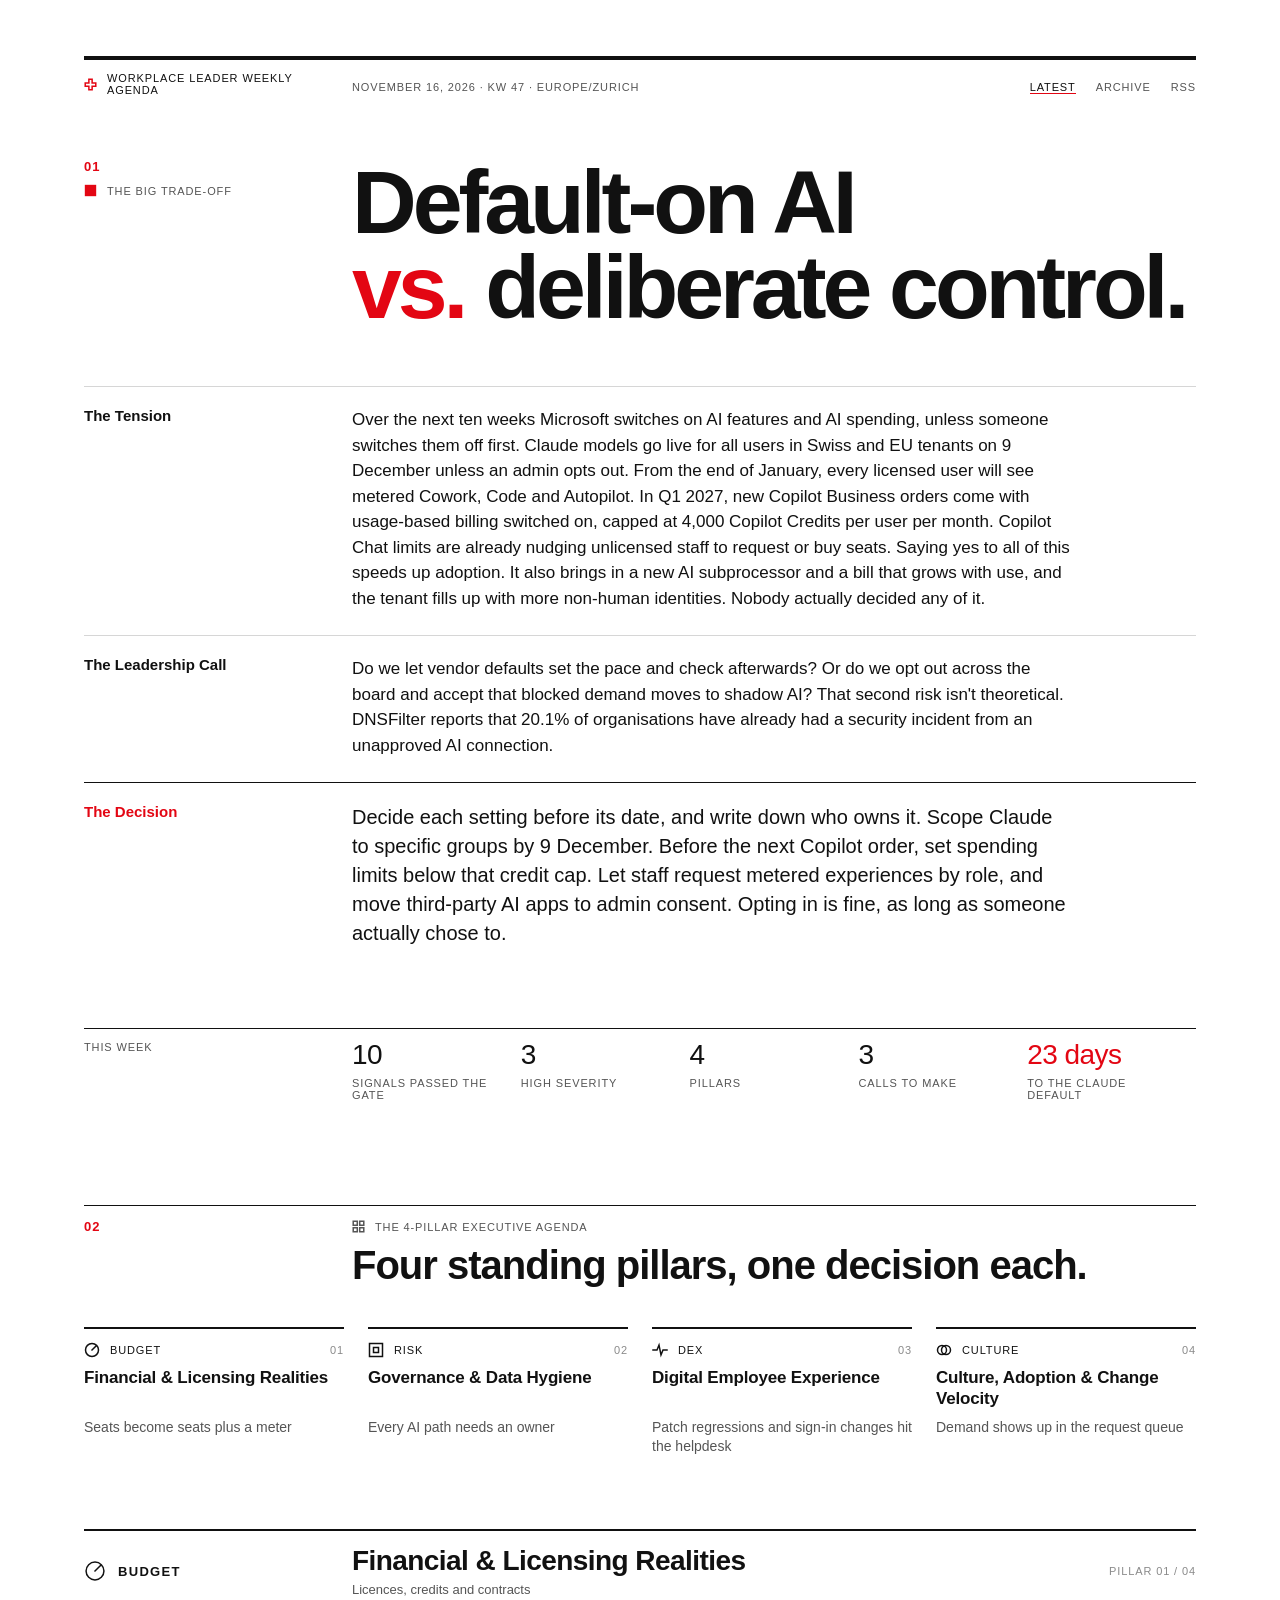
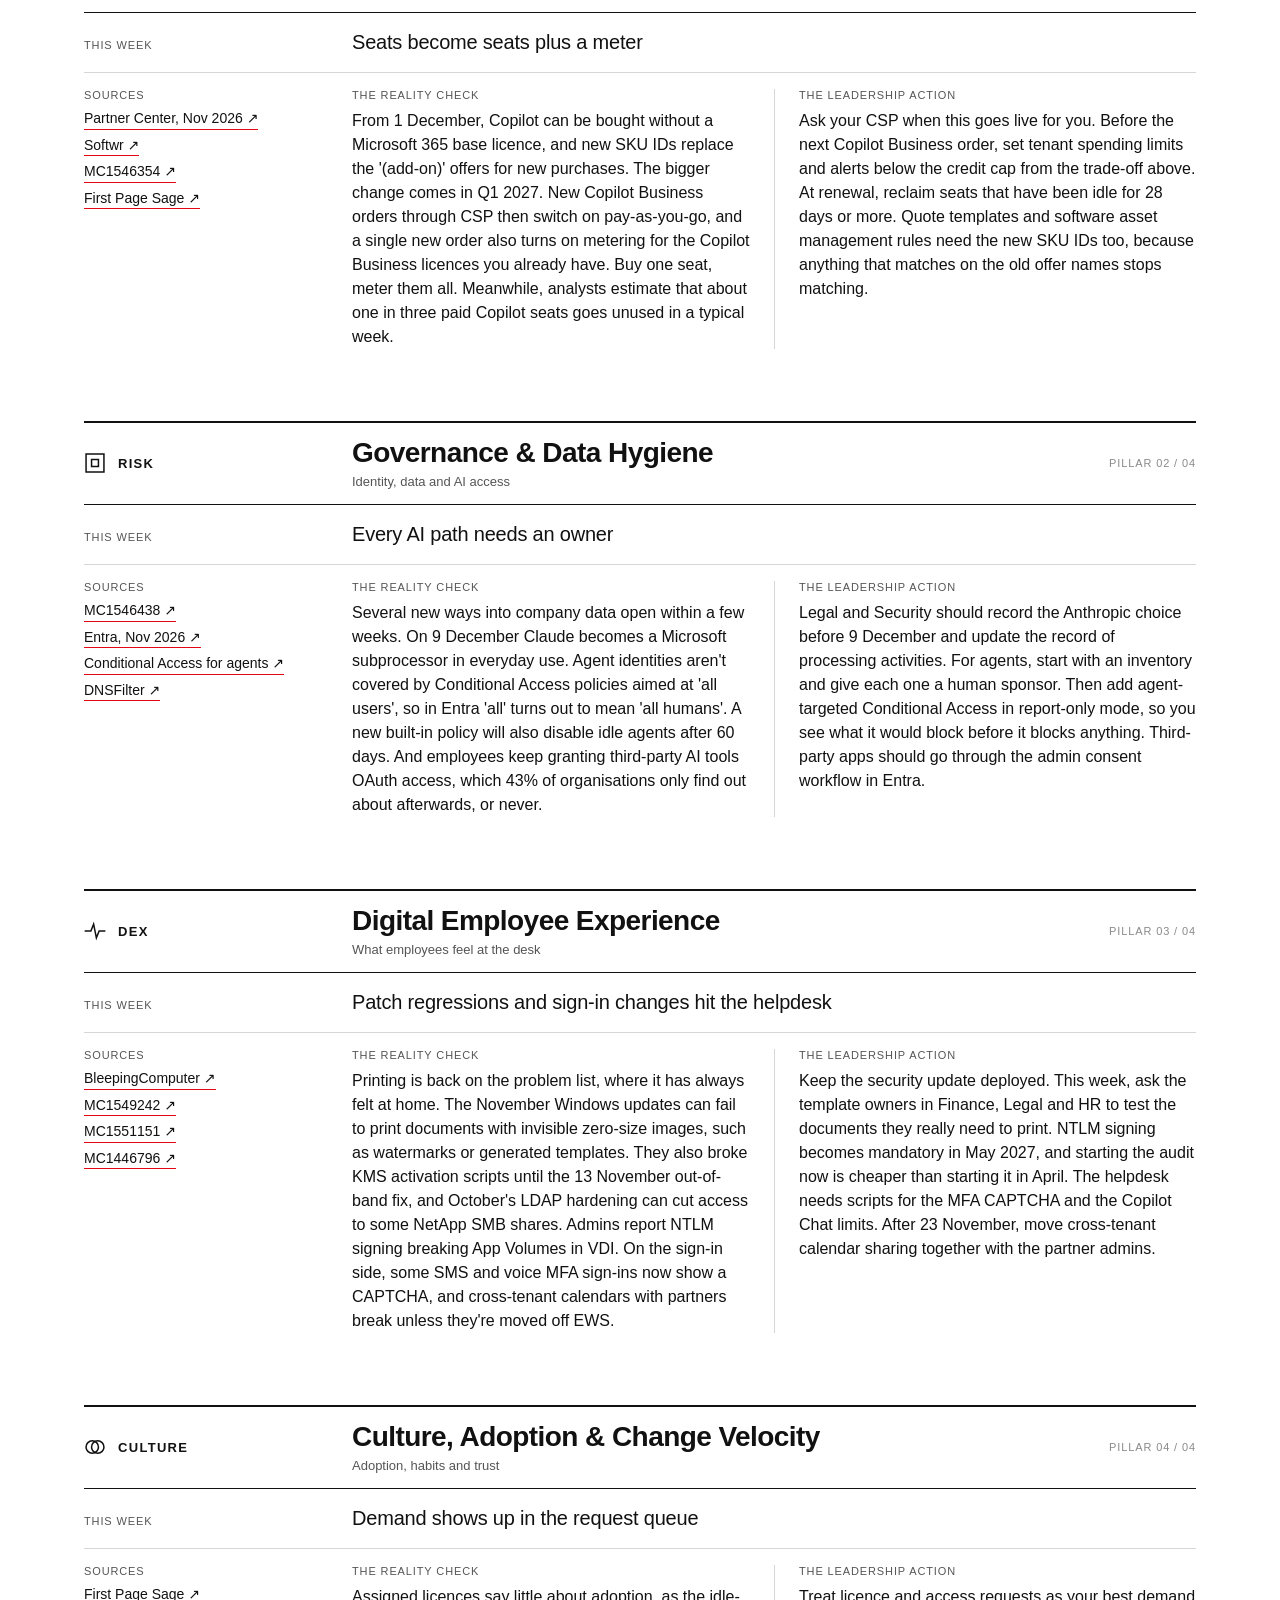
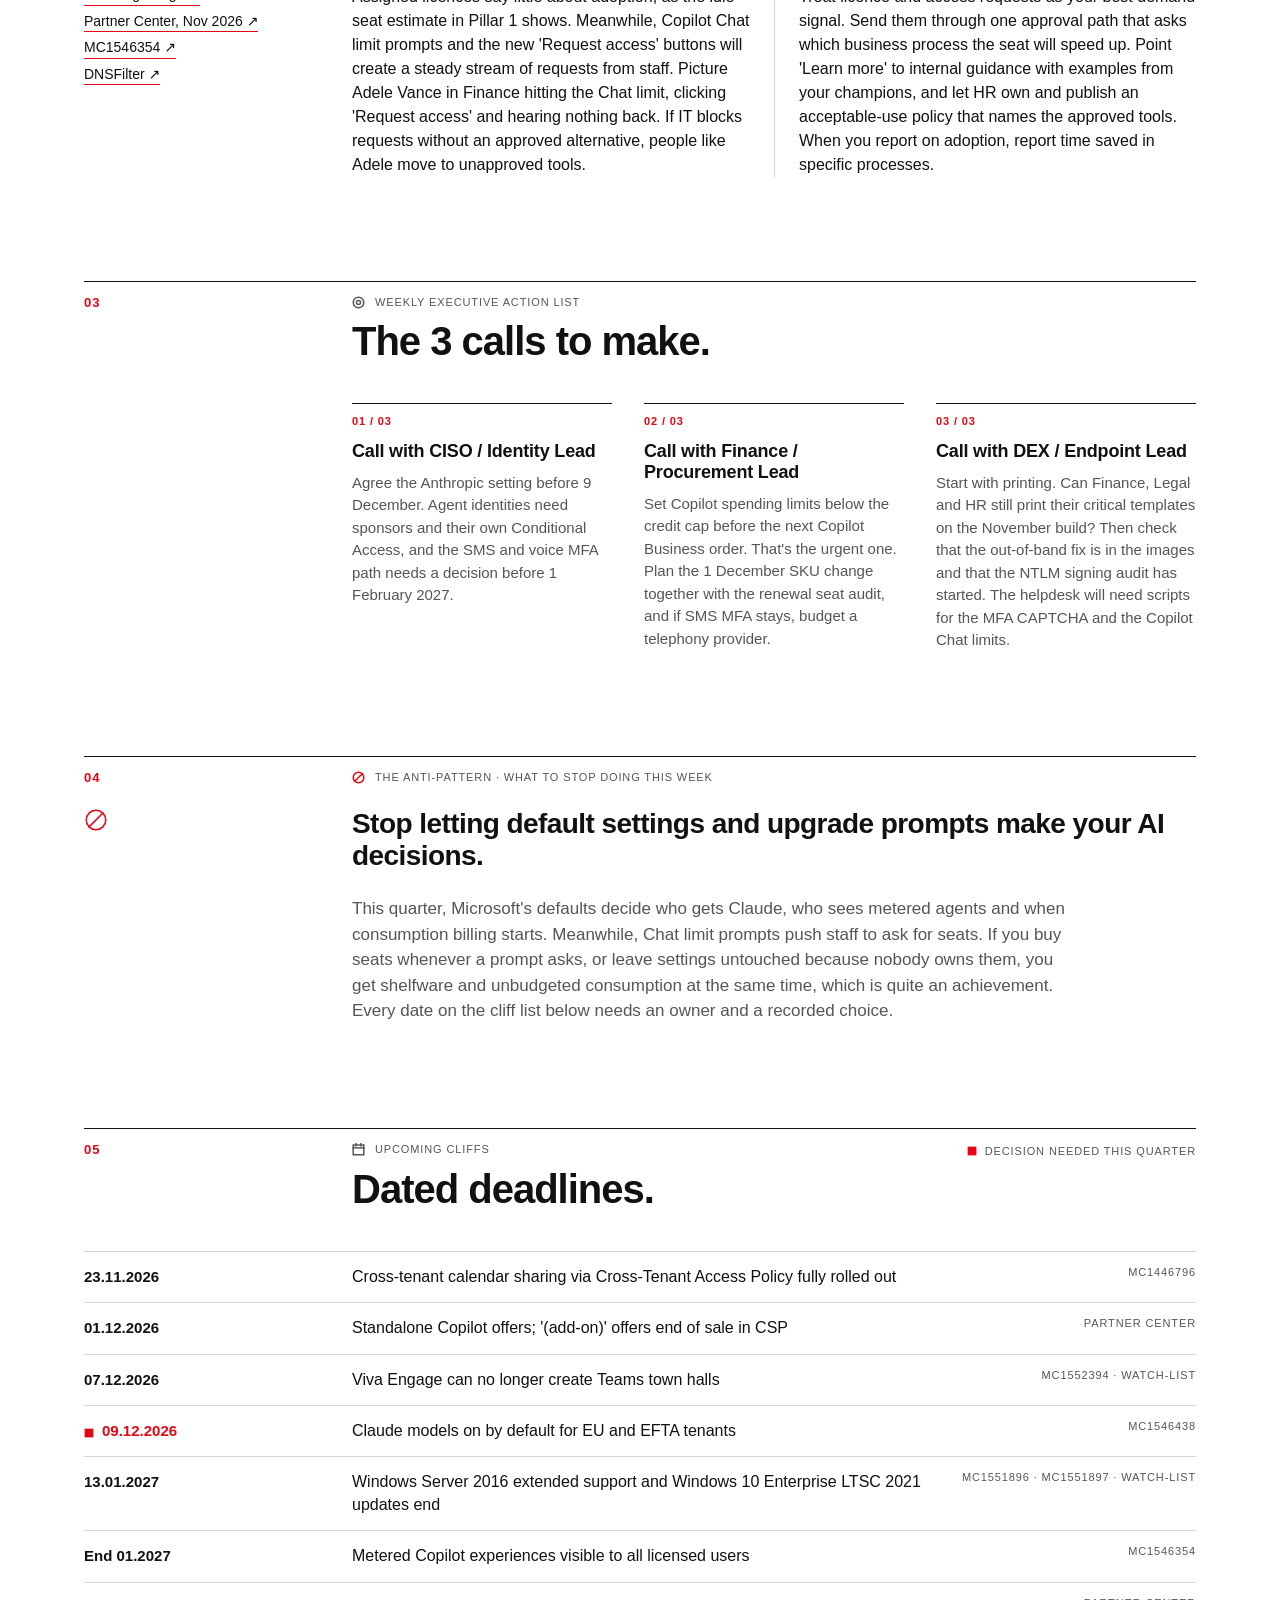
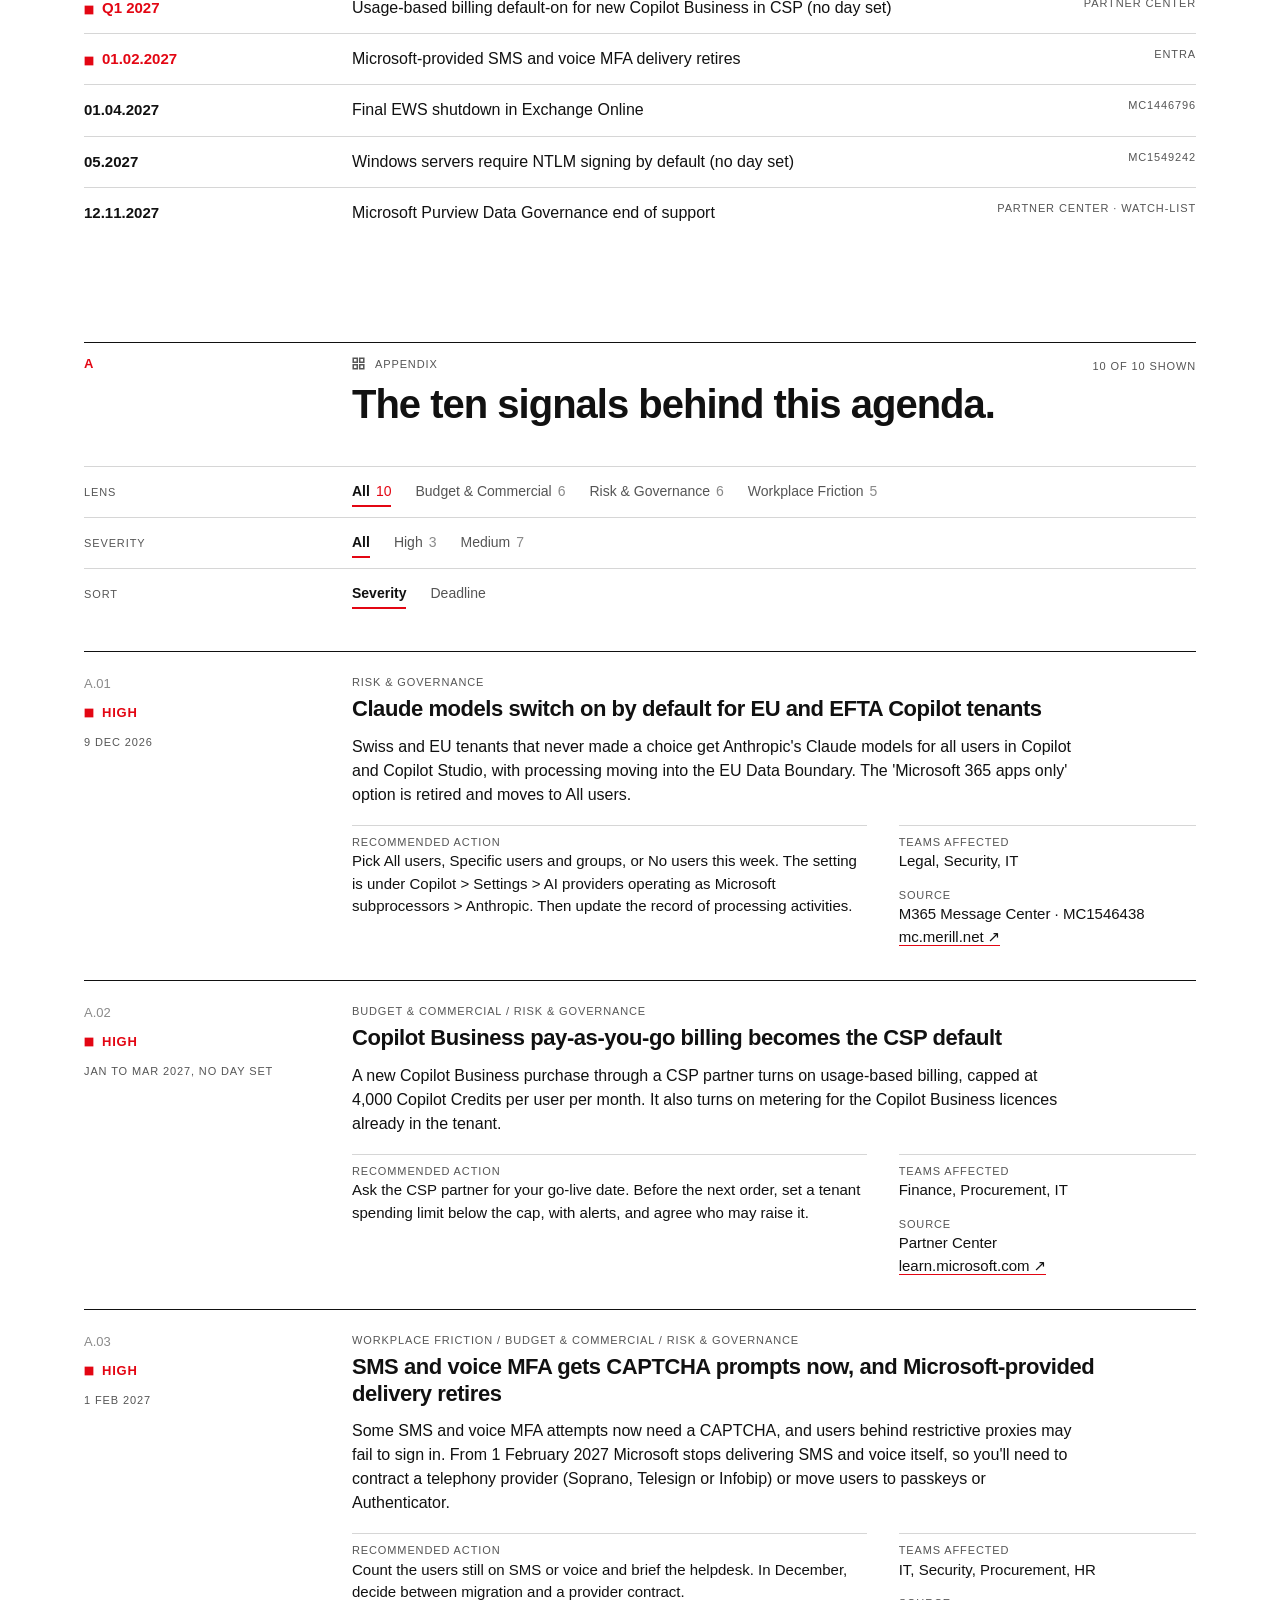
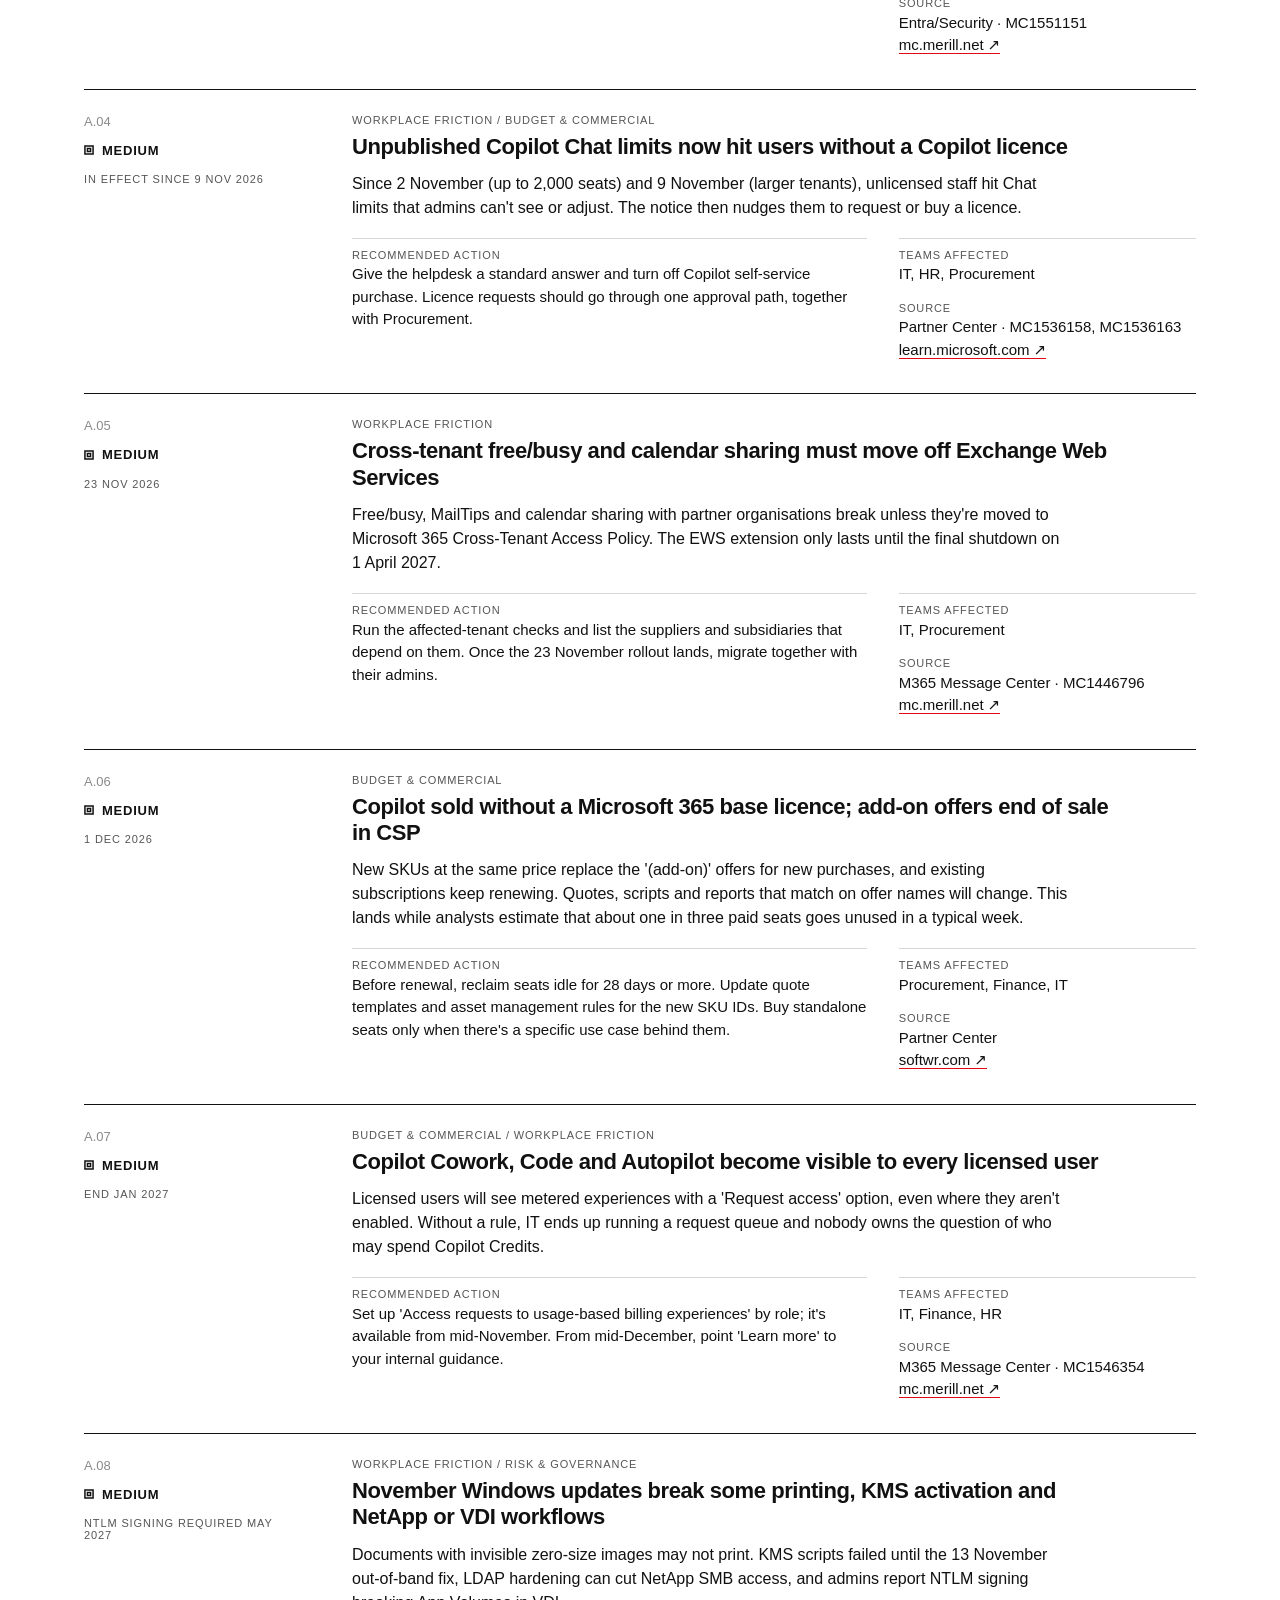
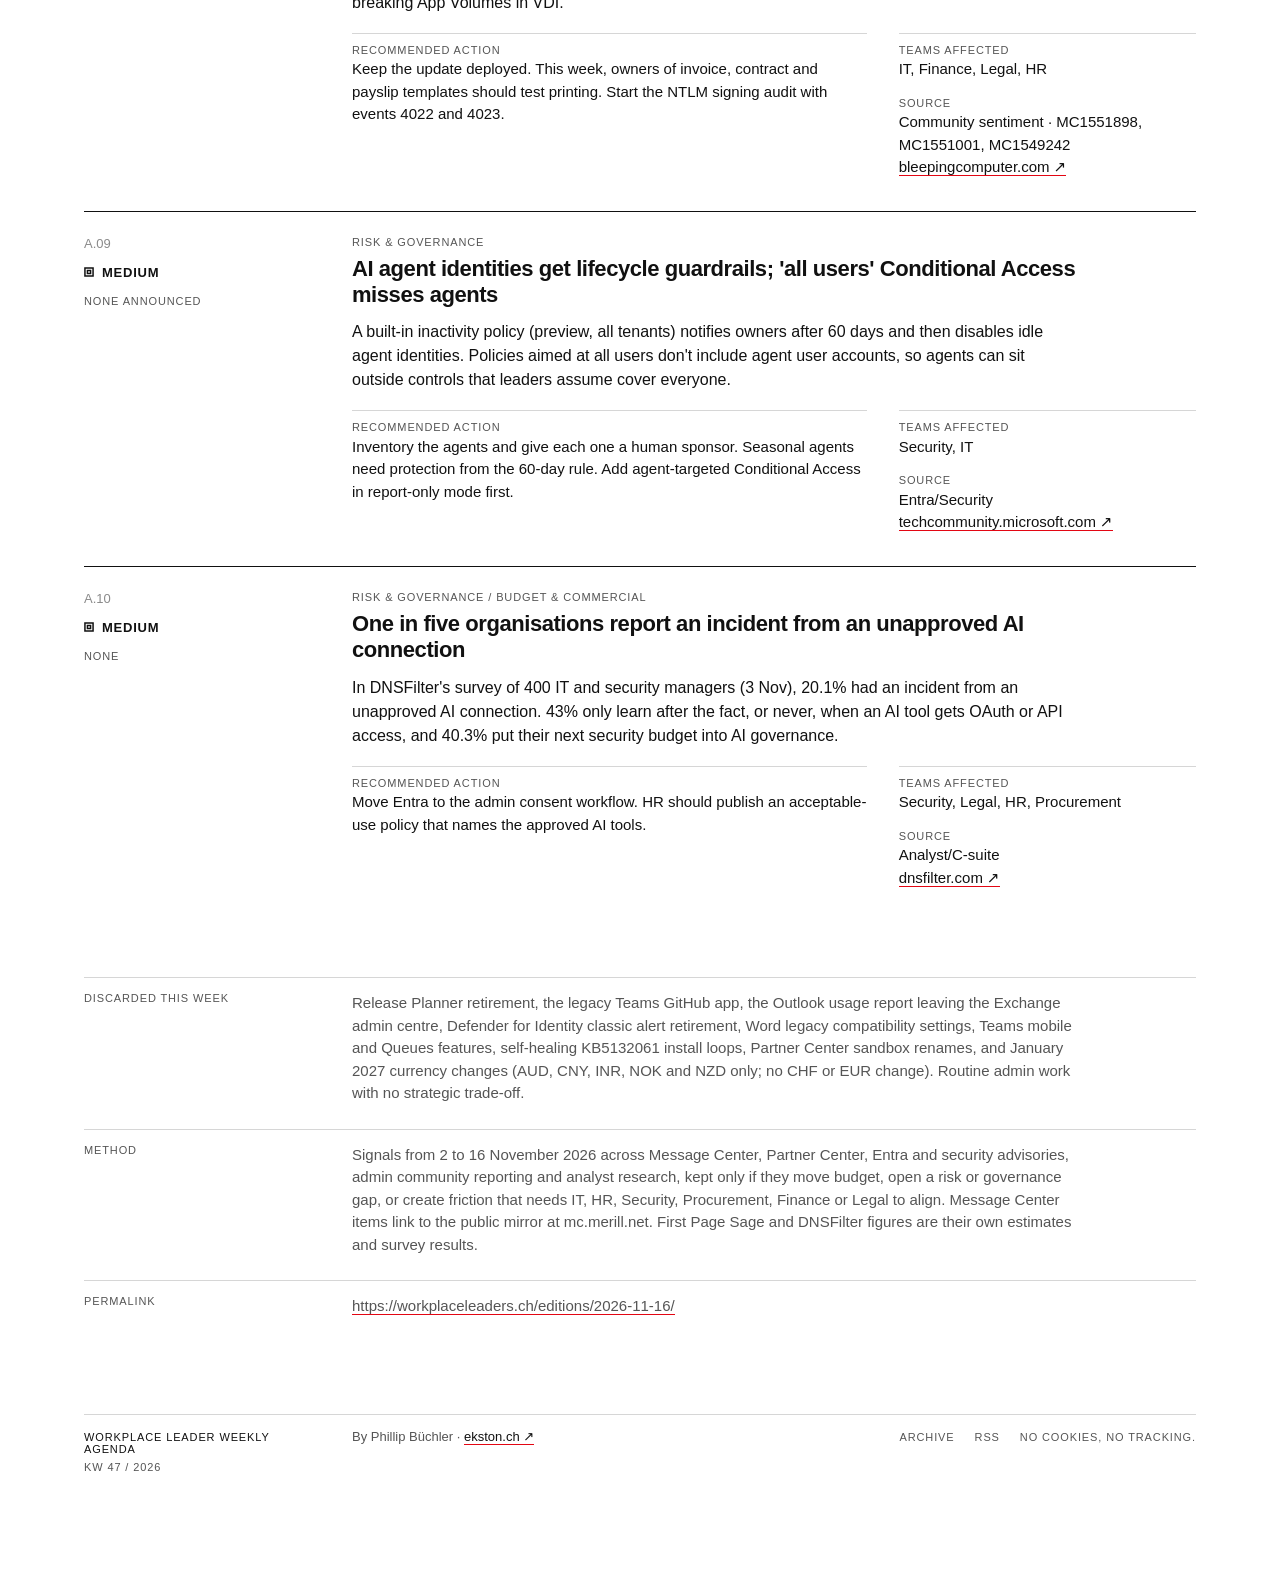
<file: index.html>
<!doctype html>
<html lang="en-CH">
<head>
<meta charset="utf-8">
<meta name="viewport" content="width=device-width, initial-scale=1">
<title>Workplace Leader Weekly Agenda: Default-On AI vs. Deliberate Control</title>
<meta name="description" content="Over the next ten weeks Microsoft switches on AI features and AI spending unless someone says no. Claude arrives in Swiss and EU tenants on 9 December. Metered Copilot experiences show up from January, and pay-as-you-go billing for Copilot Business follows in Q1 2027. Each setting needs a decision and an owner before its date.">
<link rel="canonical" href="https://workplaceleaders.ch/editions/2026-11-16/">
<meta property="og:site_name" content="Workplace Leader Weekly Agenda">
<meta property="og:type" content="article">
<meta property="og:title" content="Workplace Leader Weekly Agenda: Default-On AI vs. Deliberate Control">
<meta property="og:description" content="Over the next ten weeks Microsoft switches on AI features and AI spending unless someone says no. Claude arrives in Swiss and EU tenants on 9 December. Metered Copilot experiences show up from January, and pay-as-you-go billing for Copilot Business follows in Q1 2027. Each setting needs a decision and an owner before its date.">
<meta property="og:url" content="https://workplaceleaders.ch/editions/2026-11-16/">
<meta name="twitter:card" content="summary">
<meta name="color-scheme" content="light dark">
<link rel="icon" href="favicon.svg" type="image/svg+xml">
<link rel="alternate" type="application/rss+xml" title="Workplace Leader Weekly Agenda" href="https://workplaceleaders.ch/feed.xml">
<link rel="stylesheet" href="assets/style.css">
</head>
<body>
<div class="page">
<header class="row mast">
  <div class="l label"><a class="brand" href="./"><svg class="mk red" width="13" height="13" viewBox="0 0 16 16" aria-hidden="true"><polygon points="6,1.5 10,1.5 10,6 14.5,6 14.5,10 10,10 10,14.5 6,14.5 6,10 1.5,10 1.5,6 6,6"/></svg>Workplace Leader Weekly Agenda</a></div>
  <div class="r label"><span>November 16, 2026 · KW 47 · Europe/Zurich</span><nav aria-label="Site"><a href="./" aria-current="page">Latest</a><a href="archive/">Archive</a><a href="feed.xml">RSS</a></nav></div>
</header>
<section class="row hero" aria-labelledby="tradeoff">
  <div class="l"><div class="secnum">01</div><div style="margin-top:10px"><span class="label kick"><svg class="mk red" width="13" height="13" viewBox="0 0 16 16" aria-hidden="true"><rect class="solid" x="1" y="1" width="14" height="14"/></svg>The Big Trade-Off</span></div></div>
  <div class="r"><h1 id="tradeoff">Default-on AI<br><span class="red">vs.</span> deliberate control.</h1></div>
</section>
<div style="margin-top:56px">
<div class="trade row hair-l"><div class="l k">The Tension</div><p class="r body">Over the next ten weeks Microsoft switches on AI features and AI spending, unless someone switches them off first. Claude models go live for all users in Swiss and EU tenants on 9 December unless an admin opts out. From the end of January, every licensed user will see metered Cowork, Code and Autopilot. In Q1 2027, new Copilot Business orders come with usage-based billing switched on, capped at 4,000 Copilot Credits per user per month. Copilot Chat limits are already nudging unlicensed staff to request or buy seats. Saying yes to all of this speeds up adoption. It also brings in a new AI subprocessor and a bill that grows with use, and the tenant fills up with more non-human identities. Nobody actually decided any of it.</p></div>
<div class="trade row hair-l"><div class="l k">The Leadership Call</div><p class="r body">Do we let vendor defaults set the pace and check afterwards? Or do we opt out across the board and accept that blocked demand moves to shadow AI? That second risk isn&#x27;t theoretical. DNSFilter reports that 20.1% of organisations have already had a security incident from an unapproved AI connection.</p></div>
<div class="trade row hair decision"><div class="l k">The Decision</div><p class="r body">Decide each setting before its date, and write down who owns it. Scope Claude to specific groups by 9 December. Before the next Copilot order, set spending limits below that credit cap. Let staff request metered experiences by role, and move third-party AI apps to admin consent. Opting in is fine, as long as someone actually chose to.</p></div>
</div>
<div class="row figs hair"><div class="l label" style="padding-top:12px">This week</div><div class="r"><div class="fig"><div class="v">10</div><div class="label" style="margin-top:8px">Signals passed the gate</div></div><div class="fig"><div class="v">3</div><div class="label" style="margin-top:8px">High severity</div></div><div class="fig"><div class="v">4</div><div class="label" style="margin-top:8px">Pillars</div></div><div class="fig"><div class="v">3</div><div class="label" style="margin-top:8px">Calls to make</div></div><div class="fig"><div class="v red">23 days</div><div class="label" style="margin-top:8px">To the Claude default</div></div></div></div>
<div class="hair row sechead">
  <div class="l"><div class="secnum">02</div></div>
  <div class="r"><div class="top"><span class="label kick"><svg class="mk" width="13" height="13" viewBox="0 0 16 16" aria-hidden="true"><rect x="1.5" y="1.5" width="5" height="5"/><rect x="9.5" y="1.5" width="5" height="5"/><rect x="1.5" y="9.5" width="5" height="5"/><rect x="9.5" y="9.5" width="5" height="5"/></svg>The 4-Pillar Executive Agenda</span></div><h2>Four standing pillars, one decision each.</h2></div>
</div>
<nav class="pstrip" aria-label="The four pillars">
  <a class="pcell" href="#pillar-budget">
    <span class="ptop"><span class="label kick ink"><svg class="mk" width="16" height="16" viewBox="0 0 16 16" aria-hidden="true"><circle cx="8" cy="8" r="6.5"/><line x1="8" y1="8" x2="12" y2="4"/></svg>Budget</span><span class="label pno">01</span></span>
    <span class="pcname">Financial &amp; Licensing Realities</span>
    <span class="pcsub">Seats become seats plus a meter</span>
  </a><a class="pcell" href="#pillar-risk">
    <span class="ptop"><span class="label kick ink"><svg class="mk" width="16" height="16" viewBox="0 0 16 16" aria-hidden="true"><rect x="1.5" y="1.5" width="13" height="13"/><rect x="5.5" y="5.5" width="5" height="5"/></svg>Risk</span><span class="label pno">02</span></span>
    <span class="pcname">Governance &amp; Data Hygiene</span>
    <span class="pcsub">Every AI path needs an owner</span>
  </a><a class="pcell" href="#pillar-dex">
    <span class="ptop"><span class="label kick ink"><svg class="mk" width="16" height="16" viewBox="0 0 16 16" aria-hidden="true"><polyline points="1,8 5,8 7,3 9,13 11,8 15,8"/></svg>DEX</span><span class="label pno">03</span></span>
    <span class="pcname">Digital Employee Experience</span>
    <span class="pcsub">Patch regressions and sign-in changes hit the helpdesk</span>
  </a><a class="pcell" href="#pillar-culture">
    <span class="ptop"><span class="label kick ink"><svg class="mk" width="16" height="16" viewBox="0 0 16 16" aria-hidden="true"><circle cx="6" cy="8" r="4.5"/><circle cx="10" cy="8" r="4.5"/></svg>Culture</span><span class="label pno">04</span></span>
    <span class="pcname">Culture, Adoption &amp; Change Velocity</span>
    <span class="pcsub">Demand shows up in the request queue</span>
  </a>
</nav>
<section class="pillar" id="pillar-budget" aria-labelledby="pn-budget">
  <header class="pmast">
    <div class="ptag"><svg class="mk" width="22" height="22" viewBox="0 0 16 16" aria-hidden="true"><circle cx="8" cy="8" r="6.5"/><line x1="8" y1="8" x2="12" y2="4"/></svg><span class="label ink">Budget</span></div>
    <div class="ptitle"><h3 class="pname" id="pn-budget">Financial &amp; Licensing Realities</h3><div class="pstrap">Licences, credits and contracts</div></div>
    <div class="label pno">Pillar 01 / 04</div>
  </header>
  <div class="pgrid pweek">
    <div class="label">This week</div>
    <p class="psub">Seats become seats plus a meter</p>
  </div>
  <div class="pgrid pcols">
    <div class="psrc"><div class="label">Sources</div><div class="links"><a class="src" href="https://learn.microsoft.com/en-us/partner-center/announcements/2026-november" rel="noopener">Partner Center, Nov 2026 ↗</a><a class="src" href="https://www.softwr.com/news/microsoft-copilot-licensing-changes-2026" rel="noopener">Softwr ↗</a><a class="src" href="https://mc.merill.net/message/MC1546354" rel="noopener">MC1546354 ↗</a><a class="src" href="https://firstpagesage.com/seo-blog/microsoft-copilot-usage-statistics/" rel="noopener">First Page Sage ↗</a></div></div>
    <div class="pc"><div class="label">The Reality Check</div><p class="body">From 1 December, Copilot can be bought without a Microsoft 365 base licence, and new SKU IDs replace the &#x27;(add-on)&#x27; offers for new purchases. The bigger change comes in Q1 2027. New Copilot Business orders through CSP then switch on pay-as-you-go, and a single new order also turns on metering for the Copilot Business licences you already have. Buy one seat, meter them all. Meanwhile, analysts estimate that about one in three paid Copilot seats goes unused in a typical week.</p></div>
    <div class="pc act"><div class="label red">The Leadership Action</div><p class="body">Ask your CSP when this goes live for you. Before the next Copilot Business order, set tenant spending limits and alerts below the credit cap from the trade-off above. At renewal, reclaim seats that have been idle for 28 days or more. Quote templates and software asset management rules need the new SKU IDs too, because anything that matches on the old offer names stops matching.</p></div>
  </div>
</section>
<section class="pillar" id="pillar-risk" aria-labelledby="pn-risk">
  <header class="pmast">
    <div class="ptag"><svg class="mk" width="22" height="22" viewBox="0 0 16 16" aria-hidden="true"><rect x="1.5" y="1.5" width="13" height="13"/><rect x="5.5" y="5.5" width="5" height="5"/></svg><span class="label ink">Risk</span></div>
    <div class="ptitle"><h3 class="pname" id="pn-risk">Governance &amp; Data Hygiene</h3><div class="pstrap">Identity, data and AI access</div></div>
    <div class="label pno">Pillar 02 / 04</div>
  </header>
  <div class="pgrid pweek">
    <div class="label">This week</div>
    <p class="psub">Every AI path needs an owner</p>
  </div>
  <div class="pgrid pcols">
    <div class="psrc"><div class="label">Sources</div><div class="links"><a class="src" href="https://mc.merill.net/message/MC1546438" rel="noopener">MC1546438 ↗</a><a class="src" href="https://techcommunity.microsoft.com/blog/microsoft-entra-blog/what%E2%80%99s-new-in-microsoft-entra-november-2026/4556457" rel="noopener">Entra, Nov 2026 ↗</a><a class="src" href="https://learn.microsoft.com/en-us/entra/identity/conditional-access/agent-id" rel="noopener">Conditional Access for agents ↗</a><a class="src" href="https://www.dnsfilter.com/newsroom/dnsfilter-research-finds-one-in-five-organizations-have-been-hit-by-shadow-ai-incidents-as-ai-governance-tops-security-spending-plans" rel="noopener">DNSFilter ↗</a></div></div>
    <div class="pc"><div class="label">The Reality Check</div><p class="body">Several new ways into company data open within a few weeks. On 9 December Claude becomes a Microsoft subprocessor in everyday use. Agent identities aren&#x27;t covered by Conditional Access policies aimed at &#x27;all users&#x27;, so in Entra &#x27;all&#x27; turns out to mean &#x27;all humans&#x27;. A new built-in policy will also disable idle agents after 60 days. And employees keep granting third-party AI tools OAuth access, which 43% of organisations only find out about afterwards, or never.</p></div>
    <div class="pc act"><div class="label red">The Leadership Action</div><p class="body">Legal and Security should record the Anthropic choice before 9 December and update the record of processing activities. For agents, start with an inventory and give each one a human sponsor. Then add agent-targeted Conditional Access in report-only mode, so you see what it would block before it blocks anything. Third-party apps should go through the admin consent workflow in Entra.</p></div>
  </div>
</section>
<section class="pillar" id="pillar-dex" aria-labelledby="pn-dex">
  <header class="pmast">
    <div class="ptag"><svg class="mk" width="22" height="22" viewBox="0 0 16 16" aria-hidden="true"><polyline points="1,8 5,8 7,3 9,13 11,8 15,8"/></svg><span class="label ink">DEX</span></div>
    <div class="ptitle"><h3 class="pname" id="pn-dex">Digital Employee Experience</h3><div class="pstrap">What employees feel at the desk</div></div>
    <div class="label pno">Pillar 03 / 04</div>
  </header>
  <div class="pgrid pweek">
    <div class="label">This week</div>
    <p class="psub">Patch regressions and sign-in changes hit the helpdesk</p>
  </div>
  <div class="pgrid pcols">
    <div class="psrc"><div class="label">Sources</div><div class="links"><a class="src" href="https://www.bleepingcomputer.com/news/microsoft/microsoft-says-november-security-updates-cause-printing-issues/" rel="noopener">BleepingComputer ↗</a><a class="src" href="https://mc.merill.net/message/MC1549242" rel="noopener">MC1549242 ↗</a><a class="src" href="https://mc.merill.net/message/MC1551151" rel="noopener">MC1551151 ↗</a><a class="src" href="https://mc.merill.net/message/MC1446796" rel="noopener">MC1446796 ↗</a></div></div>
    <div class="pc"><div class="label">The Reality Check</div><p class="body">Printing is back on the problem list, where it has always felt at home. The November Windows updates can fail to print documents with invisible zero-size images, such as watermarks or generated templates. They also broke KMS activation scripts until the 13 November out-of-band fix, and October&#x27;s LDAP hardening can cut access to some NetApp SMB shares. Admins report NTLM signing breaking App Volumes in VDI. On the sign-in side, some SMS and voice MFA sign-ins now show a CAPTCHA, and cross-tenant calendars with partners break unless they&#x27;re moved off EWS.</p></div>
    <div class="pc act"><div class="label red">The Leadership Action</div><p class="body">Keep the security update deployed. This week, ask the template owners in Finance, Legal and HR to test the documents they really need to print. NTLM signing becomes mandatory in May 2027, and starting the audit now is cheaper than starting it in April. The helpdesk needs scripts for the MFA CAPTCHA and the Copilot Chat limits. After 23 November, move cross-tenant calendar sharing together with the partner admins.</p></div>
  </div>
</section>
<section class="pillar" id="pillar-culture" aria-labelledby="pn-culture">
  <header class="pmast">
    <div class="ptag"><svg class="mk" width="22" height="22" viewBox="0 0 16 16" aria-hidden="true"><circle cx="6" cy="8" r="4.5"/><circle cx="10" cy="8" r="4.5"/></svg><span class="label ink">Culture</span></div>
    <div class="ptitle"><h3 class="pname" id="pn-culture">Culture, Adoption &amp; Change Velocity</h3><div class="pstrap">Adoption, habits and trust</div></div>
    <div class="label pno">Pillar 04 / 04</div>
  </header>
  <div class="pgrid pweek">
    <div class="label">This week</div>
    <p class="psub">Demand shows up in the request queue</p>
  </div>
  <div class="pgrid pcols">
    <div class="psrc"><div class="label">Sources</div><div class="links"><a class="src" href="https://firstpagesage.com/seo-blog/microsoft-copilot-usage-statistics/" rel="noopener">First Page Sage ↗</a><a class="src" href="https://learn.microsoft.com/en-us/partner-center/announcements/2026-november" rel="noopener">Partner Center, Nov 2026 ↗</a><a class="src" href="https://mc.merill.net/message/MC1546354" rel="noopener">MC1546354 ↗</a><a class="src" href="https://www.dnsfilter.com/newsroom/dnsfilter-research-finds-one-in-five-organizations-have-been-hit-by-shadow-ai-incidents-as-ai-governance-tops-security-spending-plans" rel="noopener">DNSFilter ↗</a></div></div>
    <div class="pc"><div class="label">The Reality Check</div><p class="body">Assigned licences say little about adoption, as the idle-seat estimate in Pillar 1 shows. Meanwhile, Copilot Chat limit prompts and the new &#x27;Request access&#x27; buttons will create a steady stream of requests from staff. Picture Adele Vance in Finance hitting the Chat limit, clicking &#x27;Request access&#x27; and hearing nothing back. If IT blocks requests without an approved alternative, people like Adele move to unapproved tools.</p></div>
    <div class="pc act"><div class="label red">The Leadership Action</div><p class="body">Treat licence and access requests as your best demand signal. Send them through one approval path that asks which business process the seat will speed up. Point &#x27;Learn more&#x27; to internal guidance with examples from your champions, and let HR own and publish an acceptable-use policy that names the approved tools. When you report on adoption, report time saved in specific processes.</p></div>
  </div>
</section>
<div class="hair row sechead">
  <div class="l"><div class="secnum">03</div></div>
  <div class="r"><div class="top"><span class="label kick"><svg class="mk" width="13" height="13" viewBox="0 0 16 16" aria-hidden="true"><circle cx="8" cy="8" r="6.5"/><circle cx="8" cy="8" r="2.5"/></svg>Weekly Executive Action List</span></div><h2>The 3 calls to make.</h2></div>
</div>
<div class="row calls"><div class="l"></div><div class="r"><div class="call hair"><div class="n">01 / 03</div><div class="who">Call with CISO / Identity Lead</div><p class="body">Agree the Anthropic setting before 9 December. Agent identities need sponsors and their own Conditional Access, and the SMS and voice MFA path needs a decision before 1 February 2027.</p></div><div class="call hair"><div class="n">02 / 03</div><div class="who">Call with Finance / Procurement Lead</div><p class="body">Set Copilot spending limits below the credit cap before the next Copilot Business order. That&#x27;s the urgent one. Plan the 1 December SKU change together with the renewal seat audit, and if SMS MFA stays, budget a telephony provider.</p></div><div class="call hair"><div class="n">03 / 03</div><div class="who">Call with DEX / Endpoint Lead</div><p class="body">Start with printing. Can Finance, Legal and HR still print their critical templates on the November build? Then check that the out-of-band fix is in the images and that the NTLM signing audit has started. The helpdesk will need scripts for the MFA CAPTCHA and the Copilot Chat limits.</p></div></div></div>
<div class="hair row sechead">
  <div class="l"><div class="secnum">04</div></div>
  <div class="r"><div class="top"><span class="label kick"><svg class="mk red" width="13" height="13" viewBox="0 0 16 16" aria-hidden="true"><circle cx="8" cy="8" r="6.5"/><line x1="3.4" y1="12.6" x2="12.6" y2="3.4"/></svg>The Anti-Pattern · What to stop doing this week</span></div></div>
</div>
<div class="row anti">
  <div class="l"><svg class="mk red" width="24" height="24" viewBox="0 0 16 16" aria-hidden="true"><circle cx="8" cy="8" r="6.5"/><line x1="3.4" y1="12.6" x2="12.6" y2="3.4"/></svg></div>
  <div class="r"><div class="head">Stop letting default settings and upgrade prompts make your AI decisions.</div><p class="body">This quarter, Microsoft&#x27;s defaults decide who gets Claude, who sees metered agents and when consumption billing starts. Meanwhile, Chat limit prompts push staff to ask for seats. If you buy seats whenever a prompt asks, or leave settings untouched because nobody owns them, you get shelfware and unbudgeted consumption at the same time, which is quite an achievement. Every date on the cliff list below needs an owner and a recorded choice.</p></div>
</div>
<div class="hair row sechead">
  <div class="l"><div class="secnum">05</div></div>
  <div class="r"><div class="top"><span class="label kick"><svg class="mk" width="13" height="13" viewBox="0 0 16 16" aria-hidden="true"><rect x="1.5" y="2.5" width="13" height="12"/><line x1="1.5" y1="6" x2="14.5" y2="6"/><line x1="5" y1="1" x2="5" y2="3.5"/><line x1="11" y1="1" x2="11" y2="3.5"/></svg>Upcoming Cliffs</span><span class="label kick" style="gap:8px"><svg class="mk red" width="10" height="10" viewBox="0 0 16 16" aria-hidden="true"><rect class="solid" x="1" y="1" width="14" height="14"/></svg>Decision needed this quarter</span></div><h2>Dated deadlines.</h2></div>
</div>
<div class="row cliff hair-l"><div class="l">23.11.2026</div><div class="r"><span class="what">Cross-tenant calendar sharing via Cross-Tenant Access Policy fully rolled out</span><span class="label">MC1446796</span></div></div>
<div class="row cliff hair-l"><div class="l">01.12.2026</div><div class="r"><span class="what">Standalone Copilot offers; &#x27;(add-on)&#x27; offers end of sale in CSP</span><span class="label">Partner Center</span></div></div>
<div class="row cliff hair-l"><div class="l">07.12.2026</div><div class="r"><span class="what">Viva Engage can no longer create Teams town halls</span><span class="label">MC1552394 · watch-list</span></div></div>
<div class="row cliff hair-l"><div class="l red"><span style="margin-right:8px"><svg class="mk red" width="10" height="10" viewBox="0 0 16 16" aria-hidden="true"><rect class="solid" x="1" y="1" width="14" height="14"/></svg></span>09.12.2026</div><div class="r"><span class="what">Claude models on by default for EU and EFTA tenants</span><span class="label">MC1546438</span></div></div>
<div class="row cliff hair-l"><div class="l">13.01.2027</div><div class="r"><span class="what">Windows Server 2016 extended support and Windows 10 Enterprise LTSC 2021 updates end</span><span class="label">MC1551896 · MC1551897 · watch-list</span></div></div>
<div class="row cliff hair-l"><div class="l">End 01.2027</div><div class="r"><span class="what">Metered Copilot experiences visible to all licensed users</span><span class="label">MC1546354</span></div></div>
<div class="row cliff hair-l"><div class="l red"><span style="margin-right:8px"><svg class="mk red" width="10" height="10" viewBox="0 0 16 16" aria-hidden="true"><rect class="solid" x="1" y="1" width="14" height="14"/></svg></span>Q1 2027</div><div class="r"><span class="what">Usage-based billing default-on for new Copilot Business in CSP (no day set)</span><span class="label">Partner Center</span></div></div>
<div class="row cliff hair-l"><div class="l red"><span style="margin-right:8px"><svg class="mk red" width="10" height="10" viewBox="0 0 16 16" aria-hidden="true"><rect class="solid" x="1" y="1" width="14" height="14"/></svg></span>01.02.2027</div><div class="r"><span class="what">Microsoft-provided SMS and voice MFA delivery retires</span><span class="label">Entra</span></div></div>
<div class="row cliff hair-l"><div class="l">01.04.2027</div><div class="r"><span class="what">Final EWS shutdown in Exchange Online</span><span class="label">MC1446796</span></div></div>
<div class="row cliff hair-l"><div class="l">05.2027</div><div class="r"><span class="what">Windows servers require NTLM signing by default (no day set)</span><span class="label">MC1549242</span></div></div>
<div class="row cliff hair-l"><div class="l">12.11.2027</div><div class="r"><span class="what">Microsoft Purview Data Governance end of support</span><span class="label">Partner Center · watch-list</span></div></div>
<div class="hair row sechead">
  <div class="l"><div class="secnum">A</div></div>
  <div class="r"><div class="top"><span class="label kick"><svg class="mk" width="13" height="13" viewBox="0 0 16 16" aria-hidden="true"><rect x="1.5" y="1.5" width="5" height="5"/><rect x="9.5" y="1.5" width="5" height="5"/><rect x="1.5" y="9.5" width="5" height="5"/><rect x="9.5" y="9.5" width="5" height="5"/></svg>Appendix</span><span class="label" data-shown>10 of 10 shown</span></div><h2>The ten signals behind this agenda.</h2></div>
</div>
<div class="filters">
<div class="row filter hair-l"><div class="l label">Lens</div><div class="r"><button type="button" data-key="lens" data-value="All" aria-pressed="true">All<span class="c">10</span></button><button type="button" data-key="lens" data-value="Budget" aria-pressed="false">Budget &amp; Commercial<span class="c">6</span></button><button type="button" data-key="lens" data-value="Risk" aria-pressed="false">Risk &amp; Governance<span class="c">6</span></button><button type="button" data-key="lens" data-value="Friction" aria-pressed="false">Workplace Friction<span class="c">5</span></button></div></div>
<div class="row filter hair-l"><div class="l label">Severity</div><div class="r"><button type="button" data-key="sev" data-value="All" aria-pressed="true">All</button><button type="button" data-key="sev" data-value="High" aria-pressed="false">High<span class="c">3</span></button><button type="button" data-key="sev" data-value="Medium" aria-pressed="false">Medium<span class="c">7</span></button></div></div>
<div class="row filter hair-l"><div class="l label">Sort</div><div class="r"><button type="button" data-key="sort" data-value="severity" aria-pressed="true">Severity</button><button type="button" data-key="sort" data-value="deadline" aria-pressed="false">Deadline</button></div></div>
</div>
<div class="items" data-items>
<article class="row item hair" data-lenses="Risk" data-sev="High" data-date="2026-12-09">
  <div class="l"><div class="idx">A.01</div><div class="sev red"><svg class="mk red" width="10" height="10" viewBox="0 0 16 16" aria-hidden="true"><rect class="solid" x="1" y="1" width="14" height="14"/></svg>High</div><div class="label" style="margin-top:14px">9 Dec 2026</div></div>
  <div class="r">
    <div class="label red">Risk &amp; Governance</div>
    <h4>Claude models switch on by default for EU and EFTA Copilot tenants</h4>
    <p class="body">Swiss and EU tenants that never made a choice get Anthropic&#x27;s Claude models for all users in Copilot and Copilot Studio, with processing moving into the EU Data Boundary. The &#x27;Microsoft 365 apps only&#x27; option is retired and moves to All users.</p>
    <div class="meta">
      <div class="wide hair-l"><div class="label">Recommended action</div><div>Pick All users, Specific users and groups, or No users this week. The setting is under Copilot &gt; Settings &gt; AI providers operating as Microsoft subprocessors &gt; Anthropic. Then update the record of processing activities.</div></div>
      <div class="narrow hair-l"><div class="label">Teams affected</div><div>Legal, Security, IT</div><div class="label" style="margin-top:14px">Source</div><div>M365 Message Center · MC1546438<br><a class="src" href="https://mc.merill.net/message/MC1546438" rel="noopener">mc.merill.net ↗</a></div></div>
    </div>
  </div>
</article>
<article class="row item hair" data-lenses="Budget Risk" data-sev="High" data-date="2027-01-15">
  <div class="l"><div class="idx">A.02</div><div class="sev red"><svg class="mk red" width="10" height="10" viewBox="0 0 16 16" aria-hidden="true"><rect class="solid" x="1" y="1" width="14" height="14"/></svg>High</div><div class="label" style="margin-top:14px">Jan to Mar 2027, no day set</div></div>
  <div class="r">
    <div class="label red">Budget &amp; Commercial  /  Risk &amp; Governance</div>
    <h4>Copilot Business pay-as-you-go billing becomes the CSP default</h4>
    <p class="body">A new Copilot Business purchase through a CSP partner turns on usage-based billing, capped at 4,000 Copilot Credits per user per month. It also turns on metering for the Copilot Business licences already in the tenant.</p>
    <div class="meta">
      <div class="wide hair-l"><div class="label">Recommended action</div><div>Ask the CSP partner for your go-live date. Before the next order, set a tenant spending limit below the cap, with alerts, and agree who may raise it.</div></div>
      <div class="narrow hair-l"><div class="label">Teams affected</div><div>Finance, Procurement, IT</div><div class="label" style="margin-top:14px">Source</div><div>Partner Center<br><a class="src" href="https://learn.microsoft.com/en-us/partner-center/announcements/2026-november" rel="noopener">learn.microsoft.com ↗</a></div></div>
    </div>
  </div>
</article>
<article class="row item hair" data-lenses="Friction Budget Risk" data-sev="High" data-date="2027-02-01">
  <div class="l"><div class="idx">A.03</div><div class="sev red"><svg class="mk red" width="10" height="10" viewBox="0 0 16 16" aria-hidden="true"><rect class="solid" x="1" y="1" width="14" height="14"/></svg>High</div><div class="label" style="margin-top:14px">1 Feb 2027</div></div>
  <div class="r">
    <div class="label red">Workplace Friction  /  Budget &amp; Commercial  /  Risk &amp; Governance</div>
    <h4>SMS and voice MFA gets CAPTCHA prompts now, and Microsoft-provided delivery retires</h4>
    <p class="body">Some SMS and voice MFA attempts now need a CAPTCHA, and users behind restrictive proxies may fail to sign in. From 1 February 2027 Microsoft stops delivering SMS and voice itself, so you&#x27;ll need to contract a telephony provider (Soprano, Telesign or Infobip) or move users to passkeys or Authenticator.</p>
    <div class="meta">
      <div class="wide hair-l"><div class="label">Recommended action</div><div>Count the users still on SMS or voice and brief the helpdesk. In December, decide between migration and a provider contract.</div></div>
      <div class="narrow hair-l"><div class="label">Teams affected</div><div>IT, Security, Procurement, HR</div><div class="label" style="margin-top:14px">Source</div><div>Entra/Security · MC1551151<br><a class="src" href="https://mc.merill.net/message/MC1551151" rel="noopener">mc.merill.net ↗</a></div></div>
    </div>
  </div>
</article>
<article class="row item hair" data-lenses="Budget" data-sev="Medium" data-date="2026-12-01">
  <div class="l"><div class="idx">A.04</div><div class="sev"><svg class="mk" width="10" height="10" viewBox="0 0 16 16" aria-hidden="true"><rect x="1.5" y="1.5" width="13" height="13"/><rect x="5.5" y="5.5" width="5" height="5"/></svg>Medium</div><div class="label" style="margin-top:14px">1 Dec 2026</div></div>
  <div class="r">
    <div class="label red">Budget &amp; Commercial</div>
    <h4>Copilot sold without a Microsoft 365 base licence; add-on offers end of sale in CSP</h4>
    <p class="body">New SKUs at the same price replace the &#x27;(add-on)&#x27; offers for new purchases, and existing subscriptions keep renewing. Quotes, scripts and reports that match on offer names will change. This lands while analysts estimate that about one in three paid seats goes unused in a typical week.</p>
    <div class="meta">
      <div class="wide hair-l"><div class="label">Recommended action</div><div>Before renewal, reclaim seats idle for 28 days or more. Update quote templates and asset management rules for the new SKU IDs. Buy standalone seats only when there&#x27;s a specific use case behind them.</div></div>
      <div class="narrow hair-l"><div class="label">Teams affected</div><div>Procurement, Finance, IT</div><div class="label" style="margin-top:14px">Source</div><div>Partner Center<br><a class="src" href="https://www.softwr.com/news/microsoft-copilot-licensing-changes-2026" rel="noopener">softwr.com ↗</a></div></div>
    </div>
  </div>
</article>
<article class="row item hair" data-lenses="Budget Friction" data-sev="Medium" data-date="2027-01-31">
  <div class="l"><div class="idx">A.05</div><div class="sev"><svg class="mk" width="10" height="10" viewBox="0 0 16 16" aria-hidden="true"><rect x="1.5" y="1.5" width="13" height="13"/><rect x="5.5" y="5.5" width="5" height="5"/></svg>Medium</div><div class="label" style="margin-top:14px">End Jan 2027</div></div>
  <div class="r">
    <div class="label red">Budget &amp; Commercial  /  Workplace Friction</div>
    <h4>Copilot Cowork, Code and Autopilot become visible to every licensed user</h4>
    <p class="body">Licensed users will see metered experiences with a &#x27;Request access&#x27; option, even where they aren&#x27;t enabled. Without a rule, IT ends up running a request queue and nobody owns the question of who may spend Copilot Credits.</p>
    <div class="meta">
      <div class="wide hair-l"><div class="label">Recommended action</div><div>Set up &#x27;Access requests to usage-based billing experiences&#x27; by role; it&#x27;s available from mid-November. From mid-December, point &#x27;Learn more&#x27; to your internal guidance.</div></div>
      <div class="narrow hair-l"><div class="label">Teams affected</div><div>IT, Finance, HR</div><div class="label" style="margin-top:14px">Source</div><div>M365 Message Center · MC1546354<br><a class="src" href="https://mc.merill.net/message/MC1546354" rel="noopener">mc.merill.net ↗</a></div></div>
    </div>
  </div>
</article>
<article class="row item hair" data-lenses="Friction Budget" data-sev="Medium" data-date="2026-11-09">
  <div class="l"><div class="idx">A.06</div><div class="sev"><svg class="mk" width="10" height="10" viewBox="0 0 16 16" aria-hidden="true"><rect x="1.5" y="1.5" width="13" height="13"/><rect x="5.5" y="5.5" width="5" height="5"/></svg>Medium</div><div class="label" style="margin-top:14px">In effect since 9 Nov 2026</div></div>
  <div class="r">
    <div class="label red">Workplace Friction  /  Budget &amp; Commercial</div>
    <h4>Unpublished Copilot Chat limits now hit users without a Copilot licence</h4>
    <p class="body">Since 2 November (up to 2,000 seats) and 9 November (larger tenants), unlicensed staff hit Chat limits that admins can&#x27;t see or adjust. The notice then nudges them to request or buy a licence.</p>
    <div class="meta">
      <div class="wide hair-l"><div class="label">Recommended action</div><div>Give the helpdesk a standard answer and turn off Copilot self-service purchase. Licence requests should go through one approval path, together with Procurement.</div></div>
      <div class="narrow hair-l"><div class="label">Teams affected</div><div>IT, HR, Procurement</div><div class="label" style="margin-top:14px">Source</div><div>Partner Center · MC1536158, MC1536163<br><a class="src" href="https://learn.microsoft.com/en-us/partner-center/announcements/2026-november" rel="noopener">learn.microsoft.com ↗</a></div></div>
    </div>
  </div>
</article>
<article class="row item hair" data-lenses="Risk" data-sev="Medium" data-date="2099-01-01">
  <div class="l"><div class="idx">A.07</div><div class="sev"><svg class="mk" width="10" height="10" viewBox="0 0 16 16" aria-hidden="true"><rect x="1.5" y="1.5" width="13" height="13"/><rect x="5.5" y="5.5" width="5" height="5"/></svg>Medium</div><div class="label" style="margin-top:14px">None announced</div></div>
  <div class="r">
    <div class="label red">Risk &amp; Governance</div>
    <h4>AI agent identities get lifecycle guardrails; &#x27;all users&#x27; Conditional Access misses agents</h4>
    <p class="body">A built-in inactivity policy (preview, all tenants) notifies owners after 60 days and then disables idle agent identities. Policies aimed at all users don&#x27;t include agent user accounts, so agents can sit outside controls that leaders assume cover everyone.</p>
    <div class="meta">
      <div class="wide hair-l"><div class="label">Recommended action</div><div>Inventory the agents and give each one a human sponsor. Seasonal agents need protection from the 60-day rule. Add agent-targeted Conditional Access in report-only mode first.</div></div>
      <div class="narrow hair-l"><div class="label">Teams affected</div><div>Security, IT</div><div class="label" style="margin-top:14px">Source</div><div>Entra/Security<br><a class="src" href="https://techcommunity.microsoft.com/blog/microsoft-entra-blog/what%E2%80%99s-new-in-microsoft-entra-november-2026/4556457" rel="noopener">techcommunity.microsoft.com ↗</a></div></div>
    </div>
  </div>
</article>
<article class="row item hair" data-lenses="Risk Budget" data-sev="Medium" data-date="2099-01-02">
  <div class="l"><div class="idx">A.08</div><div class="sev"><svg class="mk" width="10" height="10" viewBox="0 0 16 16" aria-hidden="true"><rect x="1.5" y="1.5" width="13" height="13"/><rect x="5.5" y="5.5" width="5" height="5"/></svg>Medium</div><div class="label" style="margin-top:14px">None</div></div>
  <div class="r">
    <div class="label red">Risk &amp; Governance  /  Budget &amp; Commercial</div>
    <h4>One in five organisations report an incident from an unapproved AI connection</h4>
    <p class="body">In DNSFilter&#x27;s survey of 400 IT and security managers (3 Nov), 20.1% had an incident from an unapproved AI connection. 43% only learn after the fact, or never, when an AI tool gets OAuth or API access, and 40.3% put their next security budget into AI governance.</p>
    <div class="meta">
      <div class="wide hair-l"><div class="label">Recommended action</div><div>Move Entra to the admin consent workflow. HR should publish an acceptable-use policy that names the approved AI tools.</div></div>
      <div class="narrow hair-l"><div class="label">Teams affected</div><div>Security, Legal, HR, Procurement</div><div class="label" style="margin-top:14px">Source</div><div>Analyst/C-suite<br><a class="src" href="https://www.dnsfilter.com/newsroom/dnsfilter-research-finds-one-in-five-organizations-have-been-hit-by-shadow-ai-incidents-as-ai-governance-tops-security-spending-plans" rel="noopener">dnsfilter.com ↗</a></div></div>
    </div>
  </div>
</article>
<article class="row item hair" data-lenses="Friction Risk" data-sev="Medium" data-date="2027-05-01">
  <div class="l"><div class="idx">A.09</div><div class="sev"><svg class="mk" width="10" height="10" viewBox="0 0 16 16" aria-hidden="true"><rect x="1.5" y="1.5" width="13" height="13"/><rect x="5.5" y="5.5" width="5" height="5"/></svg>Medium</div><div class="label" style="margin-top:14px">NTLM signing required May 2027</div></div>
  <div class="r">
    <div class="label red">Workplace Friction  /  Risk &amp; Governance</div>
    <h4>November Windows updates break some printing, KMS activation and NetApp or VDI workflows</h4>
    <p class="body">Documents with invisible zero-size images may not print. KMS scripts failed until the 13 November out-of-band fix, LDAP hardening can cut NetApp SMB access, and admins report NTLM signing breaking App Volumes in VDI.</p>
    <div class="meta">
      <div class="wide hair-l"><div class="label">Recommended action</div><div>Keep the update deployed. This week, owners of invoice, contract and payslip templates should test printing. Start the NTLM signing audit with events 4022 and 4023.</div></div>
      <div class="narrow hair-l"><div class="label">Teams affected</div><div>IT, Finance, Legal, HR</div><div class="label" style="margin-top:14px">Source</div><div>Community sentiment · MC1551898, MC1551001, MC1549242<br><a class="src" href="https://www.bleepingcomputer.com/news/microsoft/microsoft-says-november-security-updates-cause-printing-issues/" rel="noopener">bleepingcomputer.com ↗</a></div></div>
    </div>
  </div>
</article>
<article class="row item hair" data-lenses="Friction" data-sev="Medium" data-date="2026-11-23">
  <div class="l"><div class="idx">A.10</div><div class="sev"><svg class="mk" width="10" height="10" viewBox="0 0 16 16" aria-hidden="true"><rect x="1.5" y="1.5" width="13" height="13"/><rect x="5.5" y="5.5" width="5" height="5"/></svg>Medium</div><div class="label" style="margin-top:14px">23 Nov 2026</div></div>
  <div class="r">
    <div class="label red">Workplace Friction</div>
    <h4>Cross-tenant free/busy and calendar sharing must move off Exchange Web Services</h4>
    <p class="body">Free/busy, MailTips and calendar sharing with partner organisations break unless they&#x27;re moved to Microsoft 365 Cross-Tenant Access Policy. The EWS extension only lasts until the final shutdown on 1 April 2027.</p>
    <div class="meta">
      <div class="wide hair-l"><div class="label">Recommended action</div><div>Run the affected-tenant checks and list the suppliers and subsidiaries that depend on them. Once the 23 November rollout lands, migrate together with their admins.</div></div>
      <div class="narrow hair-l"><div class="label">Teams affected</div><div>IT, Procurement</div><div class="label" style="margin-top:14px">Source</div><div>M365 Message Center · MC1446796<br><a class="src" href="https://mc.merill.net/message/MC1446796" rel="noopener">mc.merill.net ↗</a></div></div>
    </div>
  </div>
</article>
</div>
<div class="row hair-l" style="margin-top:56px;padding-top:14px"><div class="l label">Discarded this week</div><p class="r body small">Release Planner retirement, the legacy Teams GitHub app, the Outlook usage report leaving the Exchange admin centre, Defender for Identity classic alert retirement, Word legacy compatibility settings, Teams mobile and Queues features, self-healing KB5132061 install loops, Partner Center sandbox renames, and January 2027 currency changes (AUD, CNY, INR, NOK and NZD only; no CHF or EUR change). Routine admin work with no strategic trade-off.</p></div>
<div class="row hair-l" style="margin-top:24px;padding-top:14px"><div class="l label">Method</div><p class="r body small">Signals from 2 to 16 November 2026 across Message Center, Partner Center, Entra and security advisories, admin community reporting and analyst research, kept only if they move budget, open a risk or governance gap, or create friction that needs IT, HR, Security, Procurement, Finance or Legal to align. Message Center items link to the public mirror at mc.merill.net. First Page Sage and DNSFilter figures are their own estimates and survey results.</p></div>
<div class="row hair-l" style="margin-top:24px;padding-top:14px"><div class="l label">Permalink</div><p class="r body small"><a class="src" href="https://workplaceleaders.ch/editions/2026-11-16/">https://workplaceleaders.ch/editions/2026-11-16/</a></p></div>
<script src="assets/filters.js" defer></script>
<footer class="foot">
  <div class="fl"><span class="label ink">Workplace Leader Weekly Agenda</span><span class="label">KW 47 / 2026</span></div>
  <div class="fr">
    <span class="by">By Phillip Büchler · <a class="src" href="https://ekston.ch" rel="noopener">ekston.ch ↗</a></span>
    <nav class="label fnav" aria-label="Footer"><a href="archive/">Archive</a><a href="feed.xml">RSS</a><span>No cookies, no tracking.</span></nav>
  </div>
</footer>
</div>
</body>
</html>
</file>
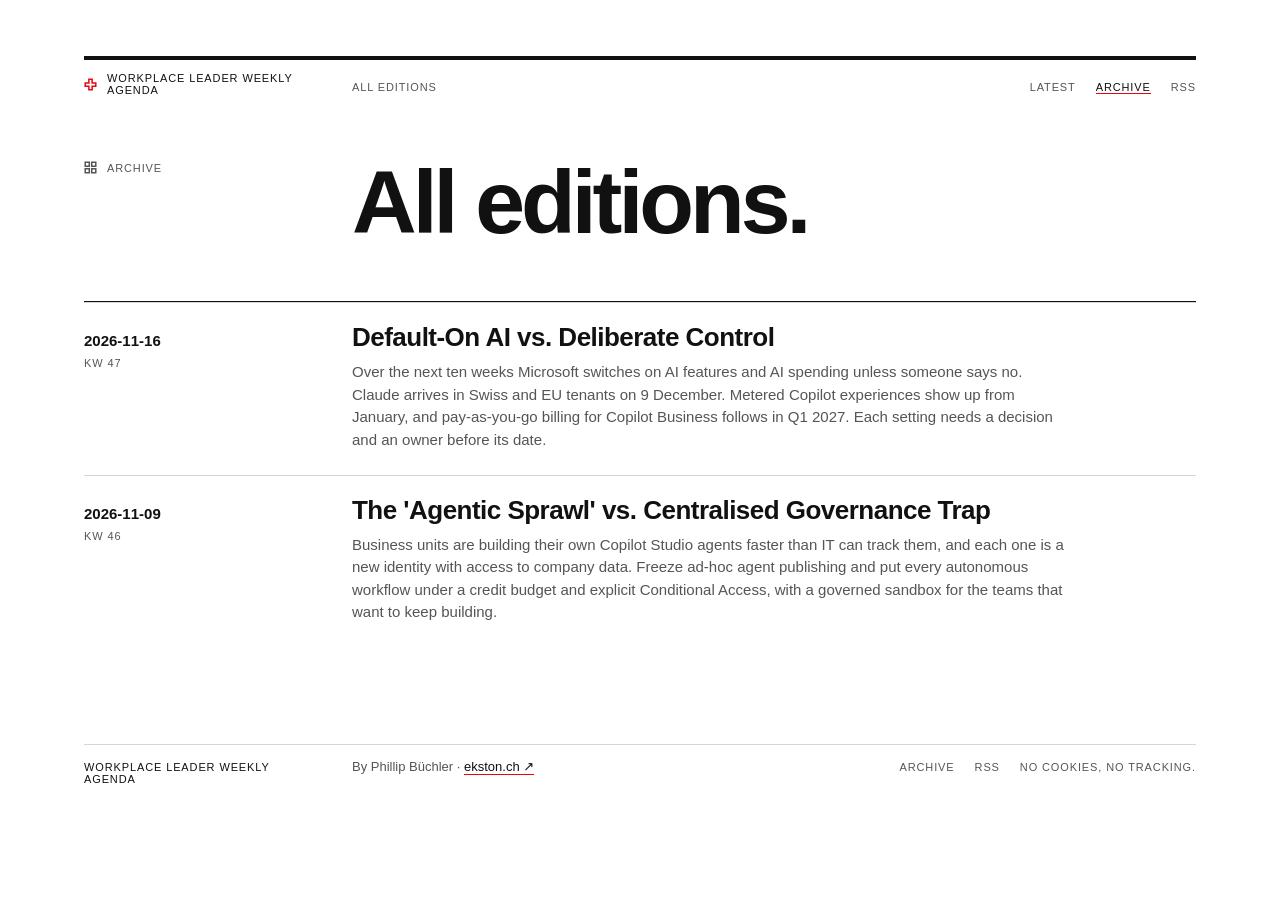
<file: archive/index.html>
<!doctype html>
<html lang="en-CH">
<head>
<meta charset="utf-8">
<meta name="viewport" content="width=device-width, initial-scale=1">
<title>Archive · Workplace Leader Weekly Agenda</title>
<meta name="description" content="All editions of the Workplace Leader Weekly Agenda.">
<link rel="canonical" href="https://workplaceleaders.ch/archive/">
<meta property="og:site_name" content="Workplace Leader Weekly Agenda">
<meta property="og:type" content="website">
<meta property="og:title" content="Archive · Workplace Leader Weekly Agenda">
<meta property="og:description" content="All editions of the Workplace Leader Weekly Agenda.">
<meta property="og:url" content="https://workplaceleaders.ch/archive/">
<meta name="twitter:card" content="summary">
<meta name="color-scheme" content="light dark">
<link rel="icon" href="../favicon.svg" type="image/svg+xml">
<link rel="alternate" type="application/rss+xml" title="Workplace Leader Weekly Agenda" href="https://workplaceleaders.ch/feed.xml">
<link rel="stylesheet" href="../assets/style.css">
</head>
<body>
<div class="page">
<header class="row mast">
  <div class="l label"><a class="brand" href="../"><svg class="mk red" width="13" height="13" viewBox="0 0 16 16" aria-hidden="true"><polygon points="6,1.5 10,1.5 10,6 14.5,6 14.5,10 10,10 10,14.5 6,14.5 6,10 1.5,10 1.5,6 6,6"/></svg>Workplace Leader Weekly Agenda</a></div>
  <div class="r label"><span>All editions</span><nav aria-label="Site"><a href="../">Latest</a><a href="../archive/" aria-current="page">Archive</a><a href="../feed.xml">RSS</a></nav></div>
</header>
<section class="row hero"><div class="l"><span class="label kick"><svg class="mk" width="13" height="13" viewBox="0 0 16 16" aria-hidden="true"><rect x="1.5" y="1.5" width="5" height="5"/><rect x="9.5" y="1.5" width="5" height="5"/><rect x="1.5" y="9.5" width="5" height="5"/><rect x="9.5" y="9.5" width="5" height="5"/></svg>Archive</span></div><div class="r"><h1>All editions.</h1></div></section>
<div style="margin-top:56px" class="hair"></div>
<div class="row arch hair-l"><div class="l"><div class="adate">2026-11-16</div><div class="label" style="margin-top:8px">KW 47</div></div><div class="r"><a class="t" href="../editions/2026-11-16/">Default-On AI vs. Deliberate Control</a><p class="body small" style="margin-top:8px">Over the next ten weeks Microsoft switches on AI features and AI spending unless someone says no. Claude arrives in Swiss and EU tenants on 9 December. Metered Copilot experiences show up from January, and pay-as-you-go billing for Copilot Business follows in Q1 2027. Each setting needs a decision and an owner before its date.</p></div></div>
<div class="row arch hair-l"><div class="l"><div class="adate">2026-11-09</div><div class="label" style="margin-top:8px">KW 46</div></div><div class="r"><a class="t" href="../editions/2026-11-09/">The &#x27;Agentic Sprawl&#x27; vs. Centralised Governance Trap</a><p class="body small" style="margin-top:8px">Business units are building their own Copilot Studio agents faster than IT can track them, and each one is a new identity with access to company data. Freeze ad-hoc agent publishing and put every autonomous workflow under a credit budget and explicit Conditional Access, with a governed sandbox for the teams that want to keep building.</p></div></div>
<footer class="foot">
  <div class="fl"><span class="label ink">Workplace Leader Weekly Agenda</span></div>
  <div class="fr">
    <span class="by">By Phillip Büchler · <a class="src" href="https://ekston.ch" rel="noopener">ekston.ch ↗</a></span>
    <nav class="label fnav" aria-label="Footer"><a href="../archive/">Archive</a><a href="../feed.xml">RSS</a><span>No cookies, no tracking.</span></nav>
  </div>
</footer>
</div>
</body>
</html>
</file>
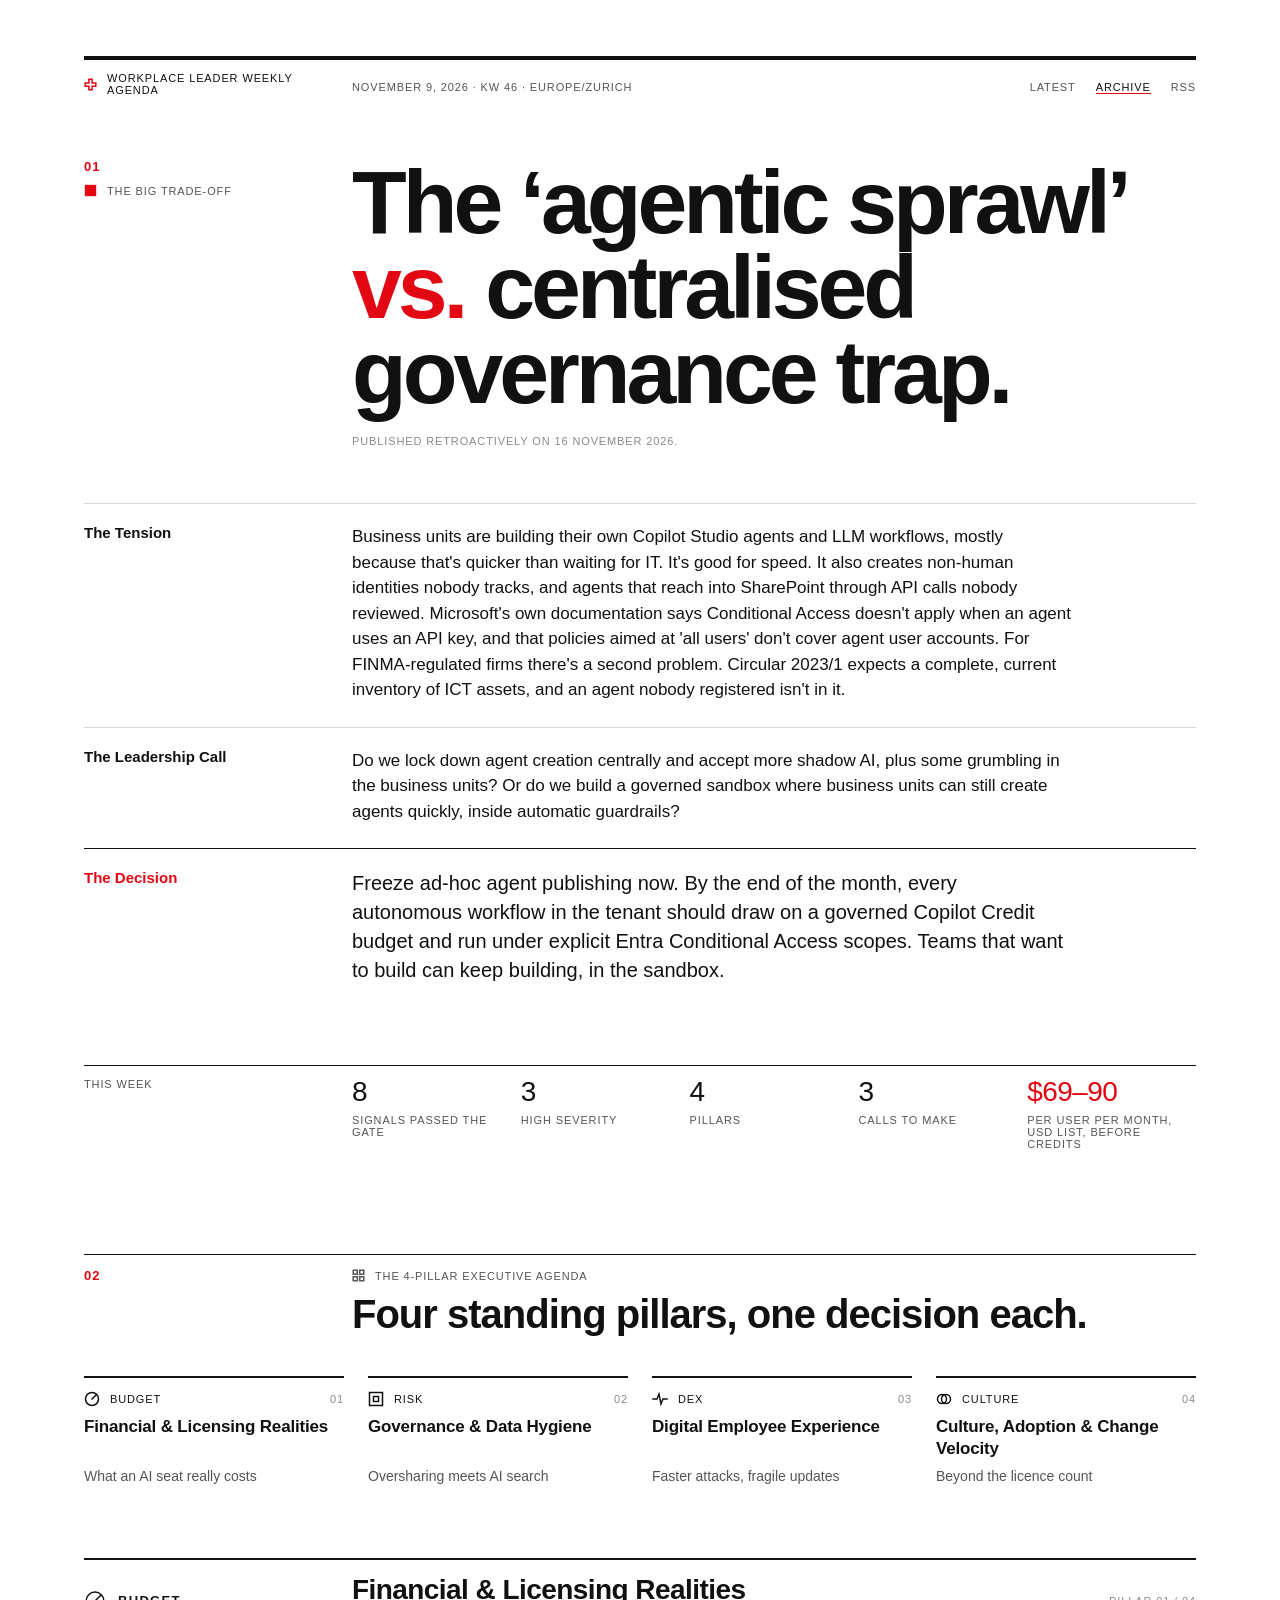
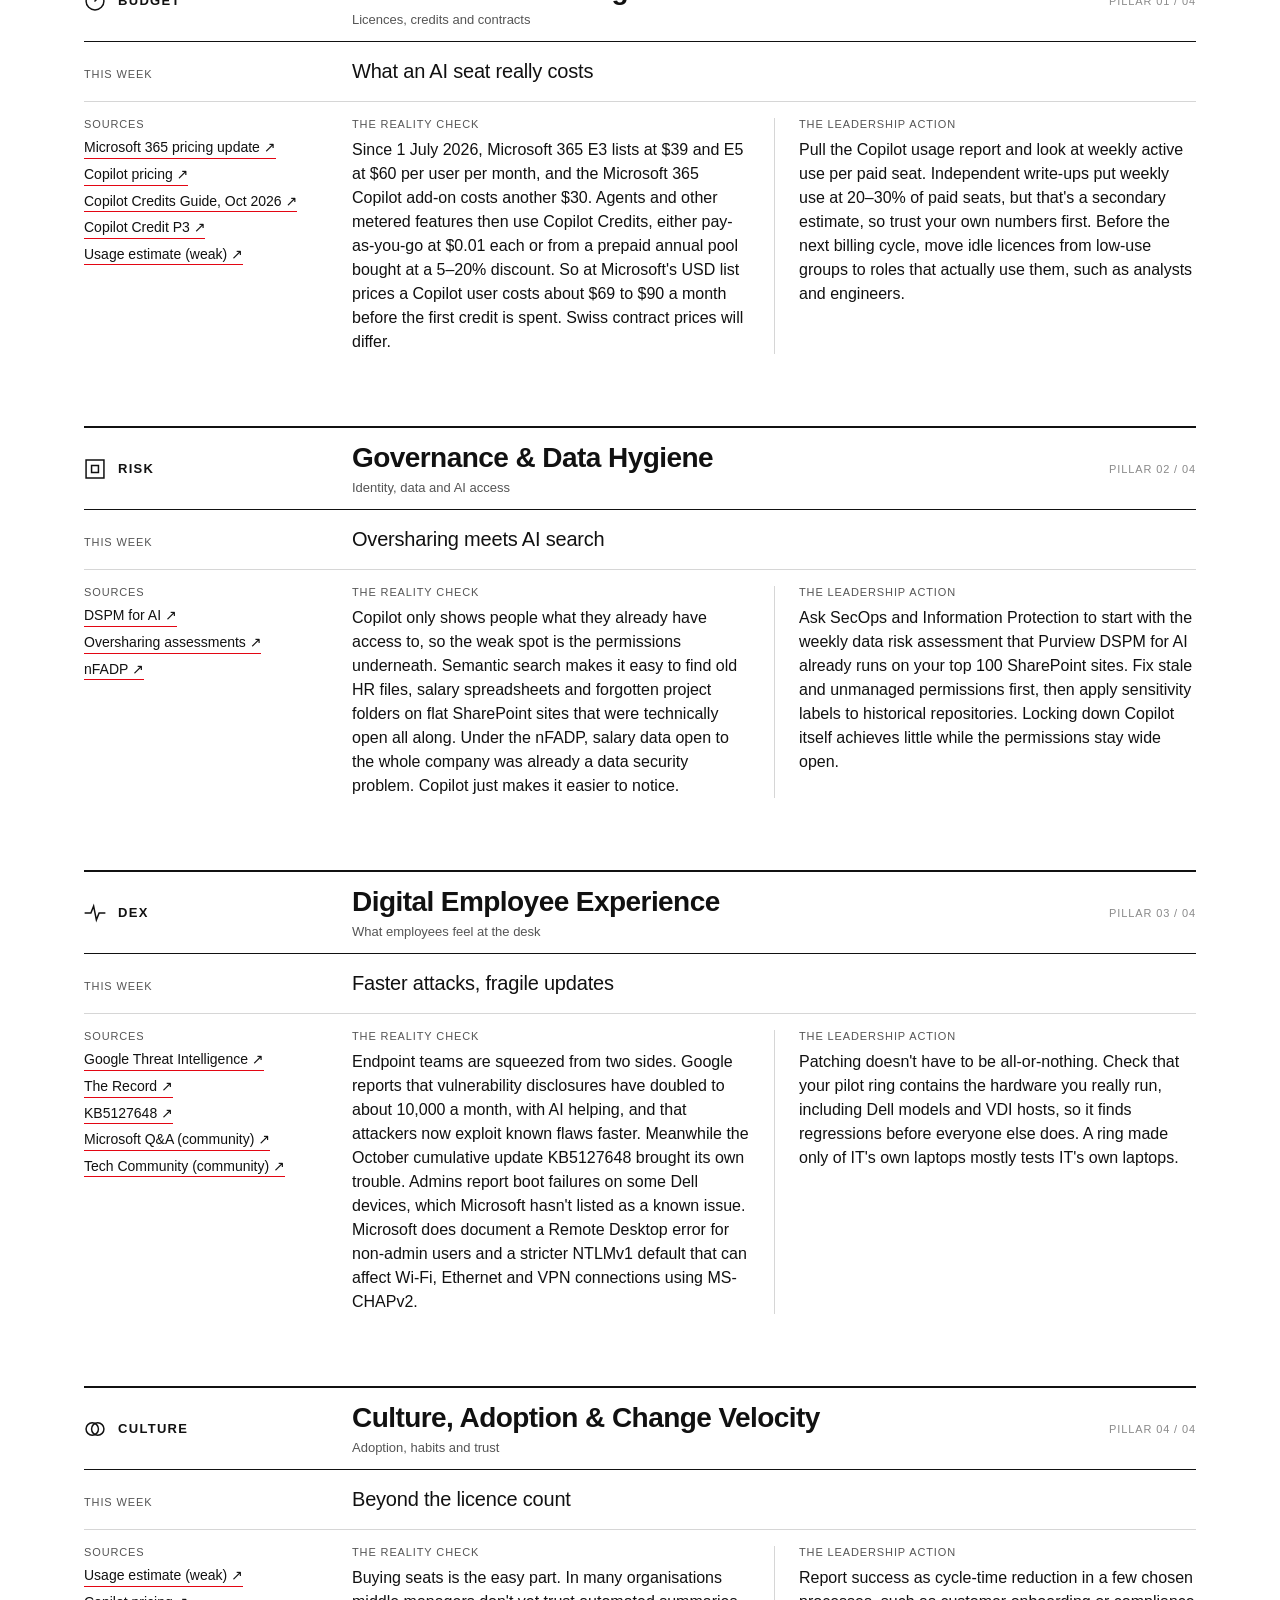
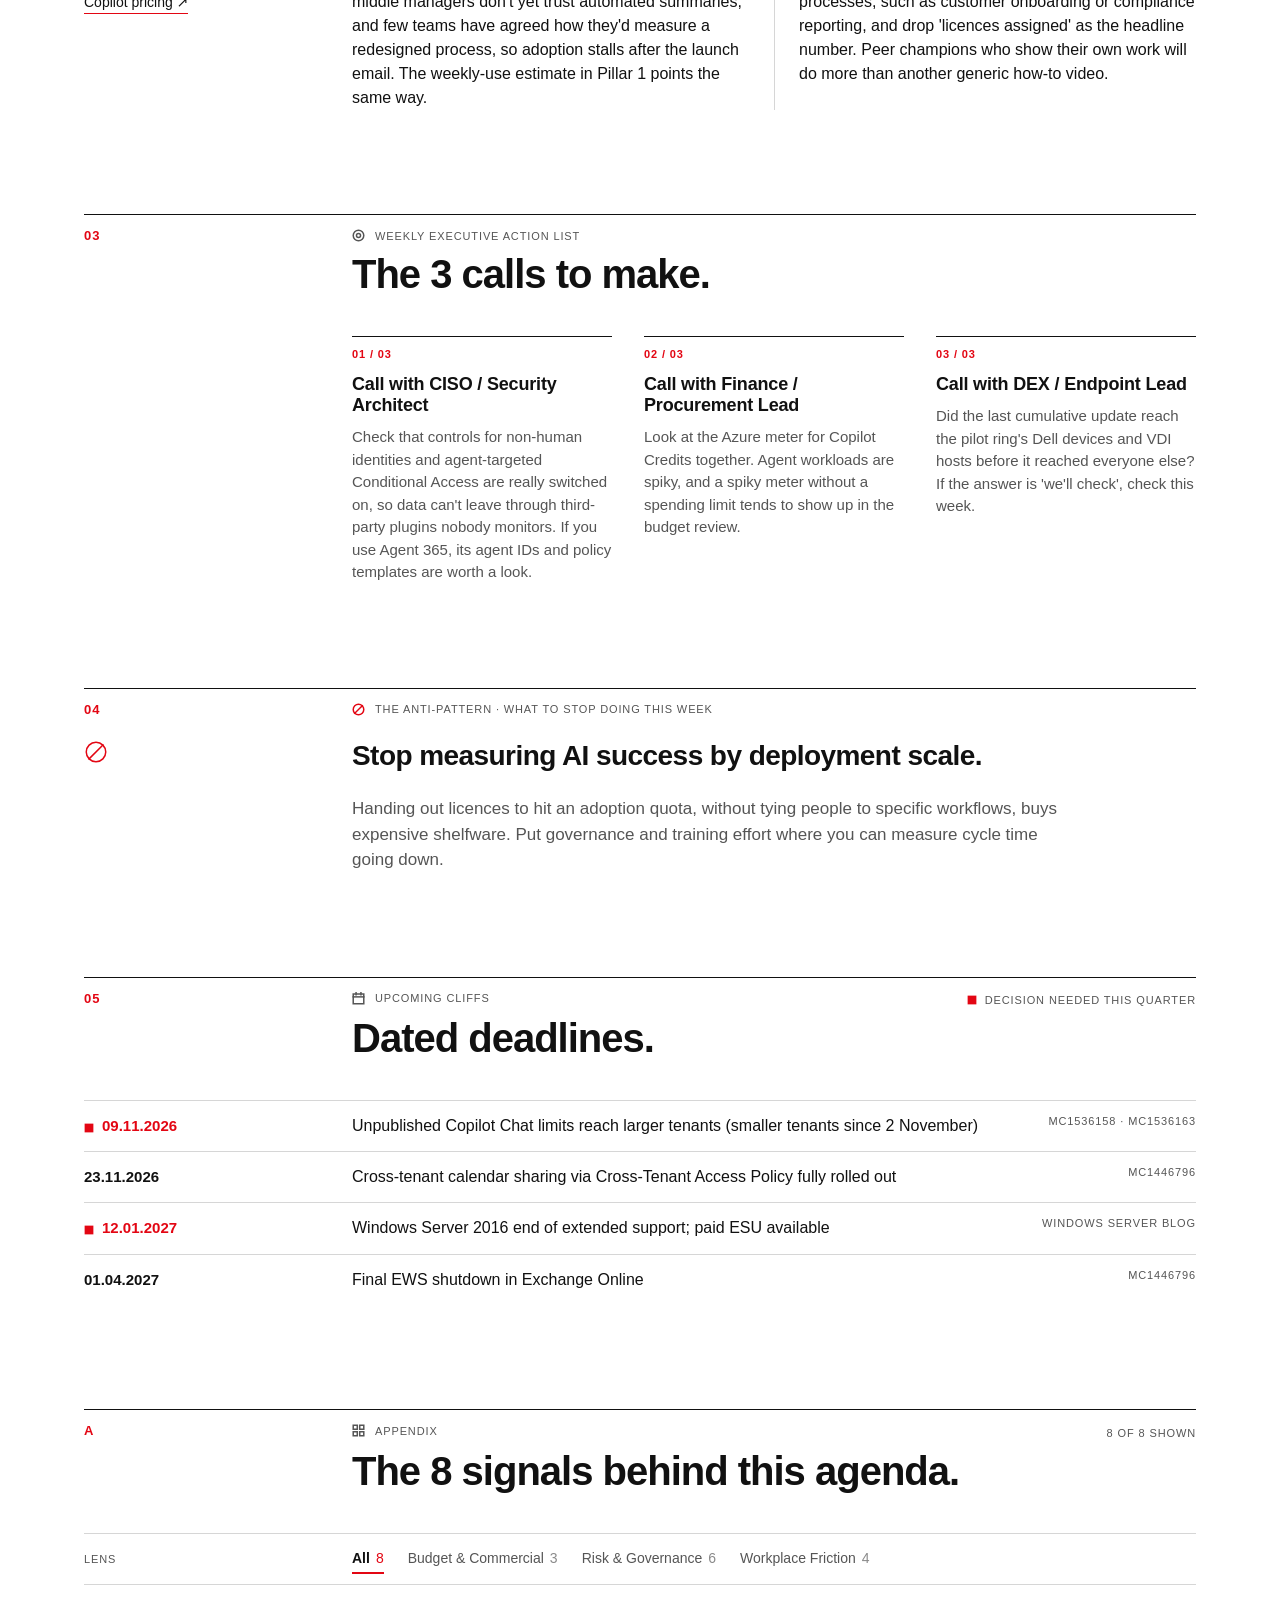
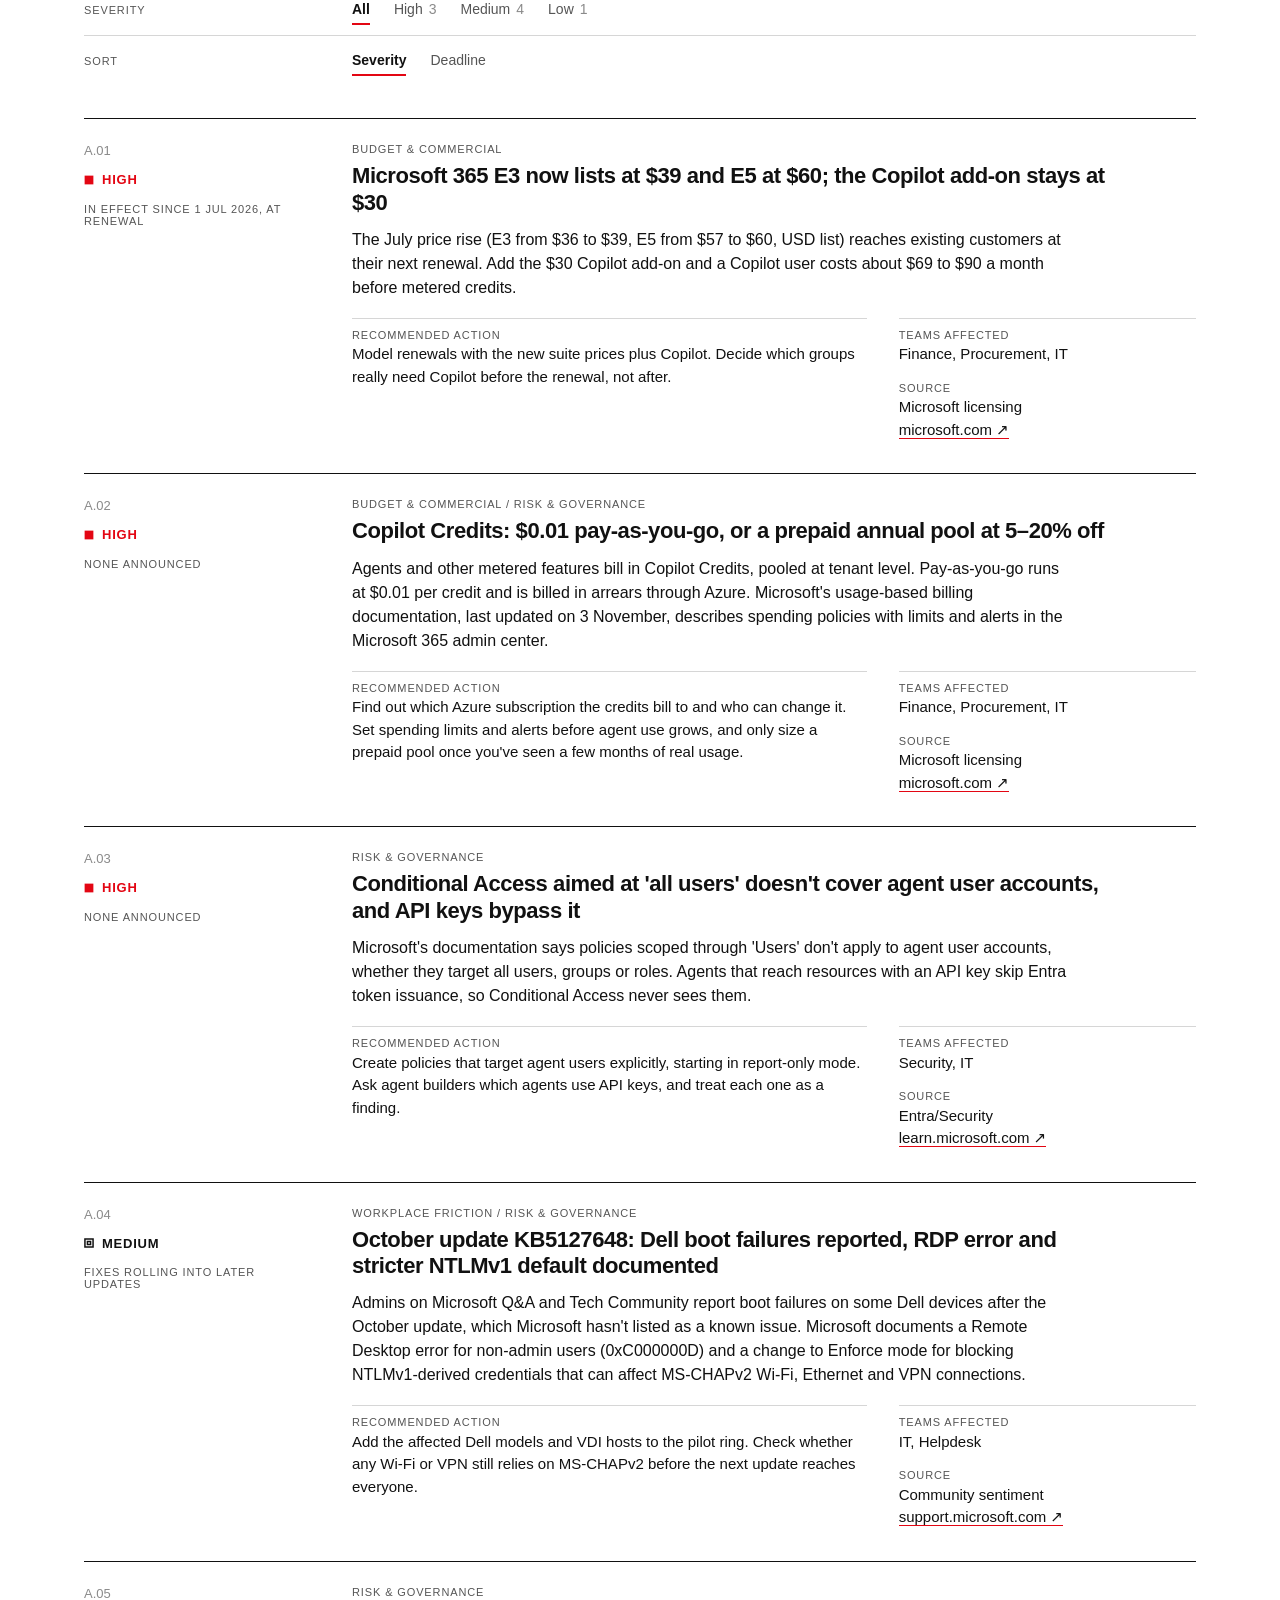
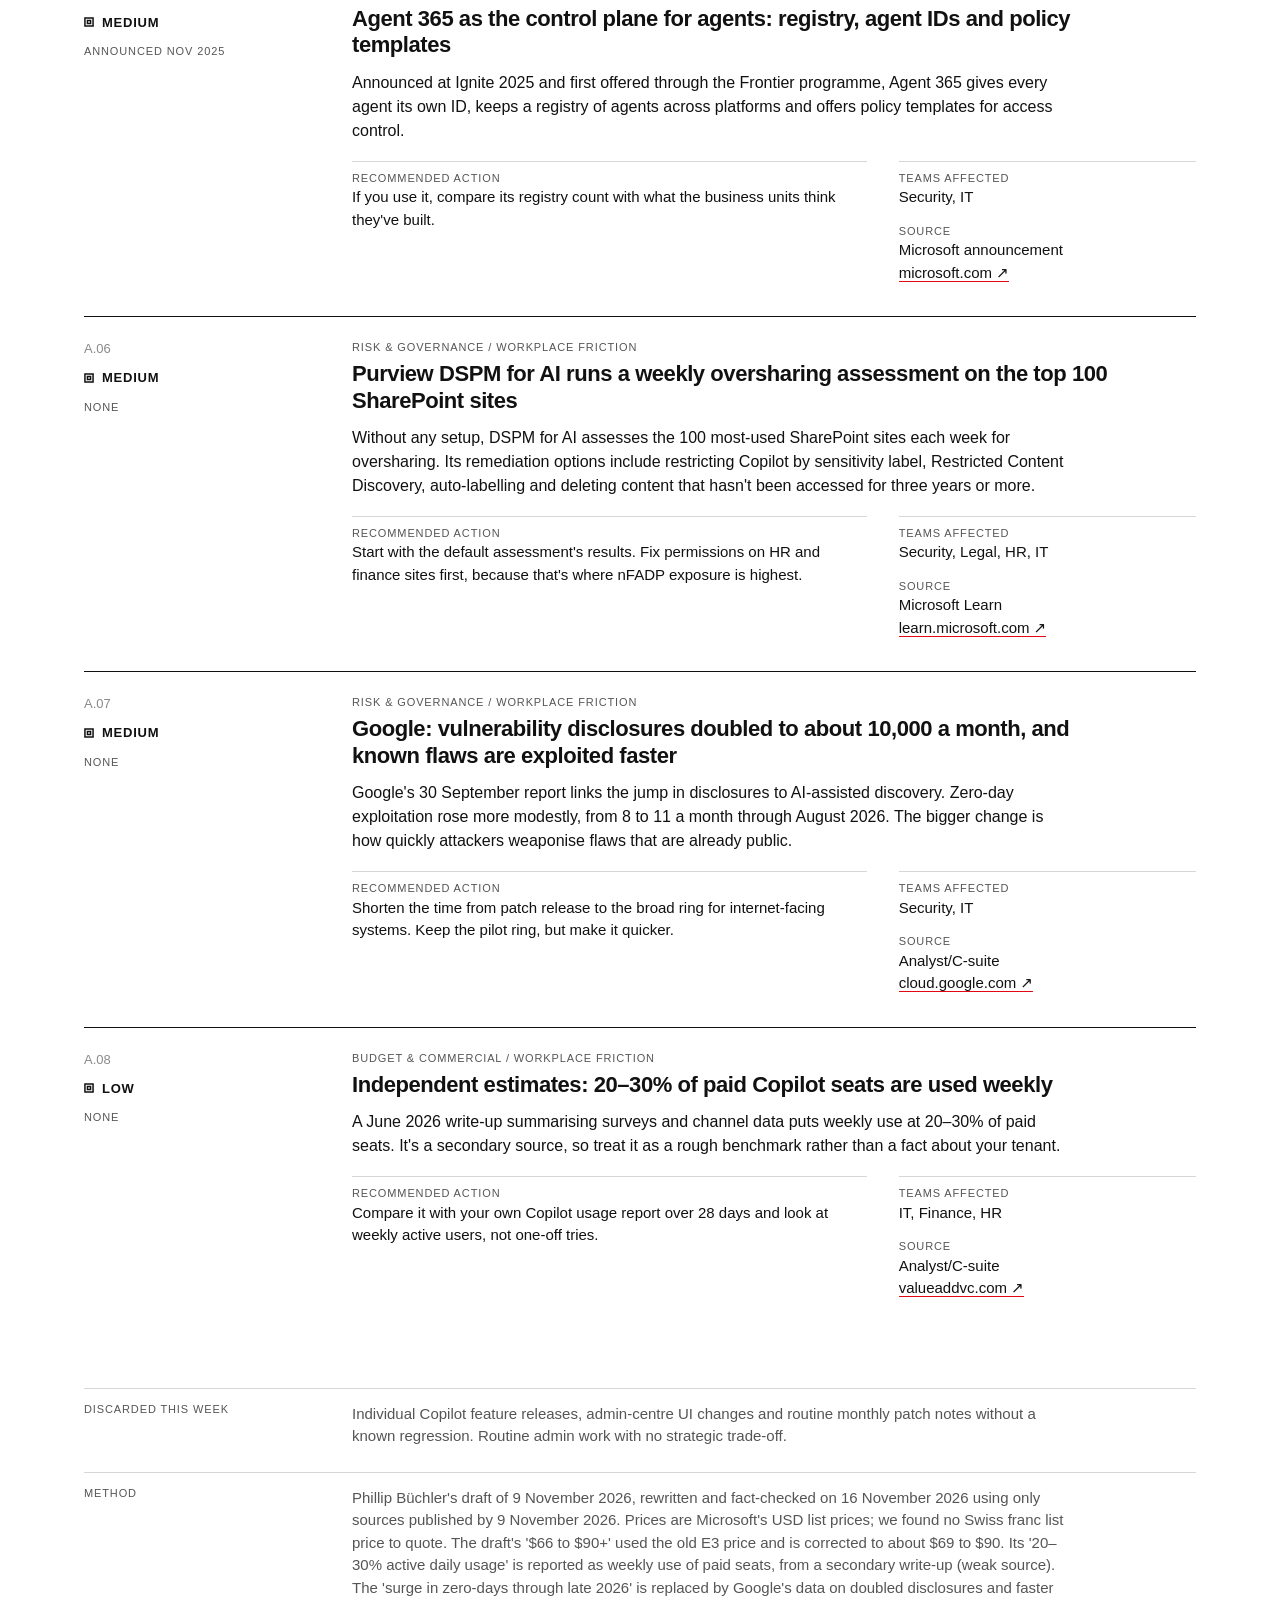
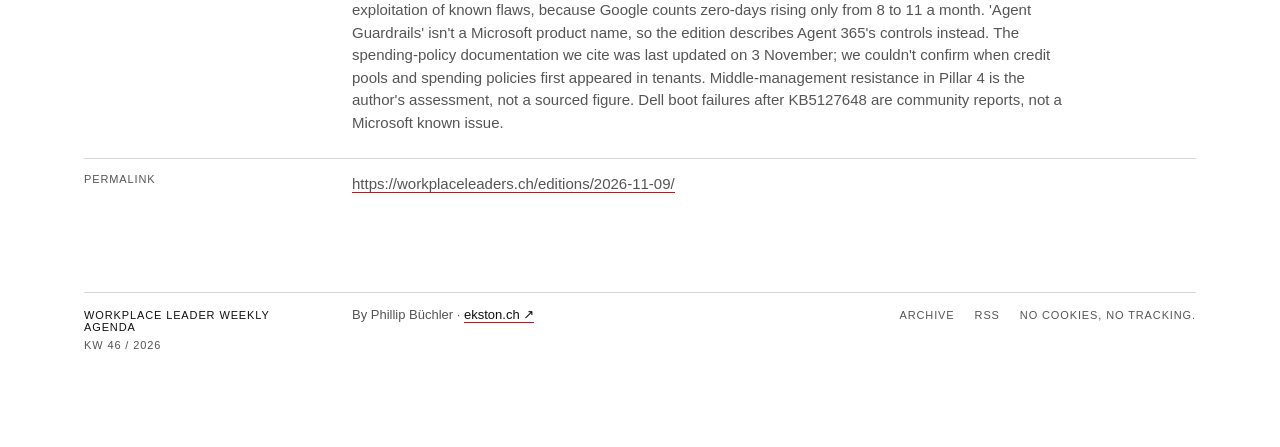
<file: editions/2026-11-09/index.html>
<!doctype html>
<html lang="en-CH">
<head>
<meta charset="utf-8">
<meta name="viewport" content="width=device-width, initial-scale=1">
<title>The &#x27;Agentic Sprawl&#x27; vs. Centralised Governance Trap · Workplace Leader Weekly Agenda, November 9, 2026</title>
<meta name="description" content="Business units are building their own Copilot Studio agents faster than IT can track them, and each one is a new identity with access to company data. Freeze ad-hoc agent publishing and put every autonomous workflow under a credit budget and explicit Conditional Access, with a governed sandbox for the teams that want to keep building.">
<link rel="canonical" href="https://workplaceleaders.ch/editions/2026-11-09/">
<meta property="og:site_name" content="Workplace Leader Weekly Agenda">
<meta property="og:type" content="article">
<meta property="og:title" content="The &#x27;Agentic Sprawl&#x27; vs. Centralised Governance Trap · Workplace Leader Weekly Agenda, November 9, 2026">
<meta property="og:description" content="Business units are building their own Copilot Studio agents faster than IT can track them, and each one is a new identity with access to company data. Freeze ad-hoc agent publishing and put every autonomous workflow under a credit budget and explicit Conditional Access, with a governed sandbox for the teams that want to keep building.">
<meta property="og:url" content="https://workplaceleaders.ch/editions/2026-11-09/">
<meta name="twitter:card" content="summary">
<meta name="color-scheme" content="light dark">
<link rel="icon" href="../../favicon.svg" type="image/svg+xml">
<link rel="alternate" type="application/rss+xml" title="Workplace Leader Weekly Agenda" href="https://workplaceleaders.ch/feed.xml">
<link rel="stylesheet" href="../../assets/style.css">
</head>
<body>
<div class="page">
<header class="row mast">
  <div class="l label"><a class="brand" href="../../"><svg class="mk red" width="13" height="13" viewBox="0 0 16 16" aria-hidden="true"><polygon points="6,1.5 10,1.5 10,6 14.5,6 14.5,10 10,10 10,14.5 6,14.5 6,10 1.5,10 1.5,6 6,6"/></svg>Workplace Leader Weekly Agenda</a></div>
  <div class="r label"><span>November 9, 2026 · KW 46 · Europe/Zurich</span><nav aria-label="Site"><a href="../../">Latest</a><a href="../../archive/" aria-current="page">Archive</a><a href="../../feed.xml">RSS</a></nav></div>
</header>
<section class="row hero" aria-labelledby="tradeoff">
  <div class="l"><div class="secnum">01</div><div style="margin-top:10px"><span class="label kick"><svg class="mk red" width="13" height="13" viewBox="0 0 16 16" aria-hidden="true"><rect class="solid" x="1" y="1" width="14" height="14"/></svg>The Big Trade-Off</span></div></div>
  <div class="r"><h1 id="tradeoff">The ‘agentic sprawl’<br><span class="red">vs.</span> centralised governance trap.</h1><p class="label ednote">Published retroactively on 16 November 2026.</p></div>
</section>
<div style="margin-top:56px">
<div class="trade row hair-l"><div class="l k">The Tension</div><p class="r body">Business units are building their own Copilot Studio agents and LLM workflows, mostly because that&#x27;s quicker than waiting for IT. It&#x27;s good for speed. It also creates non-human identities nobody tracks, and agents that reach into SharePoint through API calls nobody reviewed. Microsoft&#x27;s own documentation says Conditional Access doesn&#x27;t apply when an agent uses an API key, and that policies aimed at &#x27;all users&#x27; don&#x27;t cover agent user accounts. For FINMA-regulated firms there&#x27;s a second problem. Circular 2023/1 expects a complete, current inventory of ICT assets, and an agent nobody registered isn&#x27;t in it.</p></div>
<div class="trade row hair-l"><div class="l k">The Leadership Call</div><p class="r body">Do we lock down agent creation centrally and accept more shadow AI, plus some grumbling in the business units? Or do we build a governed sandbox where business units can still create agents quickly, inside automatic guardrails?</p></div>
<div class="trade row hair decision"><div class="l k">The Decision</div><p class="r body">Freeze ad-hoc agent publishing now. By the end of the month, every autonomous workflow in the tenant should draw on a governed Copilot Credit budget and run under explicit Entra Conditional Access scopes. Teams that want to build can keep building, in the sandbox.</p></div>
</div>
<div class="row figs hair"><div class="l label" style="padding-top:12px">This week</div><div class="r"><div class="fig"><div class="v">8</div><div class="label" style="margin-top:8px">Signals passed the gate</div></div><div class="fig"><div class="v">3</div><div class="label" style="margin-top:8px">High severity</div></div><div class="fig"><div class="v">4</div><div class="label" style="margin-top:8px">Pillars</div></div><div class="fig"><div class="v">3</div><div class="label" style="margin-top:8px">Calls to make</div></div><div class="fig"><div class="v red">$69–90</div><div class="label" style="margin-top:8px">Per user per month, USD list, before credits</div></div></div></div>
<div class="hair row sechead">
  <div class="l"><div class="secnum">02</div></div>
  <div class="r"><div class="top"><span class="label kick"><svg class="mk" width="13" height="13" viewBox="0 0 16 16" aria-hidden="true"><rect x="1.5" y="1.5" width="5" height="5"/><rect x="9.5" y="1.5" width="5" height="5"/><rect x="1.5" y="9.5" width="5" height="5"/><rect x="9.5" y="9.5" width="5" height="5"/></svg>The 4-Pillar Executive Agenda</span></div><h2>Four standing pillars, one decision each.</h2></div>
</div>
<nav class="pstrip" aria-label="The four pillars">
  <a class="pcell" href="#pillar-budget">
    <span class="ptop"><span class="label kick ink"><svg class="mk" width="16" height="16" viewBox="0 0 16 16" aria-hidden="true"><circle cx="8" cy="8" r="6.5"/><line x1="8" y1="8" x2="12" y2="4"/></svg>Budget</span><span class="label pno">01</span></span>
    <span class="pcname">Financial &amp; Licensing Realities</span>
    <span class="pcsub">What an AI seat really costs</span>
  </a><a class="pcell" href="#pillar-risk">
    <span class="ptop"><span class="label kick ink"><svg class="mk" width="16" height="16" viewBox="0 0 16 16" aria-hidden="true"><rect x="1.5" y="1.5" width="13" height="13"/><rect x="5.5" y="5.5" width="5" height="5"/></svg>Risk</span><span class="label pno">02</span></span>
    <span class="pcname">Governance &amp; Data Hygiene</span>
    <span class="pcsub">Oversharing meets AI search</span>
  </a><a class="pcell" href="#pillar-dex">
    <span class="ptop"><span class="label kick ink"><svg class="mk" width="16" height="16" viewBox="0 0 16 16" aria-hidden="true"><polyline points="1,8 5,8 7,3 9,13 11,8 15,8"/></svg>DEX</span><span class="label pno">03</span></span>
    <span class="pcname">Digital Employee Experience</span>
    <span class="pcsub">Faster attacks, fragile updates</span>
  </a><a class="pcell" href="#pillar-culture">
    <span class="ptop"><span class="label kick ink"><svg class="mk" width="16" height="16" viewBox="0 0 16 16" aria-hidden="true"><circle cx="6" cy="8" r="4.5"/><circle cx="10" cy="8" r="4.5"/></svg>Culture</span><span class="label pno">04</span></span>
    <span class="pcname">Culture, Adoption &amp; Change Velocity</span>
    <span class="pcsub">Beyond the licence count</span>
  </a>
</nav>
<section class="pillar" id="pillar-budget" aria-labelledby="pn-budget">
  <header class="pmast">
    <div class="ptag"><svg class="mk" width="22" height="22" viewBox="0 0 16 16" aria-hidden="true"><circle cx="8" cy="8" r="6.5"/><line x1="8" y1="8" x2="12" y2="4"/></svg><span class="label ink">Budget</span></div>
    <div class="ptitle"><h3 class="pname" id="pn-budget">Financial &amp; Licensing Realities</h3><div class="pstrap">Licences, credits and contracts</div></div>
    <div class="label pno">Pillar 01 / 04</div>
  </header>
  <div class="pgrid pweek">
    <div class="label">This week</div>
    <p class="psub">What an AI seat really costs</p>
  </div>
  <div class="pgrid pcols">
    <div class="psrc"><div class="label">Sources</div><div class="links"><a class="src" href="https://www.microsoft.com/en-us/licensing/news/2026-m365-packaging-pricing-updates" rel="noopener">Microsoft 365 pricing update ↗</a><a class="src" href="https://www.microsoft.com/en-us/copilot/pricing/enterprise" rel="noopener">Copilot pricing ↗</a><a class="src" href="https://cdn-dynmedia-1.microsoft.com/is/content/microsoftcorp/microsoft/bade/documents/products-and-services/en-us/ai/Copilot-Credits-Guide.pdf" rel="noopener">Copilot Credits Guide, Oct 2026 ↗</a><a class="src" href="https://learn.microsoft.com/en-us/azure/cost-management-billing/reservations/copilot-credit-p3" rel="noopener">Copilot Credit P3 ↗</a><a class="src" href="https://valueaddvc.com/blog/microsoft-copilot-enterprise-adoption-what-the-data-shows-about-real-usage-vs-hype" rel="noopener">Usage estimate (weak) ↗</a></div></div>
    <div class="pc"><div class="label">The Reality Check</div><p class="body">Since 1 July 2026, Microsoft 365 E3 lists at $39 and E5 at $60 per user per month, and the Microsoft 365 Copilot add-on costs another $30. Agents and other metered features then use Copilot Credits, either pay-as-you-go at $0.01 each or from a prepaid annual pool bought at a 5–20% discount. So at Microsoft&#x27;s USD list prices a Copilot user costs about $69 to $90 a month before the first credit is spent. Swiss contract prices will differ.</p></div>
    <div class="pc act"><div class="label red">The Leadership Action</div><p class="body">Pull the Copilot usage report and look at weekly active use per paid seat. Independent write-ups put weekly use at 20–30% of paid seats, but that&#x27;s a secondary estimate, so trust your own numbers first. Before the next billing cycle, move idle licences from low-use groups to roles that actually use them, such as analysts and engineers.</p></div>
  </div>
</section>
<section class="pillar" id="pillar-risk" aria-labelledby="pn-risk">
  <header class="pmast">
    <div class="ptag"><svg class="mk" width="22" height="22" viewBox="0 0 16 16" aria-hidden="true"><rect x="1.5" y="1.5" width="13" height="13"/><rect x="5.5" y="5.5" width="5" height="5"/></svg><span class="label ink">Risk</span></div>
    <div class="ptitle"><h3 class="pname" id="pn-risk">Governance &amp; Data Hygiene</h3><div class="pstrap">Identity, data and AI access</div></div>
    <div class="label pno">Pillar 02 / 04</div>
  </header>
  <div class="pgrid pweek">
    <div class="label">This week</div>
    <p class="psub">Oversharing meets AI search</p>
  </div>
  <div class="pgrid pcols">
    <div class="psrc"><div class="label">Sources</div><div class="links"><a class="src" href="https://learn.microsoft.com/en-us/purview/dspm-for-ai" rel="noopener">DSPM for AI ↗</a><a class="src" href="https://learn.microsoft.com/en-us/purview/data-security-posture-management-oversharing" rel="noopener">Oversharing assessments ↗</a><a class="src" href="https://www.fedlex.admin.ch/eli/cc/2022/491/en" rel="noopener">nFADP ↗</a></div></div>
    <div class="pc"><div class="label">The Reality Check</div><p class="body">Copilot only shows people what they already have access to, so the weak spot is the permissions underneath. Semantic search makes it easy to find old HR files, salary spreadsheets and forgotten project folders on flat SharePoint sites that were technically open all along. Under the nFADP, salary data open to the whole company was already a data security problem. Copilot just makes it easier to notice.</p></div>
    <div class="pc act"><div class="label red">The Leadership Action</div><p class="body">Ask SecOps and Information Protection to start with the weekly data risk assessment that Purview DSPM for AI already runs on your top 100 SharePoint sites. Fix stale and unmanaged permissions first, then apply sensitivity labels to historical repositories. Locking down Copilot itself achieves little while the permissions stay wide open.</p></div>
  </div>
</section>
<section class="pillar" id="pillar-dex" aria-labelledby="pn-dex">
  <header class="pmast">
    <div class="ptag"><svg class="mk" width="22" height="22" viewBox="0 0 16 16" aria-hidden="true"><polyline points="1,8 5,8 7,3 9,13 11,8 15,8"/></svg><span class="label ink">DEX</span></div>
    <div class="ptitle"><h3 class="pname" id="pn-dex">Digital Employee Experience</h3><div class="pstrap">What employees feel at the desk</div></div>
    <div class="label pno">Pillar 03 / 04</div>
  </header>
  <div class="pgrid pweek">
    <div class="label">This week</div>
    <p class="psub">Faster attacks, fragile updates</p>
  </div>
  <div class="pgrid pcols">
    <div class="psrc"><div class="label">Sources</div><div class="links"><a class="src" href="https://cloud.google.com/blog/topics/threat-intelligence/vulnerability-discovery-and-exploitation-trends-in-the-ai-era" rel="noopener">Google Threat Intelligence ↗</a><a class="src" href="https://therecord.media/google-vulnerabilities-cyberattacks-ai" rel="noopener">The Record ↗</a><a class="src" href="https://support.microsoft.com/en-us/servicing/os/windows-11/2026/10/kb5127648-windows-11-24h2-25h2-26h2-security-update" rel="noopener">KB5127648 ↗</a><a class="src" href="https://learn.microsoft.com/en-us/answers/questions/6053360/boot-failure-0xc000000d-on-some-dell-devices-after" rel="noopener">Microsoft Q&amp;A (community) ↗</a><a class="src" href="https://techcommunity.microsoft.com/discussions/windows11/october-2026-windows-update-causing-major-issues/4566257" rel="noopener">Tech Community (community) ↗</a></div></div>
    <div class="pc"><div class="label">The Reality Check</div><p class="body">Endpoint teams are squeezed from two sides. Google reports that vulnerability disclosures have doubled to about 10,000 a month, with AI helping, and that attackers now exploit known flaws faster. Meanwhile the October cumulative update KB5127648 brought its own trouble. Admins report boot failures on some Dell devices, which Microsoft hasn&#x27;t listed as a known issue. Microsoft does document a Remote Desktop error for non-admin users and a stricter NTLMv1 default that can affect Wi-Fi, Ethernet and VPN connections using MS-CHAPv2.</p></div>
    <div class="pc act"><div class="label red">The Leadership Action</div><p class="body">Patching doesn&#x27;t have to be all-or-nothing. Check that your pilot ring contains the hardware you really run, including Dell models and VDI hosts, so it finds regressions before everyone else does. A ring made only of IT&#x27;s own laptops mostly tests IT&#x27;s own laptops.</p></div>
  </div>
</section>
<section class="pillar" id="pillar-culture" aria-labelledby="pn-culture">
  <header class="pmast">
    <div class="ptag"><svg class="mk" width="22" height="22" viewBox="0 0 16 16" aria-hidden="true"><circle cx="6" cy="8" r="4.5"/><circle cx="10" cy="8" r="4.5"/></svg><span class="label ink">Culture</span></div>
    <div class="ptitle"><h3 class="pname" id="pn-culture">Culture, Adoption &amp; Change Velocity</h3><div class="pstrap">Adoption, habits and trust</div></div>
    <div class="label pno">Pillar 04 / 04</div>
  </header>
  <div class="pgrid pweek">
    <div class="label">This week</div>
    <p class="psub">Beyond the licence count</p>
  </div>
  <div class="pgrid pcols">
    <div class="psrc"><div class="label">Sources</div><div class="links"><a class="src" href="https://valueaddvc.com/blog/microsoft-copilot-enterprise-adoption-what-the-data-shows-about-real-usage-vs-hype" rel="noopener">Usage estimate (weak) ↗</a><a class="src" href="https://www.microsoft.com/en-us/copilot/pricing/enterprise" rel="noopener">Copilot pricing ↗</a></div></div>
    <div class="pc"><div class="label">The Reality Check</div><p class="body">Buying seats is the easy part. In many organisations middle managers don&#x27;t yet trust automated summaries, and few teams have agreed how they&#x27;d measure a redesigned process, so adoption stalls after the launch email. The weekly-use estimate in Pillar 1 points the same way.</p></div>
    <div class="pc act"><div class="label red">The Leadership Action</div><p class="body">Report success as cycle-time reduction in a few chosen processes, such as customer onboarding or compliance reporting, and drop &#x27;licences assigned&#x27; as the headline number. Peer champions who show their own work will do more than another generic how-to video.</p></div>
  </div>
</section>
<div class="hair row sechead">
  <div class="l"><div class="secnum">03</div></div>
  <div class="r"><div class="top"><span class="label kick"><svg class="mk" width="13" height="13" viewBox="0 0 16 16" aria-hidden="true"><circle cx="8" cy="8" r="6.5"/><circle cx="8" cy="8" r="2.5"/></svg>Weekly Executive Action List</span></div><h2>The 3 calls to make.</h2></div>
</div>
<div class="row calls"><div class="l"></div><div class="r"><div class="call hair"><div class="n">01 / 03</div><div class="who">Call with CISO / Security Architect</div><p class="body">Check that controls for non-human identities and agent-targeted Conditional Access are really switched on, so data can&#x27;t leave through third-party plugins nobody monitors. If you use Agent 365, its agent IDs and policy templates are worth a look.</p></div><div class="call hair"><div class="n">02 / 03</div><div class="who">Call with Finance / Procurement Lead</div><p class="body">Look at the Azure meter for Copilot Credits together. Agent workloads are spiky, and a spiky meter without a spending limit tends to show up in the budget review.</p></div><div class="call hair"><div class="n">03 / 03</div><div class="who">Call with DEX / Endpoint Lead</div><p class="body">Did the last cumulative update reach the pilot ring&#x27;s Dell devices and VDI hosts before it reached everyone else? If the answer is &#x27;we&#x27;ll check&#x27;, check this week.</p></div></div></div>
<div class="hair row sechead">
  <div class="l"><div class="secnum">04</div></div>
  <div class="r"><div class="top"><span class="label kick"><svg class="mk red" width="13" height="13" viewBox="0 0 16 16" aria-hidden="true"><circle cx="8" cy="8" r="6.5"/><line x1="3.4" y1="12.6" x2="12.6" y2="3.4"/></svg>The Anti-Pattern · What to stop doing this week</span></div></div>
</div>
<div class="row anti">
  <div class="l"><svg class="mk red" width="24" height="24" viewBox="0 0 16 16" aria-hidden="true"><circle cx="8" cy="8" r="6.5"/><line x1="3.4" y1="12.6" x2="12.6" y2="3.4"/></svg></div>
  <div class="r"><div class="head">Stop measuring AI success by deployment scale.</div><p class="body">Handing out licences to hit an adoption quota, without tying people to specific workflows, buys expensive shelfware. Put governance and training effort where you can measure cycle time going down.</p></div>
</div>
<div class="hair row sechead">
  <div class="l"><div class="secnum">05</div></div>
  <div class="r"><div class="top"><span class="label kick"><svg class="mk" width="13" height="13" viewBox="0 0 16 16" aria-hidden="true"><rect x="1.5" y="2.5" width="13" height="12"/><line x1="1.5" y1="6" x2="14.5" y2="6"/><line x1="5" y1="1" x2="5" y2="3.5"/><line x1="11" y1="1" x2="11" y2="3.5"/></svg>Upcoming Cliffs</span><span class="label kick" style="gap:8px"><svg class="mk red" width="10" height="10" viewBox="0 0 16 16" aria-hidden="true"><rect class="solid" x="1" y="1" width="14" height="14"/></svg>Decision needed this quarter</span></div><h2>Dated deadlines.</h2></div>
</div>
<div class="row cliff hair-l"><div class="l red"><span style="margin-right:8px"><svg class="mk red" width="10" height="10" viewBox="0 0 16 16" aria-hidden="true"><rect class="solid" x="1" y="1" width="14" height="14"/></svg></span>09.11.2026</div><div class="r"><span class="what">Unpublished Copilot Chat limits reach larger tenants (smaller tenants since 2 November)</span><span class="label">MC1536158 · MC1536163</span></div></div>
<div class="row cliff hair-l"><div class="l">23.11.2026</div><div class="r"><span class="what">Cross-tenant calendar sharing via Cross-Tenant Access Policy fully rolled out</span><span class="label">MC1446796</span></div></div>
<div class="row cliff hair-l"><div class="l red"><span style="margin-right:8px"><svg class="mk red" width="10" height="10" viewBox="0 0 16 16" aria-hidden="true"><rect class="solid" x="1" y="1" width="14" height="14"/></svg></span>12.01.2027</div><div class="r"><span class="what">Windows Server 2016 end of extended support; paid ESU available</span><span class="label">Windows Server blog</span></div></div>
<div class="row cliff hair-l"><div class="l">01.04.2027</div><div class="r"><span class="what">Final EWS shutdown in Exchange Online</span><span class="label">MC1446796</span></div></div>
<div class="hair row sechead">
  <div class="l"><div class="secnum">A</div></div>
  <div class="r"><div class="top"><span class="label kick"><svg class="mk" width="13" height="13" viewBox="0 0 16 16" aria-hidden="true"><rect x="1.5" y="1.5" width="5" height="5"/><rect x="9.5" y="1.5" width="5" height="5"/><rect x="1.5" y="9.5" width="5" height="5"/><rect x="9.5" y="9.5" width="5" height="5"/></svg>Appendix</span><span class="label" data-shown>8 of 8 shown</span></div><h2>The 8 signals behind this agenda.</h2></div>
</div>
<div class="filters">
<div class="row filter hair-l"><div class="l label">Lens</div><div class="r"><button type="button" data-key="lens" data-value="All" aria-pressed="true">All<span class="c">8</span></button><button type="button" data-key="lens" data-value="Budget" aria-pressed="false">Budget &amp; Commercial<span class="c">3</span></button><button type="button" data-key="lens" data-value="Risk" aria-pressed="false">Risk &amp; Governance<span class="c">6</span></button><button type="button" data-key="lens" data-value="Friction" aria-pressed="false">Workplace Friction<span class="c">4</span></button></div></div>
<div class="row filter hair-l"><div class="l label">Severity</div><div class="r"><button type="button" data-key="sev" data-value="All" aria-pressed="true">All</button><button type="button" data-key="sev" data-value="High" aria-pressed="false">High<span class="c">3</span></button><button type="button" data-key="sev" data-value="Medium" aria-pressed="false">Medium<span class="c">4</span></button><button type="button" data-key="sev" data-value="Low" aria-pressed="false">Low<span class="c">1</span></button></div></div>
<div class="row filter hair-l"><div class="l label">Sort</div><div class="r"><button type="button" data-key="sort" data-value="severity" aria-pressed="true">Severity</button><button type="button" data-key="sort" data-value="deadline" aria-pressed="false">Deadline</button></div></div>
</div>
<div class="items" data-items>
<article class="row item hair" data-lenses="Budget" data-sev="High" data-date="2026-07-01">
  <div class="l"><div class="idx">A.01</div><div class="sev red"><svg class="mk red" width="10" height="10" viewBox="0 0 16 16" aria-hidden="true"><rect class="solid" x="1" y="1" width="14" height="14"/></svg>High</div><div class="label" style="margin-top:14px">In effect since 1 Jul 2026, at renewal</div></div>
  <div class="r">
    <div class="label red">Budget &amp; Commercial</div>
    <h4>Microsoft 365 E3 now lists at $39 and E5 at $60; the Copilot add-on stays at $30</h4>
    <p class="body">The July price rise (E3 from $36 to $39, E5 from $57 to $60, USD list) reaches existing customers at their next renewal. Add the $30 Copilot add-on and a Copilot user costs about $69 to $90 a month before metered credits.</p>
    <div class="meta">
      <div class="wide hair-l"><div class="label">Recommended action</div><div>Model renewals with the new suite prices plus Copilot. Decide which groups really need Copilot before the renewal, not after.</div></div>
      <div class="narrow hair-l"><div class="label">Teams affected</div><div>Finance, Procurement, IT</div><div class="label" style="margin-top:14px">Source</div><div>Microsoft licensing<br><a class="src" href="https://www.microsoft.com/en-us/licensing/news/2026-m365-packaging-pricing-updates" rel="noopener">microsoft.com ↗</a></div></div>
    </div>
  </div>
</article>
<article class="row item hair" data-lenses="Budget Risk" data-sev="High" data-date="2099-01-01">
  <div class="l"><div class="idx">A.02</div><div class="sev red"><svg class="mk red" width="10" height="10" viewBox="0 0 16 16" aria-hidden="true"><rect class="solid" x="1" y="1" width="14" height="14"/></svg>High</div><div class="label" style="margin-top:14px">None announced</div></div>
  <div class="r">
    <div class="label red">Budget &amp; Commercial  /  Risk &amp; Governance</div>
    <h4>Copilot Credits: $0.01 pay-as-you-go, or a prepaid annual pool at 5–20% off</h4>
    <p class="body">Agents and other metered features bill in Copilot Credits, pooled at tenant level. Pay-as-you-go runs at $0.01 per credit and is billed in arrears through Azure. Microsoft&#x27;s usage-based billing documentation, last updated on 3 November, describes spending policies with limits and alerts in the Microsoft 365 admin center.</p>
    <div class="meta">
      <div class="wide hair-l"><div class="label">Recommended action</div><div>Find out which Azure subscription the credits bill to and who can change it. Set spending limits and alerts before agent use grows, and only size a prepaid pool once you&#x27;ve seen a few months of real usage.</div></div>
      <div class="narrow hair-l"><div class="label">Teams affected</div><div>Finance, Procurement, IT</div><div class="label" style="margin-top:14px">Source</div><div>Microsoft licensing<br><a class="src" href="https://cdn-dynmedia-1.microsoft.com/is/content/microsoftcorp/microsoft/bade/documents/products-and-services/en-us/ai/Copilot-Credits-Guide.pdf" rel="noopener">microsoft.com ↗</a></div></div>
    </div>
  </div>
</article>
<article class="row item hair" data-lenses="Risk" data-sev="High" data-date="2099-01-02">
  <div class="l"><div class="idx">A.03</div><div class="sev red"><svg class="mk red" width="10" height="10" viewBox="0 0 16 16" aria-hidden="true"><rect class="solid" x="1" y="1" width="14" height="14"/></svg>High</div><div class="label" style="margin-top:14px">None announced</div></div>
  <div class="r">
    <div class="label red">Risk &amp; Governance</div>
    <h4>Conditional Access aimed at &#x27;all users&#x27; doesn&#x27;t cover agent user accounts, and API keys bypass it</h4>
    <p class="body">Microsoft&#x27;s documentation says policies scoped through &#x27;Users&#x27; don&#x27;t apply to agent user accounts, whether they target all users, groups or roles. Agents that reach resources with an API key skip Entra token issuance, so Conditional Access never sees them.</p>
    <div class="meta">
      <div class="wide hair-l"><div class="label">Recommended action</div><div>Create policies that target agent users explicitly, starting in report-only mode. Ask agent builders which agents use API keys, and treat each one as a finding.</div></div>
      <div class="narrow hair-l"><div class="label">Teams affected</div><div>Security, IT</div><div class="label" style="margin-top:14px">Source</div><div>Entra/Security<br><a class="src" href="https://learn.microsoft.com/en-us/entra/identity/conditional-access/agent-id" rel="noopener">learn.microsoft.com ↗</a></div></div>
    </div>
  </div>
</article>
<article class="row item hair" data-lenses="Risk" data-sev="Medium" data-date="2099-01-03">
  <div class="l"><div class="idx">A.04</div><div class="sev"><svg class="mk" width="10" height="10" viewBox="0 0 16 16" aria-hidden="true"><rect x="1.5" y="1.5" width="13" height="13"/><rect x="5.5" y="5.5" width="5" height="5"/></svg>Medium</div><div class="label" style="margin-top:14px">Announced Nov 2025</div></div>
  <div class="r">
    <div class="label red">Risk &amp; Governance</div>
    <h4>Agent 365 as the control plane for agents: registry, agent IDs and policy templates</h4>
    <p class="body">Announced at Ignite 2025 and first offered through the Frontier programme, Agent 365 gives every agent its own ID, keeps a registry of agents across platforms and offers policy templates for access control.</p>
    <div class="meta">
      <div class="wide hair-l"><div class="label">Recommended action</div><div>If you use it, compare its registry count with what the business units think they&#x27;ve built.</div></div>
      <div class="narrow hair-l"><div class="label">Teams affected</div><div>Security, IT</div><div class="label" style="margin-top:14px">Source</div><div>Microsoft announcement<br><a class="src" href="https://www.microsoft.com/en-us/copilot/blog/2025/11/18/microsoft-agent-365-the-control-plane-for-ai-agents/" rel="noopener">microsoft.com ↗</a></div></div>
    </div>
  </div>
</article>
<article class="row item hair" data-lenses="Risk Friction" data-sev="Medium" data-date="2099-01-04">
  <div class="l"><div class="idx">A.05</div><div class="sev"><svg class="mk" width="10" height="10" viewBox="0 0 16 16" aria-hidden="true"><rect x="1.5" y="1.5" width="13" height="13"/><rect x="5.5" y="5.5" width="5" height="5"/></svg>Medium</div><div class="label" style="margin-top:14px">None</div></div>
  <div class="r">
    <div class="label red">Risk &amp; Governance  /  Workplace Friction</div>
    <h4>Purview DSPM for AI runs a weekly oversharing assessment on the top 100 SharePoint sites</h4>
    <p class="body">Without any setup, DSPM for AI assesses the 100 most-used SharePoint sites each week for oversharing. Its remediation options include restricting Copilot by sensitivity label, Restricted Content Discovery, auto-labelling and deleting content that hasn&#x27;t been accessed for three years or more.</p>
    <div class="meta">
      <div class="wide hair-l"><div class="label">Recommended action</div><div>Start with the default assessment&#x27;s results. Fix permissions on HR and finance sites first, because that&#x27;s where nFADP exposure is highest.</div></div>
      <div class="narrow hair-l"><div class="label">Teams affected</div><div>Security, Legal, HR, IT</div><div class="label" style="margin-top:14px">Source</div><div>Microsoft Learn<br><a class="src" href="https://learn.microsoft.com/en-us/purview/dspm-for-ai" rel="noopener">learn.microsoft.com ↗</a></div></div>
    </div>
  </div>
</article>
<article class="row item hair" data-lenses="Friction Risk" data-sev="Medium" data-date="2026-10-13">
  <div class="l"><div class="idx">A.06</div><div class="sev"><svg class="mk" width="10" height="10" viewBox="0 0 16 16" aria-hidden="true"><rect x="1.5" y="1.5" width="13" height="13"/><rect x="5.5" y="5.5" width="5" height="5"/></svg>Medium</div><div class="label" style="margin-top:14px">Fixes rolling into later updates</div></div>
  <div class="r">
    <div class="label red">Workplace Friction  /  Risk &amp; Governance</div>
    <h4>October update KB5127648: Dell boot failures reported, RDP error and stricter NTLMv1 default documented</h4>
    <p class="body">Admins on Microsoft Q&amp;A and Tech Community report boot failures on some Dell devices after the October update, which Microsoft hasn&#x27;t listed as a known issue. Microsoft documents a Remote Desktop error for non-admin users (0xC000000D) and a change to Enforce mode for blocking NTLMv1-derived credentials that can affect MS-CHAPv2 Wi-Fi, Ethernet and VPN connections.</p>
    <div class="meta">
      <div class="wide hair-l"><div class="label">Recommended action</div><div>Add the affected Dell models and VDI hosts to the pilot ring. Check whether any Wi-Fi or VPN still relies on MS-CHAPv2 before the next update reaches everyone.</div></div>
      <div class="narrow hair-l"><div class="label">Teams affected</div><div>IT, Helpdesk</div><div class="label" style="margin-top:14px">Source</div><div>Community sentiment<br><a class="src" href="https://support.microsoft.com/en-us/servicing/os/windows-11/2026/10/kb5127648-windows-11-24h2-25h2-26h2-security-update" rel="noopener">support.microsoft.com ↗</a></div></div>
    </div>
  </div>
</article>
<article class="row item hair" data-lenses="Risk Friction" data-sev="Medium" data-date="2099-01-05">
  <div class="l"><div class="idx">A.07</div><div class="sev"><svg class="mk" width="10" height="10" viewBox="0 0 16 16" aria-hidden="true"><rect x="1.5" y="1.5" width="13" height="13"/><rect x="5.5" y="5.5" width="5" height="5"/></svg>Medium</div><div class="label" style="margin-top:14px">None</div></div>
  <div class="r">
    <div class="label red">Risk &amp; Governance  /  Workplace Friction</div>
    <h4>Google: vulnerability disclosures doubled to about 10,000 a month, and known flaws are exploited faster</h4>
    <p class="body">Google&#x27;s 30 September report links the jump in disclosures to AI-assisted discovery. Zero-day exploitation rose more modestly, from 8 to 11 a month through August 2026. The bigger change is how quickly attackers weaponise flaws that are already public.</p>
    <div class="meta">
      <div class="wide hair-l"><div class="label">Recommended action</div><div>Shorten the time from patch release to the broad ring for internet-facing systems. Keep the pilot ring, but make it quicker.</div></div>
      <div class="narrow hair-l"><div class="label">Teams affected</div><div>Security, IT</div><div class="label" style="margin-top:14px">Source</div><div>Analyst/C-suite<br><a class="src" href="https://cloud.google.com/blog/topics/threat-intelligence/vulnerability-discovery-and-exploitation-trends-in-the-ai-era" rel="noopener">cloud.google.com ↗</a></div></div>
    </div>
  </div>
</article>
<article class="row item hair" data-lenses="Budget Friction" data-sev="Low" data-date="2099-01-06">
  <div class="l"><div class="idx">A.08</div><div class="sev"><svg class="mk" width="10" height="10" viewBox="0 0 16 16" aria-hidden="true"><rect x="1.5" y="1.5" width="13" height="13"/><rect x="5.5" y="5.5" width="5" height="5"/></svg>Low</div><div class="label" style="margin-top:14px">None</div></div>
  <div class="r">
    <div class="label red">Budget &amp; Commercial  /  Workplace Friction</div>
    <h4>Independent estimates: 20–30% of paid Copilot seats are used weekly</h4>
    <p class="body">A June 2026 write-up summarising surveys and channel data puts weekly use at 20–30% of paid seats. It&#x27;s a secondary source, so treat it as a rough benchmark rather than a fact about your tenant.</p>
    <div class="meta">
      <div class="wide hair-l"><div class="label">Recommended action</div><div>Compare it with your own Copilot usage report over 28 days and look at weekly active users, not one-off tries.</div></div>
      <div class="narrow hair-l"><div class="label">Teams affected</div><div>IT, Finance, HR</div><div class="label" style="margin-top:14px">Source</div><div>Analyst/C-suite<br><a class="src" href="https://valueaddvc.com/blog/microsoft-copilot-enterprise-adoption-what-the-data-shows-about-real-usage-vs-hype" rel="noopener">valueaddvc.com ↗</a></div></div>
    </div>
  </div>
</article>
</div>
<div class="row hair-l" style="margin-top:56px;padding-top:14px"><div class="l label">Discarded this week</div><p class="r body small">Individual Copilot feature releases, admin-centre UI changes and routine monthly patch notes without a known regression. Routine admin work with no strategic trade-off.</p></div>
<div class="row hair-l" style="margin-top:24px;padding-top:14px"><div class="l label">Method</div><p class="r body small">Phillip Büchler&#x27;s draft of 9 November 2026, rewritten and fact-checked on 16 November 2026 using only sources published by 9 November 2026. Prices are Microsoft&#x27;s USD list prices; we found no Swiss franc list price to quote. The draft&#x27;s &#x27;$66 to $90+&#x27; used the old E3 price and is corrected to about $69 to $90. Its &#x27;20–30% active daily usage&#x27; is reported as weekly use of paid seats, from a secondary write-up (weak source). The &#x27;surge in zero-days through late 2026&#x27; is replaced by Google&#x27;s data on doubled disclosures and faster exploitation of known flaws, because Google counts zero-days rising only from 8 to 11 a month. &#x27;Agent Guardrails&#x27; isn&#x27;t a Microsoft product name, so the edition describes Agent 365&#x27;s controls instead. The spending-policy documentation we cite was last updated on 3 November; we couldn&#x27;t confirm when credit pools and spending policies first appeared in tenants. Middle-management resistance in Pillar 4 is the author&#x27;s assessment, not a sourced figure. Dell boot failures after KB5127648 are community reports, not a Microsoft known issue.</p></div>
<div class="row hair-l" style="margin-top:24px;padding-top:14px"><div class="l label">Permalink</div><p class="r body small"><a class="src" href="https://workplaceleaders.ch/editions/2026-11-09/">https://workplaceleaders.ch/editions/2026-11-09/</a></p></div>
<script src="../../assets/filters.js" defer></script>
<footer class="foot">
  <div class="fl"><span class="label ink">Workplace Leader Weekly Agenda</span><span class="label">KW 46 / 2026</span></div>
  <div class="fr">
    <span class="by">By Phillip Büchler · <a class="src" href="https://ekston.ch" rel="noopener">ekston.ch ↗</a></span>
    <nav class="label fnav" aria-label="Footer"><a href="../../archive/">Archive</a><a href="../../feed.xml">RSS</a><span>No cookies, no tracking.</span></nav>
  </div>
</footer>
</div>
</body>
</html>
</file>
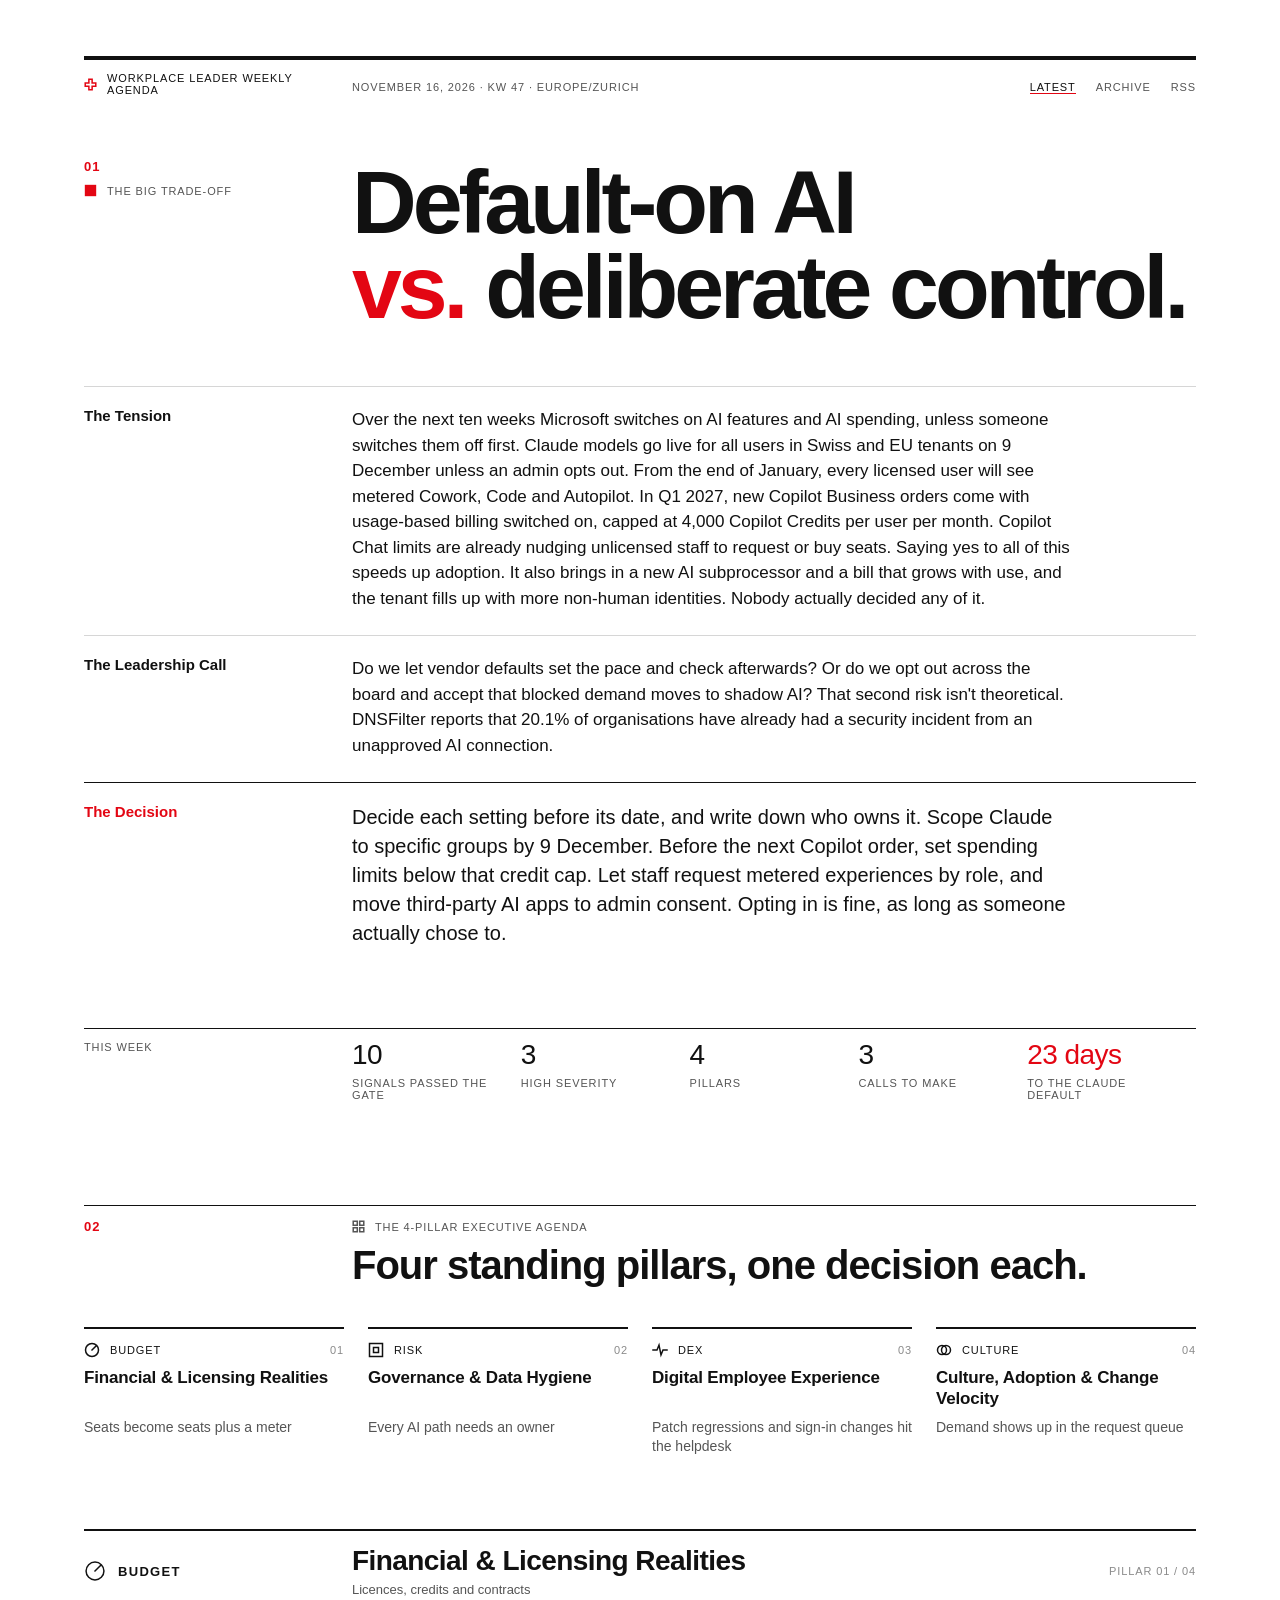
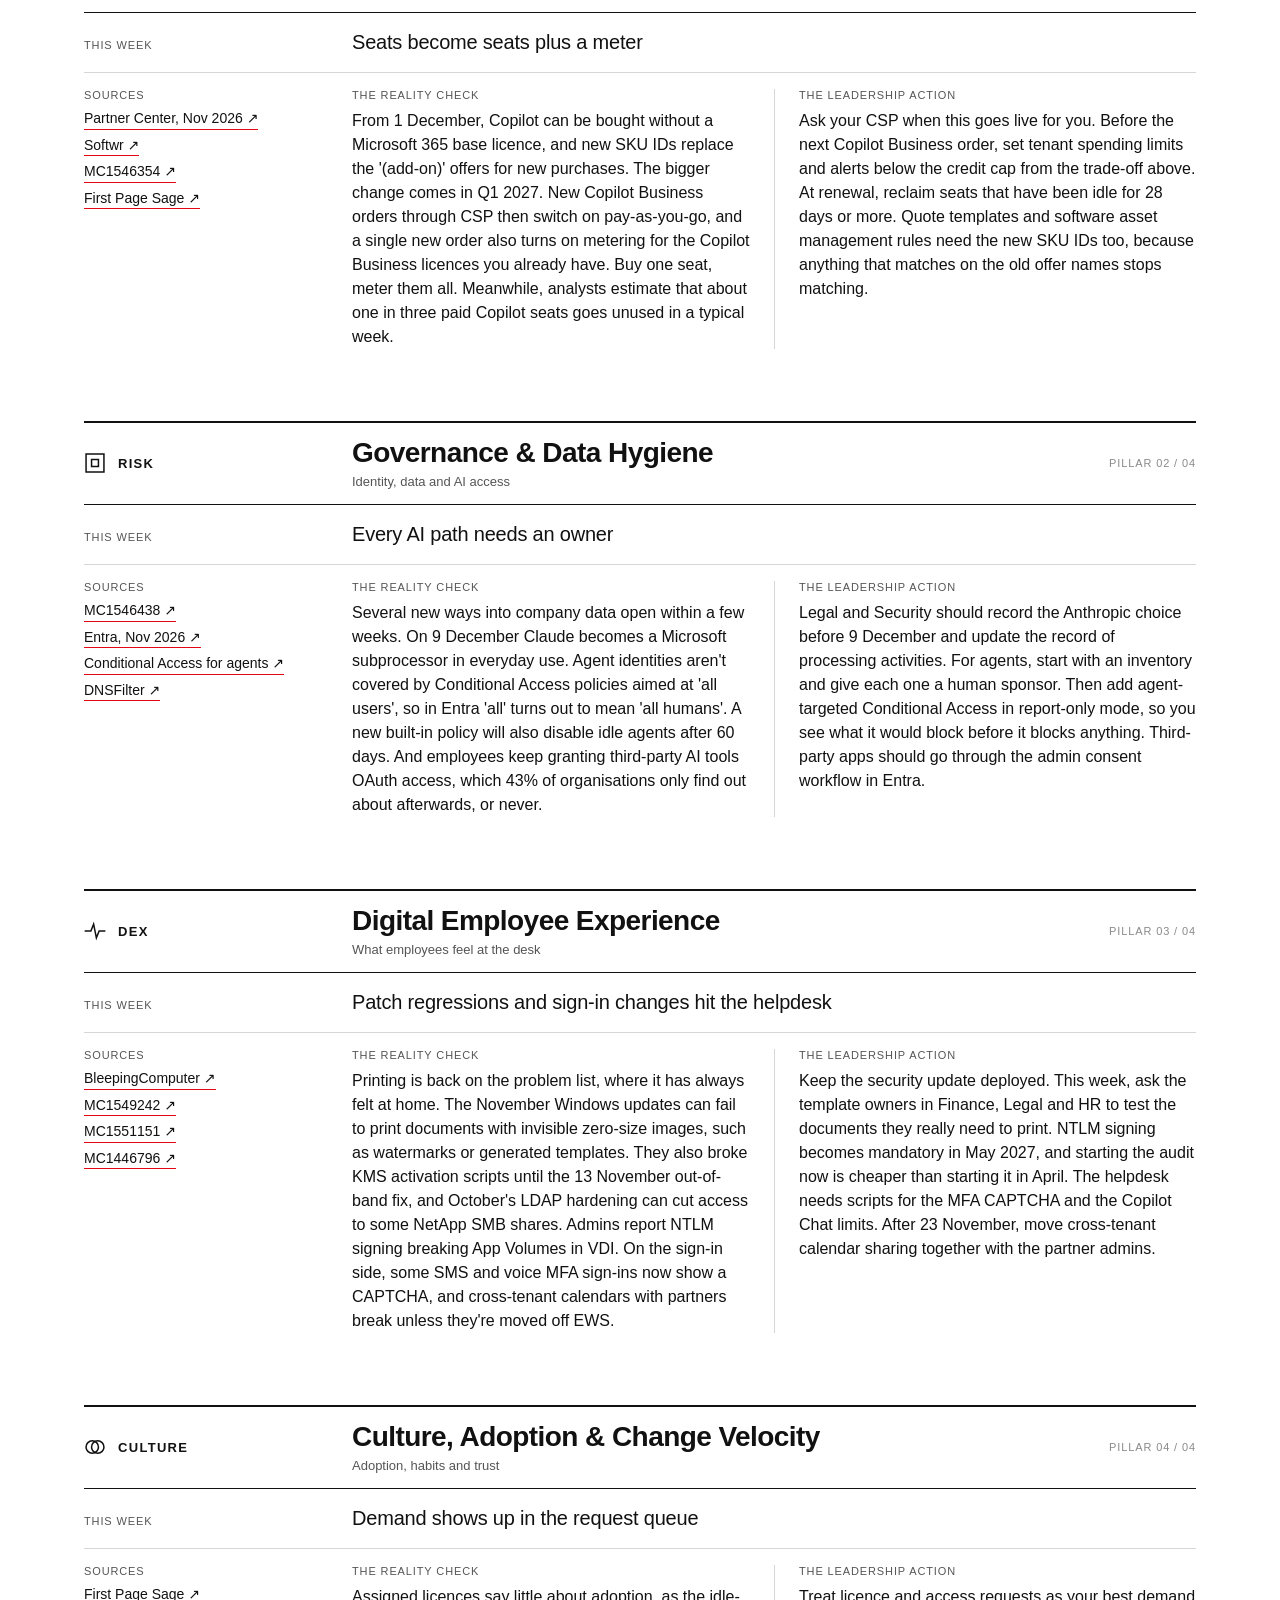
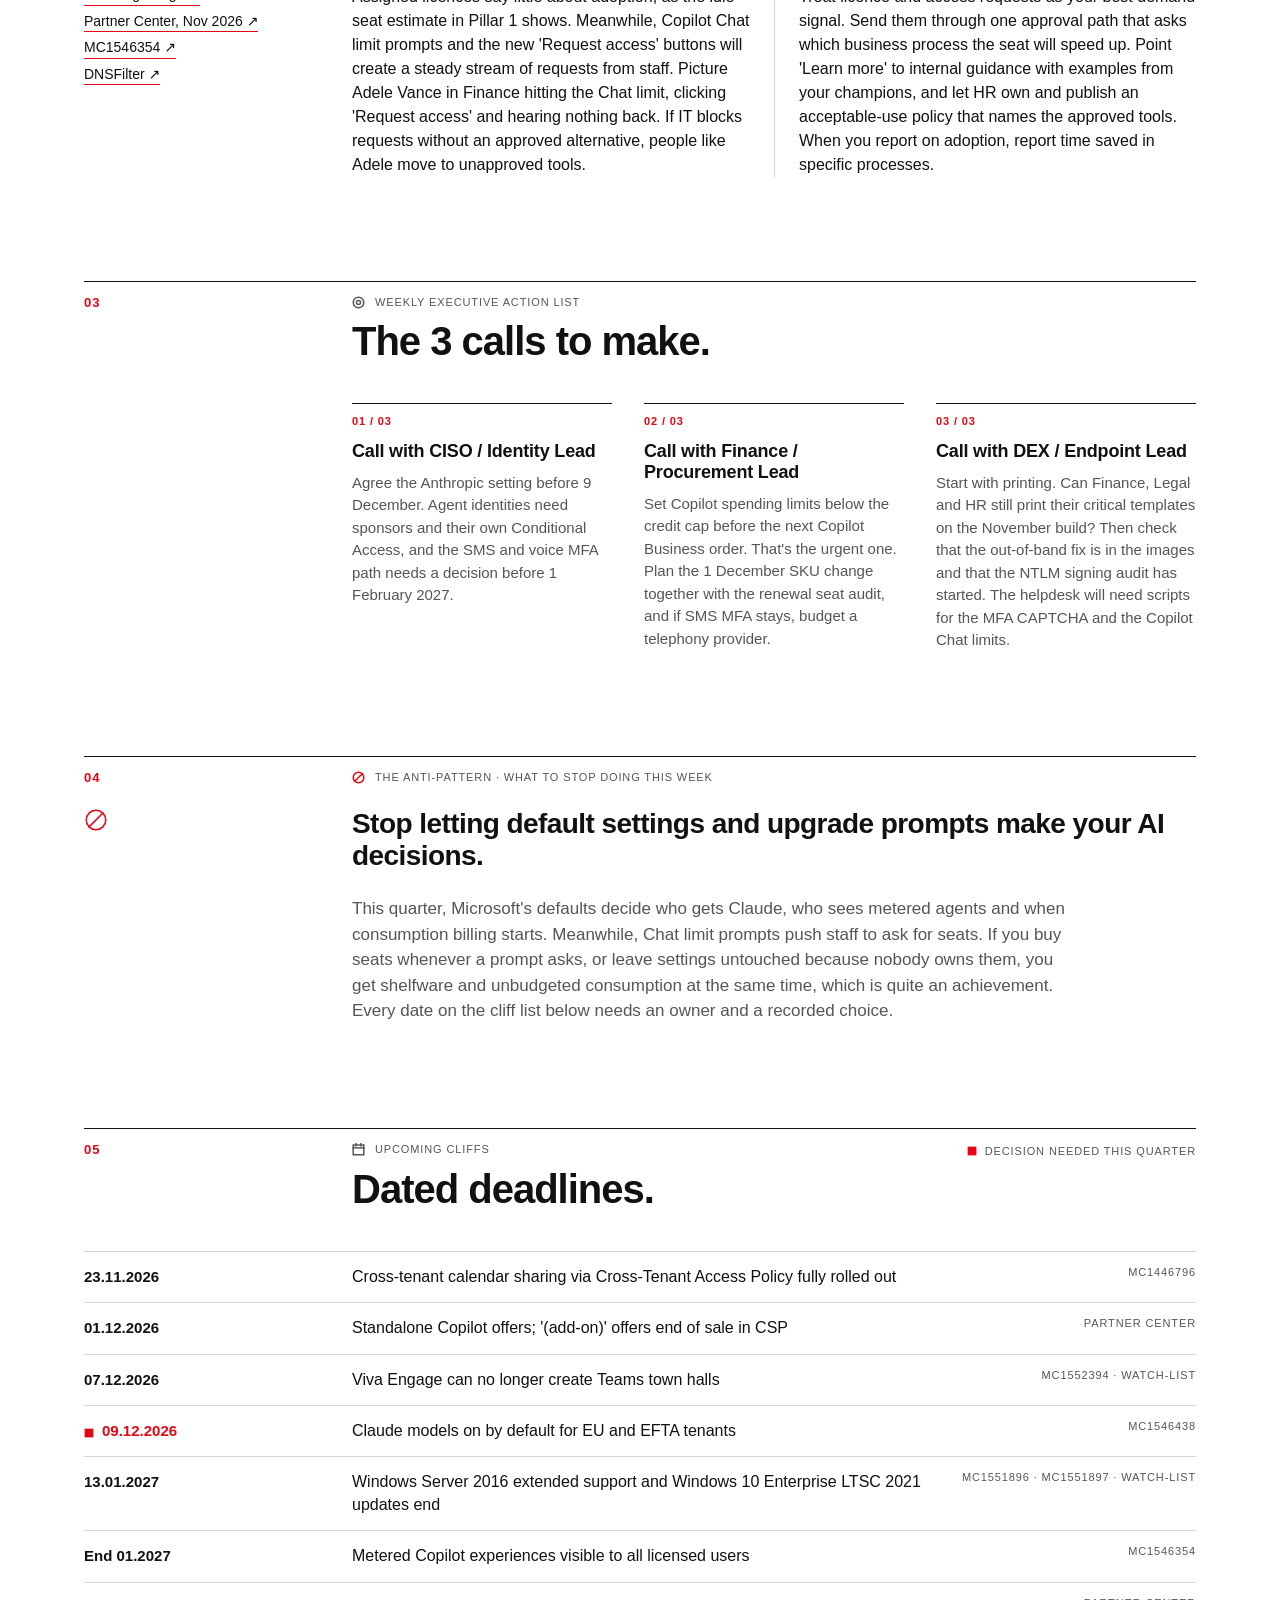
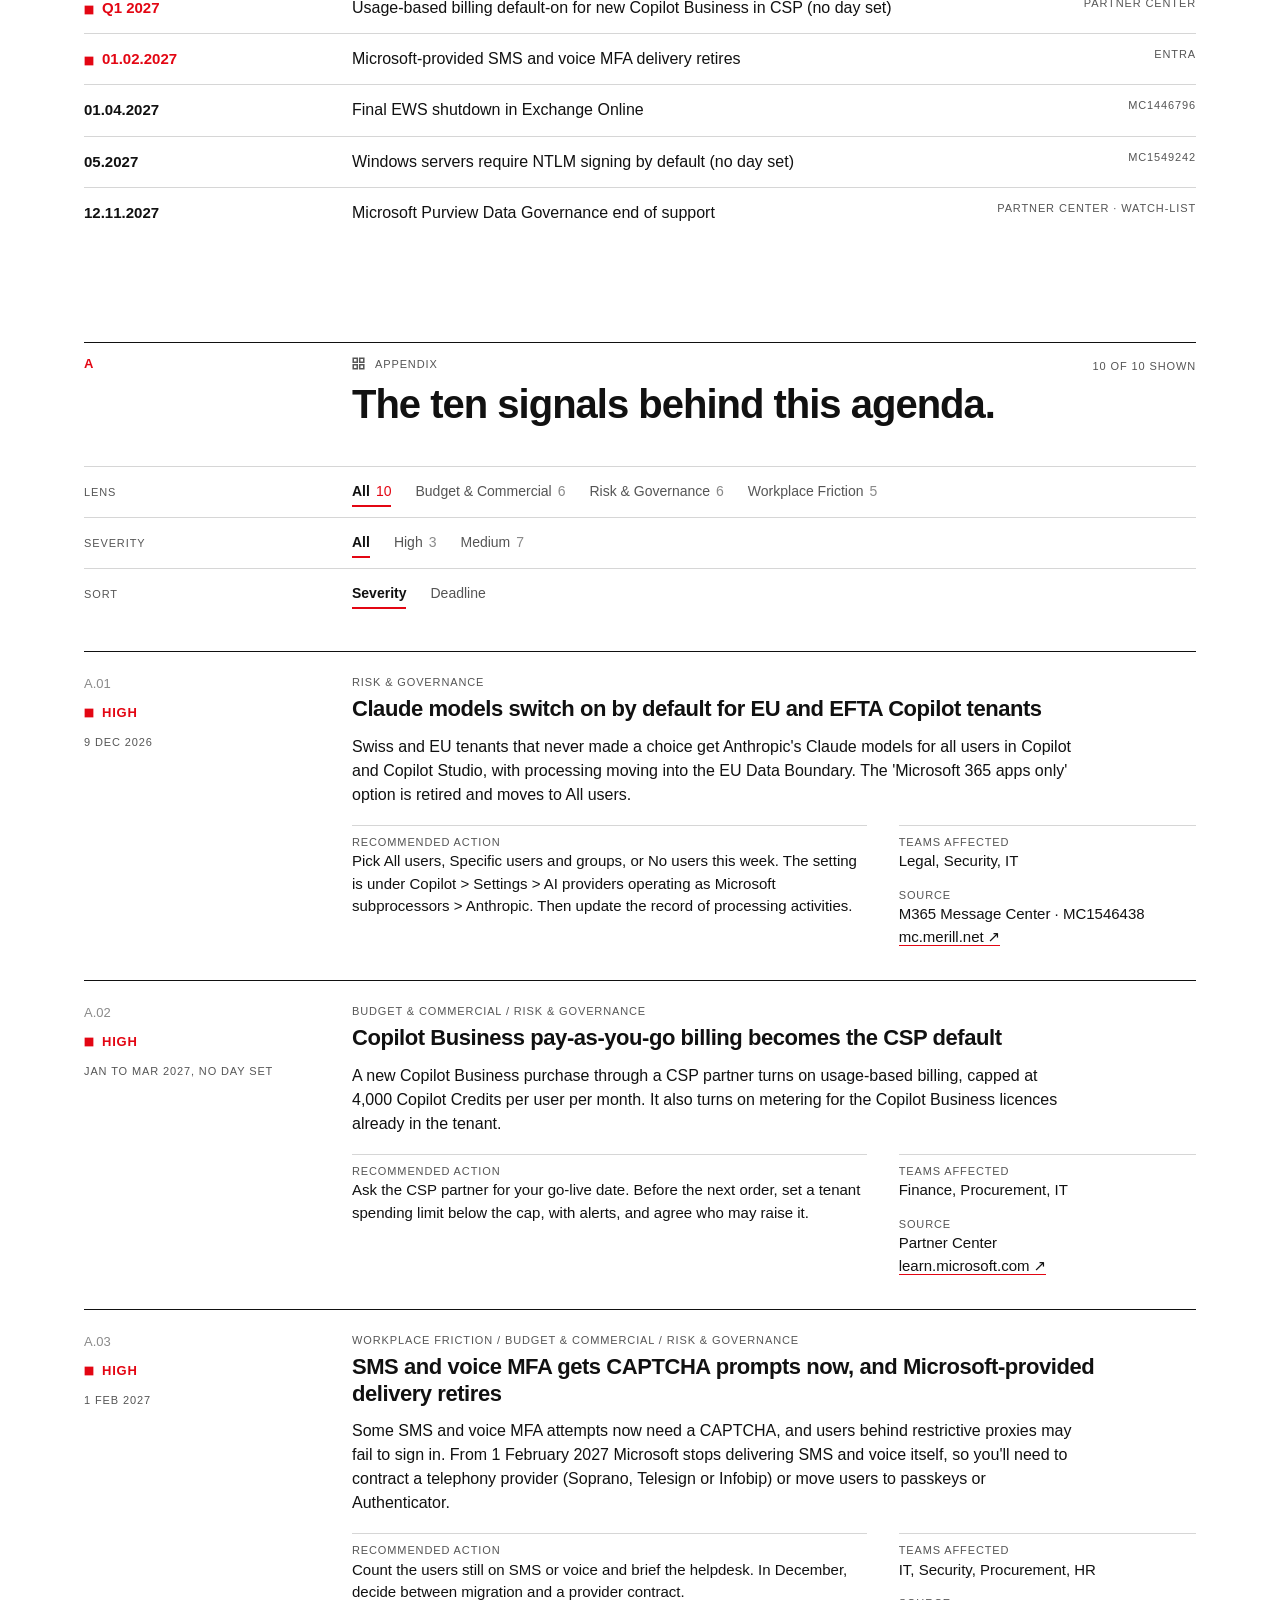
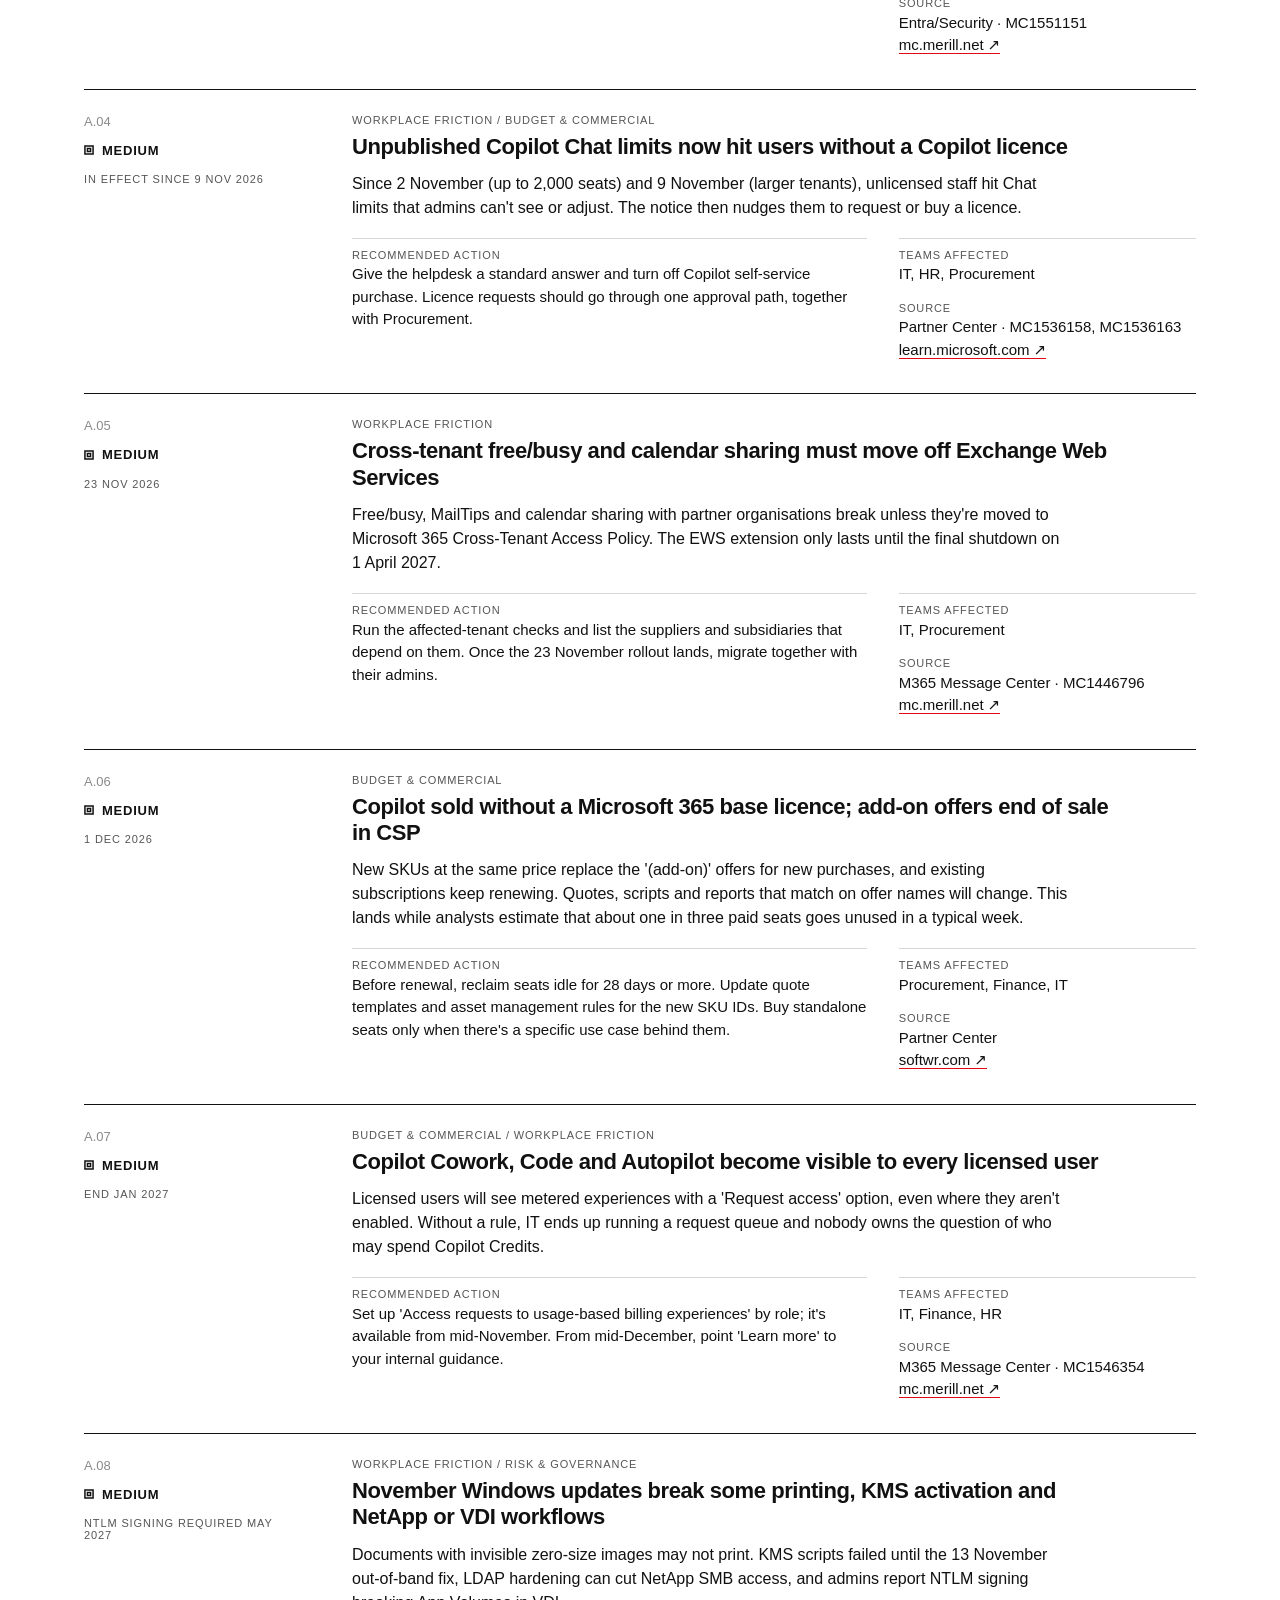
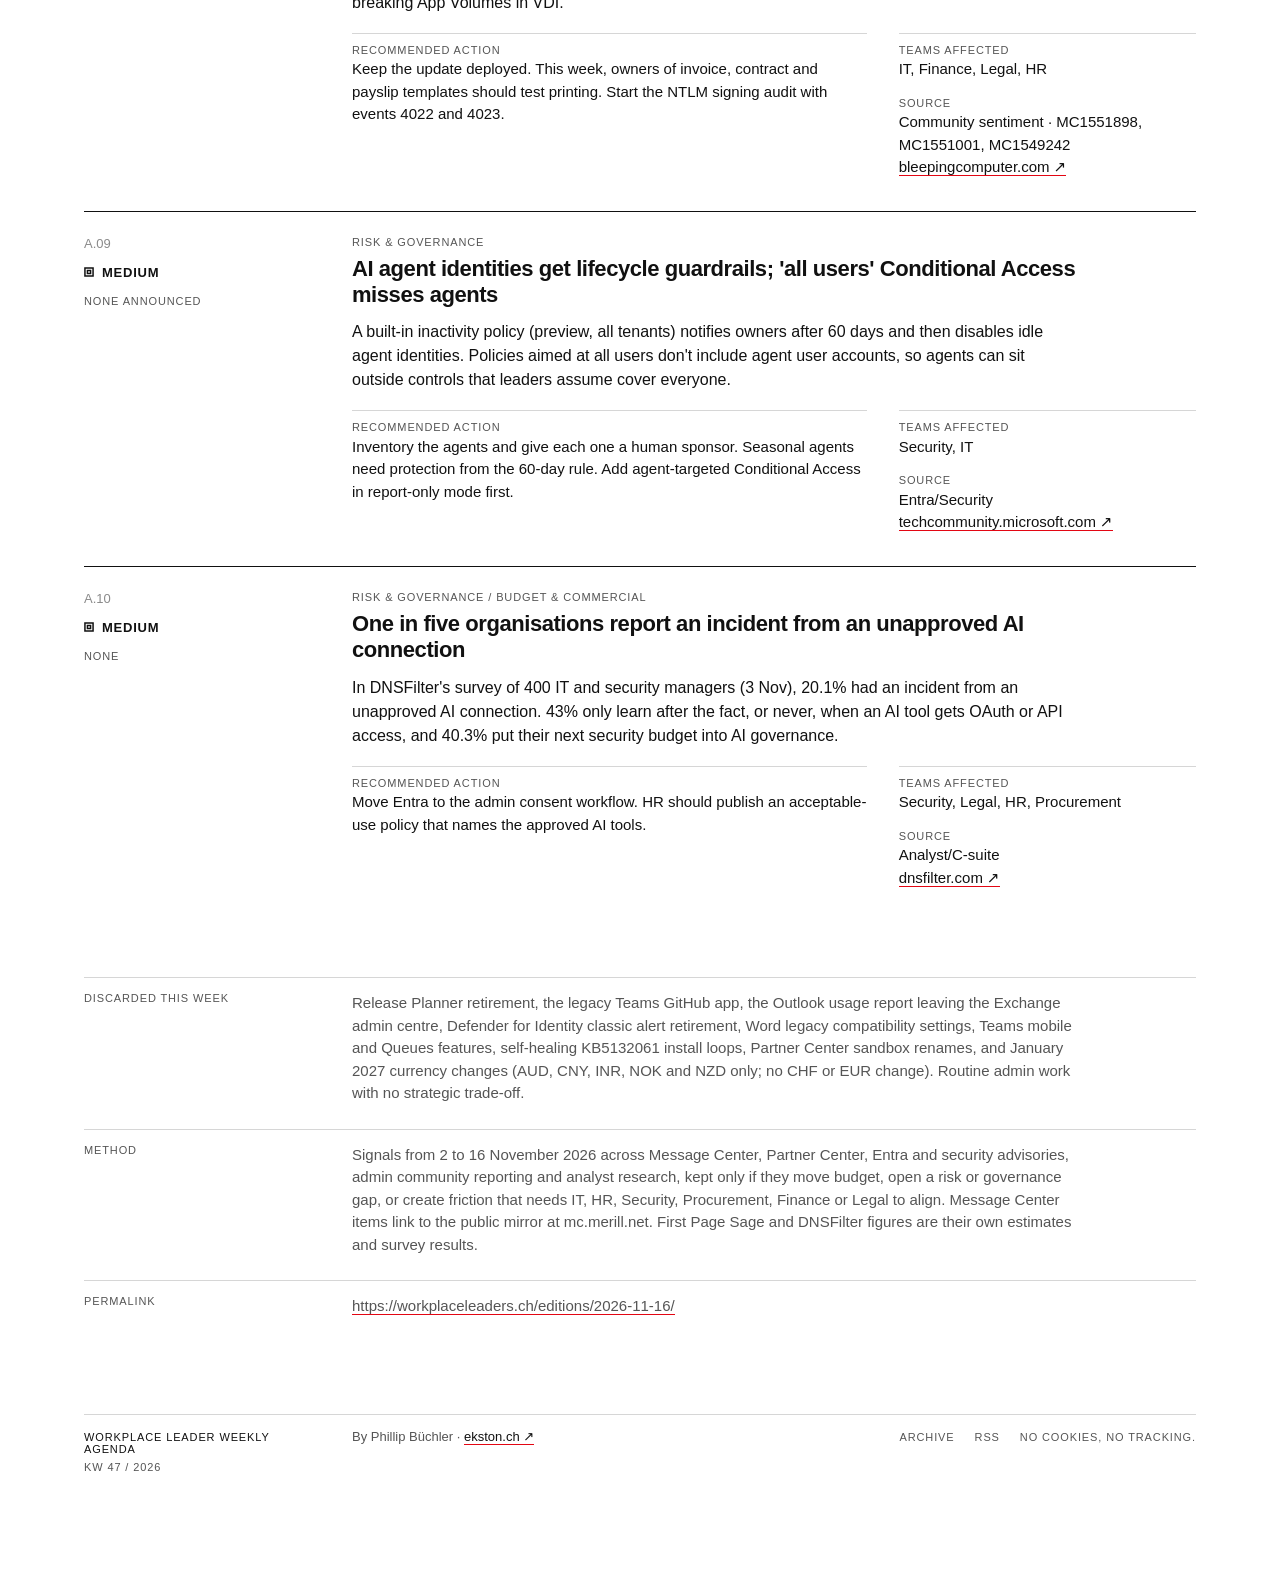
<file: editions/2026-11-16/index.html>
<!doctype html>
<html lang="en-CH">
<head>
<meta charset="utf-8">
<meta name="viewport" content="width=device-width, initial-scale=1">
<title>Default-On AI vs. Deliberate Control · Workplace Leader Weekly Agenda, November 16, 2026</title>
<meta name="description" content="Over the next ten weeks Microsoft switches on AI features and AI spending unless someone says no. Claude arrives in Swiss and EU tenants on 9 December. Metered Copilot experiences show up from January, and pay-as-you-go billing for Copilot Business follows in Q1 2027. Each setting needs a decision and an owner before its date.">
<link rel="canonical" href="https://workplaceleaders.ch/editions/2026-11-16/">
<meta property="og:site_name" content="Workplace Leader Weekly Agenda">
<meta property="og:type" content="article">
<meta property="og:title" content="Default-On AI vs. Deliberate Control · Workplace Leader Weekly Agenda, November 16, 2026">
<meta property="og:description" content="Over the next ten weeks Microsoft switches on AI features and AI spending unless someone says no. Claude arrives in Swiss and EU tenants on 9 December. Metered Copilot experiences show up from January, and pay-as-you-go billing for Copilot Business follows in Q1 2027. Each setting needs a decision and an owner before its date.">
<meta property="og:url" content="https://workplaceleaders.ch/editions/2026-11-16/">
<meta name="twitter:card" content="summary">
<meta name="color-scheme" content="light dark">
<link rel="icon" href="../../favicon.svg" type="image/svg+xml">
<link rel="alternate" type="application/rss+xml" title="Workplace Leader Weekly Agenda" href="https://workplaceleaders.ch/feed.xml">
<link rel="stylesheet" href="../../assets/style.css">
</head>
<body>
<div class="page">
<header class="row mast">
  <div class="l label"><a class="brand" href="../../"><svg class="mk red" width="13" height="13" viewBox="0 0 16 16" aria-hidden="true"><polygon points="6,1.5 10,1.5 10,6 14.5,6 14.5,10 10,10 10,14.5 6,14.5 6,10 1.5,10 1.5,6 6,6"/></svg>Workplace Leader Weekly Agenda</a></div>
  <div class="r label"><span>November 16, 2026 · KW 47 · Europe/Zurich</span><nav aria-label="Site"><a href="../../" aria-current="page">Latest</a><a href="../../archive/">Archive</a><a href="../../feed.xml">RSS</a></nav></div>
</header>
<section class="row hero" aria-labelledby="tradeoff">
  <div class="l"><div class="secnum">01</div><div style="margin-top:10px"><span class="label kick"><svg class="mk red" width="13" height="13" viewBox="0 0 16 16" aria-hidden="true"><rect class="solid" x="1" y="1" width="14" height="14"/></svg>The Big Trade-Off</span></div></div>
  <div class="r"><h1 id="tradeoff">Default-on AI<br><span class="red">vs.</span> deliberate control.</h1></div>
</section>
<div style="margin-top:56px">
<div class="trade row hair-l"><div class="l k">The Tension</div><p class="r body">Over the next ten weeks Microsoft switches on AI features and AI spending, unless someone switches them off first. Claude models go live for all users in Swiss and EU tenants on 9 December unless an admin opts out. From the end of January, every licensed user will see metered Cowork, Code and Autopilot. In Q1 2027, new Copilot Business orders come with usage-based billing switched on, capped at 4,000 Copilot Credits per user per month. Copilot Chat limits are already nudging unlicensed staff to request or buy seats. Saying yes to all of this speeds up adoption. It also brings in a new AI subprocessor and a bill that grows with use, and the tenant fills up with more non-human identities. Nobody actually decided any of it.</p></div>
<div class="trade row hair-l"><div class="l k">The Leadership Call</div><p class="r body">Do we let vendor defaults set the pace and check afterwards? Or do we opt out across the board and accept that blocked demand moves to shadow AI? That second risk isn&#x27;t theoretical. DNSFilter reports that 20.1% of organisations have already had a security incident from an unapproved AI connection.</p></div>
<div class="trade row hair decision"><div class="l k">The Decision</div><p class="r body">Decide each setting before its date, and write down who owns it. Scope Claude to specific groups by 9 December. Before the next Copilot order, set spending limits below that credit cap. Let staff request metered experiences by role, and move third-party AI apps to admin consent. Opting in is fine, as long as someone actually chose to.</p></div>
</div>
<div class="row figs hair"><div class="l label" style="padding-top:12px">This week</div><div class="r"><div class="fig"><div class="v">10</div><div class="label" style="margin-top:8px">Signals passed the gate</div></div><div class="fig"><div class="v">3</div><div class="label" style="margin-top:8px">High severity</div></div><div class="fig"><div class="v">4</div><div class="label" style="margin-top:8px">Pillars</div></div><div class="fig"><div class="v">3</div><div class="label" style="margin-top:8px">Calls to make</div></div><div class="fig"><div class="v red">23 days</div><div class="label" style="margin-top:8px">To the Claude default</div></div></div></div>
<div class="hair row sechead">
  <div class="l"><div class="secnum">02</div></div>
  <div class="r"><div class="top"><span class="label kick"><svg class="mk" width="13" height="13" viewBox="0 0 16 16" aria-hidden="true"><rect x="1.5" y="1.5" width="5" height="5"/><rect x="9.5" y="1.5" width="5" height="5"/><rect x="1.5" y="9.5" width="5" height="5"/><rect x="9.5" y="9.5" width="5" height="5"/></svg>The 4-Pillar Executive Agenda</span></div><h2>Four standing pillars, one decision each.</h2></div>
</div>
<nav class="pstrip" aria-label="The four pillars">
  <a class="pcell" href="#pillar-budget">
    <span class="ptop"><span class="label kick ink"><svg class="mk" width="16" height="16" viewBox="0 0 16 16" aria-hidden="true"><circle cx="8" cy="8" r="6.5"/><line x1="8" y1="8" x2="12" y2="4"/></svg>Budget</span><span class="label pno">01</span></span>
    <span class="pcname">Financial &amp; Licensing Realities</span>
    <span class="pcsub">Seats become seats plus a meter</span>
  </a><a class="pcell" href="#pillar-risk">
    <span class="ptop"><span class="label kick ink"><svg class="mk" width="16" height="16" viewBox="0 0 16 16" aria-hidden="true"><rect x="1.5" y="1.5" width="13" height="13"/><rect x="5.5" y="5.5" width="5" height="5"/></svg>Risk</span><span class="label pno">02</span></span>
    <span class="pcname">Governance &amp; Data Hygiene</span>
    <span class="pcsub">Every AI path needs an owner</span>
  </a><a class="pcell" href="#pillar-dex">
    <span class="ptop"><span class="label kick ink"><svg class="mk" width="16" height="16" viewBox="0 0 16 16" aria-hidden="true"><polyline points="1,8 5,8 7,3 9,13 11,8 15,8"/></svg>DEX</span><span class="label pno">03</span></span>
    <span class="pcname">Digital Employee Experience</span>
    <span class="pcsub">Patch regressions and sign-in changes hit the helpdesk</span>
  </a><a class="pcell" href="#pillar-culture">
    <span class="ptop"><span class="label kick ink"><svg class="mk" width="16" height="16" viewBox="0 0 16 16" aria-hidden="true"><circle cx="6" cy="8" r="4.5"/><circle cx="10" cy="8" r="4.5"/></svg>Culture</span><span class="label pno">04</span></span>
    <span class="pcname">Culture, Adoption &amp; Change Velocity</span>
    <span class="pcsub">Demand shows up in the request queue</span>
  </a>
</nav>
<section class="pillar" id="pillar-budget" aria-labelledby="pn-budget">
  <header class="pmast">
    <div class="ptag"><svg class="mk" width="22" height="22" viewBox="0 0 16 16" aria-hidden="true"><circle cx="8" cy="8" r="6.5"/><line x1="8" y1="8" x2="12" y2="4"/></svg><span class="label ink">Budget</span></div>
    <div class="ptitle"><h3 class="pname" id="pn-budget">Financial &amp; Licensing Realities</h3><div class="pstrap">Licences, credits and contracts</div></div>
    <div class="label pno">Pillar 01 / 04</div>
  </header>
  <div class="pgrid pweek">
    <div class="label">This week</div>
    <p class="psub">Seats become seats plus a meter</p>
  </div>
  <div class="pgrid pcols">
    <div class="psrc"><div class="label">Sources</div><div class="links"><a class="src" href="https://learn.microsoft.com/en-us/partner-center/announcements/2026-november" rel="noopener">Partner Center, Nov 2026 ↗</a><a class="src" href="https://www.softwr.com/news/microsoft-copilot-licensing-changes-2026" rel="noopener">Softwr ↗</a><a class="src" href="https://mc.merill.net/message/MC1546354" rel="noopener">MC1546354 ↗</a><a class="src" href="https://firstpagesage.com/seo-blog/microsoft-copilot-usage-statistics/" rel="noopener">First Page Sage ↗</a></div></div>
    <div class="pc"><div class="label">The Reality Check</div><p class="body">From 1 December, Copilot can be bought without a Microsoft 365 base licence, and new SKU IDs replace the &#x27;(add-on)&#x27; offers for new purchases. The bigger change comes in Q1 2027. New Copilot Business orders through CSP then switch on pay-as-you-go, and a single new order also turns on metering for the Copilot Business licences you already have. Buy one seat, meter them all. Meanwhile, analysts estimate that about one in three paid Copilot seats goes unused in a typical week.</p></div>
    <div class="pc act"><div class="label red">The Leadership Action</div><p class="body">Ask your CSP when this goes live for you. Before the next Copilot Business order, set tenant spending limits and alerts below the credit cap from the trade-off above. At renewal, reclaim seats that have been idle for 28 days or more. Quote templates and software asset management rules need the new SKU IDs too, because anything that matches on the old offer names stops matching.</p></div>
  </div>
</section>
<section class="pillar" id="pillar-risk" aria-labelledby="pn-risk">
  <header class="pmast">
    <div class="ptag"><svg class="mk" width="22" height="22" viewBox="0 0 16 16" aria-hidden="true"><rect x="1.5" y="1.5" width="13" height="13"/><rect x="5.5" y="5.5" width="5" height="5"/></svg><span class="label ink">Risk</span></div>
    <div class="ptitle"><h3 class="pname" id="pn-risk">Governance &amp; Data Hygiene</h3><div class="pstrap">Identity, data and AI access</div></div>
    <div class="label pno">Pillar 02 / 04</div>
  </header>
  <div class="pgrid pweek">
    <div class="label">This week</div>
    <p class="psub">Every AI path needs an owner</p>
  </div>
  <div class="pgrid pcols">
    <div class="psrc"><div class="label">Sources</div><div class="links"><a class="src" href="https://mc.merill.net/message/MC1546438" rel="noopener">MC1546438 ↗</a><a class="src" href="https://techcommunity.microsoft.com/blog/microsoft-entra-blog/what%E2%80%99s-new-in-microsoft-entra-november-2026/4556457" rel="noopener">Entra, Nov 2026 ↗</a><a class="src" href="https://learn.microsoft.com/en-us/entra/identity/conditional-access/agent-id" rel="noopener">Conditional Access for agents ↗</a><a class="src" href="https://www.dnsfilter.com/newsroom/dnsfilter-research-finds-one-in-five-organizations-have-been-hit-by-shadow-ai-incidents-as-ai-governance-tops-security-spending-plans" rel="noopener">DNSFilter ↗</a></div></div>
    <div class="pc"><div class="label">The Reality Check</div><p class="body">Several new ways into company data open within a few weeks. On 9 December Claude becomes a Microsoft subprocessor in everyday use. Agent identities aren&#x27;t covered by Conditional Access policies aimed at &#x27;all users&#x27;, so in Entra &#x27;all&#x27; turns out to mean &#x27;all humans&#x27;. A new built-in policy will also disable idle agents after 60 days. And employees keep granting third-party AI tools OAuth access, which 43% of organisations only find out about afterwards, or never.</p></div>
    <div class="pc act"><div class="label red">The Leadership Action</div><p class="body">Legal and Security should record the Anthropic choice before 9 December and update the record of processing activities. For agents, start with an inventory and give each one a human sponsor. Then add agent-targeted Conditional Access in report-only mode, so you see what it would block before it blocks anything. Third-party apps should go through the admin consent workflow in Entra.</p></div>
  </div>
</section>
<section class="pillar" id="pillar-dex" aria-labelledby="pn-dex">
  <header class="pmast">
    <div class="ptag"><svg class="mk" width="22" height="22" viewBox="0 0 16 16" aria-hidden="true"><polyline points="1,8 5,8 7,3 9,13 11,8 15,8"/></svg><span class="label ink">DEX</span></div>
    <div class="ptitle"><h3 class="pname" id="pn-dex">Digital Employee Experience</h3><div class="pstrap">What employees feel at the desk</div></div>
    <div class="label pno">Pillar 03 / 04</div>
  </header>
  <div class="pgrid pweek">
    <div class="label">This week</div>
    <p class="psub">Patch regressions and sign-in changes hit the helpdesk</p>
  </div>
  <div class="pgrid pcols">
    <div class="psrc"><div class="label">Sources</div><div class="links"><a class="src" href="https://www.bleepingcomputer.com/news/microsoft/microsoft-says-november-security-updates-cause-printing-issues/" rel="noopener">BleepingComputer ↗</a><a class="src" href="https://mc.merill.net/message/MC1549242" rel="noopener">MC1549242 ↗</a><a class="src" href="https://mc.merill.net/message/MC1551151" rel="noopener">MC1551151 ↗</a><a class="src" href="https://mc.merill.net/message/MC1446796" rel="noopener">MC1446796 ↗</a></div></div>
    <div class="pc"><div class="label">The Reality Check</div><p class="body">Printing is back on the problem list, where it has always felt at home. The November Windows updates can fail to print documents with invisible zero-size images, such as watermarks or generated templates. They also broke KMS activation scripts until the 13 November out-of-band fix, and October&#x27;s LDAP hardening can cut access to some NetApp SMB shares. Admins report NTLM signing breaking App Volumes in VDI. On the sign-in side, some SMS and voice MFA sign-ins now show a CAPTCHA, and cross-tenant calendars with partners break unless they&#x27;re moved off EWS.</p></div>
    <div class="pc act"><div class="label red">The Leadership Action</div><p class="body">Keep the security update deployed. This week, ask the template owners in Finance, Legal and HR to test the documents they really need to print. NTLM signing becomes mandatory in May 2027, and starting the audit now is cheaper than starting it in April. The helpdesk needs scripts for the MFA CAPTCHA and the Copilot Chat limits. After 23 November, move cross-tenant calendar sharing together with the partner admins.</p></div>
  </div>
</section>
<section class="pillar" id="pillar-culture" aria-labelledby="pn-culture">
  <header class="pmast">
    <div class="ptag"><svg class="mk" width="22" height="22" viewBox="0 0 16 16" aria-hidden="true"><circle cx="6" cy="8" r="4.5"/><circle cx="10" cy="8" r="4.5"/></svg><span class="label ink">Culture</span></div>
    <div class="ptitle"><h3 class="pname" id="pn-culture">Culture, Adoption &amp; Change Velocity</h3><div class="pstrap">Adoption, habits and trust</div></div>
    <div class="label pno">Pillar 04 / 04</div>
  </header>
  <div class="pgrid pweek">
    <div class="label">This week</div>
    <p class="psub">Demand shows up in the request queue</p>
  </div>
  <div class="pgrid pcols">
    <div class="psrc"><div class="label">Sources</div><div class="links"><a class="src" href="https://firstpagesage.com/seo-blog/microsoft-copilot-usage-statistics/" rel="noopener">First Page Sage ↗</a><a class="src" href="https://learn.microsoft.com/en-us/partner-center/announcements/2026-november" rel="noopener">Partner Center, Nov 2026 ↗</a><a class="src" href="https://mc.merill.net/message/MC1546354" rel="noopener">MC1546354 ↗</a><a class="src" href="https://www.dnsfilter.com/newsroom/dnsfilter-research-finds-one-in-five-organizations-have-been-hit-by-shadow-ai-incidents-as-ai-governance-tops-security-spending-plans" rel="noopener">DNSFilter ↗</a></div></div>
    <div class="pc"><div class="label">The Reality Check</div><p class="body">Assigned licences say little about adoption, as the idle-seat estimate in Pillar 1 shows. Meanwhile, Copilot Chat limit prompts and the new &#x27;Request access&#x27; buttons will create a steady stream of requests from staff. Picture Adele Vance in Finance hitting the Chat limit, clicking &#x27;Request access&#x27; and hearing nothing back. If IT blocks requests without an approved alternative, people like Adele move to unapproved tools.</p></div>
    <div class="pc act"><div class="label red">The Leadership Action</div><p class="body">Treat licence and access requests as your best demand signal. Send them through one approval path that asks which business process the seat will speed up. Point &#x27;Learn more&#x27; to internal guidance with examples from your champions, and let HR own and publish an acceptable-use policy that names the approved tools. When you report on adoption, report time saved in specific processes.</p></div>
  </div>
</section>
<div class="hair row sechead">
  <div class="l"><div class="secnum">03</div></div>
  <div class="r"><div class="top"><span class="label kick"><svg class="mk" width="13" height="13" viewBox="0 0 16 16" aria-hidden="true"><circle cx="8" cy="8" r="6.5"/><circle cx="8" cy="8" r="2.5"/></svg>Weekly Executive Action List</span></div><h2>The 3 calls to make.</h2></div>
</div>
<div class="row calls"><div class="l"></div><div class="r"><div class="call hair"><div class="n">01 / 03</div><div class="who">Call with CISO / Identity Lead</div><p class="body">Agree the Anthropic setting before 9 December. Agent identities need sponsors and their own Conditional Access, and the SMS and voice MFA path needs a decision before 1 February 2027.</p></div><div class="call hair"><div class="n">02 / 03</div><div class="who">Call with Finance / Procurement Lead</div><p class="body">Set Copilot spending limits below the credit cap before the next Copilot Business order. That&#x27;s the urgent one. Plan the 1 December SKU change together with the renewal seat audit, and if SMS MFA stays, budget a telephony provider.</p></div><div class="call hair"><div class="n">03 / 03</div><div class="who">Call with DEX / Endpoint Lead</div><p class="body">Start with printing. Can Finance, Legal and HR still print their critical templates on the November build? Then check that the out-of-band fix is in the images and that the NTLM signing audit has started. The helpdesk will need scripts for the MFA CAPTCHA and the Copilot Chat limits.</p></div></div></div>
<div class="hair row sechead">
  <div class="l"><div class="secnum">04</div></div>
  <div class="r"><div class="top"><span class="label kick"><svg class="mk red" width="13" height="13" viewBox="0 0 16 16" aria-hidden="true"><circle cx="8" cy="8" r="6.5"/><line x1="3.4" y1="12.6" x2="12.6" y2="3.4"/></svg>The Anti-Pattern · What to stop doing this week</span></div></div>
</div>
<div class="row anti">
  <div class="l"><svg class="mk red" width="24" height="24" viewBox="0 0 16 16" aria-hidden="true"><circle cx="8" cy="8" r="6.5"/><line x1="3.4" y1="12.6" x2="12.6" y2="3.4"/></svg></div>
  <div class="r"><div class="head">Stop letting default settings and upgrade prompts make your AI decisions.</div><p class="body">This quarter, Microsoft&#x27;s defaults decide who gets Claude, who sees metered agents and when consumption billing starts. Meanwhile, Chat limit prompts push staff to ask for seats. If you buy seats whenever a prompt asks, or leave settings untouched because nobody owns them, you get shelfware and unbudgeted consumption at the same time, which is quite an achievement. Every date on the cliff list below needs an owner and a recorded choice.</p></div>
</div>
<div class="hair row sechead">
  <div class="l"><div class="secnum">05</div></div>
  <div class="r"><div class="top"><span class="label kick"><svg class="mk" width="13" height="13" viewBox="0 0 16 16" aria-hidden="true"><rect x="1.5" y="2.5" width="13" height="12"/><line x1="1.5" y1="6" x2="14.5" y2="6"/><line x1="5" y1="1" x2="5" y2="3.5"/><line x1="11" y1="1" x2="11" y2="3.5"/></svg>Upcoming Cliffs</span><span class="label kick" style="gap:8px"><svg class="mk red" width="10" height="10" viewBox="0 0 16 16" aria-hidden="true"><rect class="solid" x="1" y="1" width="14" height="14"/></svg>Decision needed this quarter</span></div><h2>Dated deadlines.</h2></div>
</div>
<div class="row cliff hair-l"><div class="l">23.11.2026</div><div class="r"><span class="what">Cross-tenant calendar sharing via Cross-Tenant Access Policy fully rolled out</span><span class="label">MC1446796</span></div></div>
<div class="row cliff hair-l"><div class="l">01.12.2026</div><div class="r"><span class="what">Standalone Copilot offers; &#x27;(add-on)&#x27; offers end of sale in CSP</span><span class="label">Partner Center</span></div></div>
<div class="row cliff hair-l"><div class="l">07.12.2026</div><div class="r"><span class="what">Viva Engage can no longer create Teams town halls</span><span class="label">MC1552394 · watch-list</span></div></div>
<div class="row cliff hair-l"><div class="l red"><span style="margin-right:8px"><svg class="mk red" width="10" height="10" viewBox="0 0 16 16" aria-hidden="true"><rect class="solid" x="1" y="1" width="14" height="14"/></svg></span>09.12.2026</div><div class="r"><span class="what">Claude models on by default for EU and EFTA tenants</span><span class="label">MC1546438</span></div></div>
<div class="row cliff hair-l"><div class="l">13.01.2027</div><div class="r"><span class="what">Windows Server 2016 extended support and Windows 10 Enterprise LTSC 2021 updates end</span><span class="label">MC1551896 · MC1551897 · watch-list</span></div></div>
<div class="row cliff hair-l"><div class="l">End 01.2027</div><div class="r"><span class="what">Metered Copilot experiences visible to all licensed users</span><span class="label">MC1546354</span></div></div>
<div class="row cliff hair-l"><div class="l red"><span style="margin-right:8px"><svg class="mk red" width="10" height="10" viewBox="0 0 16 16" aria-hidden="true"><rect class="solid" x="1" y="1" width="14" height="14"/></svg></span>Q1 2027</div><div class="r"><span class="what">Usage-based billing default-on for new Copilot Business in CSP (no day set)</span><span class="label">Partner Center</span></div></div>
<div class="row cliff hair-l"><div class="l red"><span style="margin-right:8px"><svg class="mk red" width="10" height="10" viewBox="0 0 16 16" aria-hidden="true"><rect class="solid" x="1" y="1" width="14" height="14"/></svg></span>01.02.2027</div><div class="r"><span class="what">Microsoft-provided SMS and voice MFA delivery retires</span><span class="label">Entra</span></div></div>
<div class="row cliff hair-l"><div class="l">01.04.2027</div><div class="r"><span class="what">Final EWS shutdown in Exchange Online</span><span class="label">MC1446796</span></div></div>
<div class="row cliff hair-l"><div class="l">05.2027</div><div class="r"><span class="what">Windows servers require NTLM signing by default (no day set)</span><span class="label">MC1549242</span></div></div>
<div class="row cliff hair-l"><div class="l">12.11.2027</div><div class="r"><span class="what">Microsoft Purview Data Governance end of support</span><span class="label">Partner Center · watch-list</span></div></div>
<div class="hair row sechead">
  <div class="l"><div class="secnum">A</div></div>
  <div class="r"><div class="top"><span class="label kick"><svg class="mk" width="13" height="13" viewBox="0 0 16 16" aria-hidden="true"><rect x="1.5" y="1.5" width="5" height="5"/><rect x="9.5" y="1.5" width="5" height="5"/><rect x="1.5" y="9.5" width="5" height="5"/><rect x="9.5" y="9.5" width="5" height="5"/></svg>Appendix</span><span class="label" data-shown>10 of 10 shown</span></div><h2>The ten signals behind this agenda.</h2></div>
</div>
<div class="filters">
<div class="row filter hair-l"><div class="l label">Lens</div><div class="r"><button type="button" data-key="lens" data-value="All" aria-pressed="true">All<span class="c">10</span></button><button type="button" data-key="lens" data-value="Budget" aria-pressed="false">Budget &amp; Commercial<span class="c">6</span></button><button type="button" data-key="lens" data-value="Risk" aria-pressed="false">Risk &amp; Governance<span class="c">6</span></button><button type="button" data-key="lens" data-value="Friction" aria-pressed="false">Workplace Friction<span class="c">5</span></button></div></div>
<div class="row filter hair-l"><div class="l label">Severity</div><div class="r"><button type="button" data-key="sev" data-value="All" aria-pressed="true">All</button><button type="button" data-key="sev" data-value="High" aria-pressed="false">High<span class="c">3</span></button><button type="button" data-key="sev" data-value="Medium" aria-pressed="false">Medium<span class="c">7</span></button></div></div>
<div class="row filter hair-l"><div class="l label">Sort</div><div class="r"><button type="button" data-key="sort" data-value="severity" aria-pressed="true">Severity</button><button type="button" data-key="sort" data-value="deadline" aria-pressed="false">Deadline</button></div></div>
</div>
<div class="items" data-items>
<article class="row item hair" data-lenses="Risk" data-sev="High" data-date="2026-12-09">
  <div class="l"><div class="idx">A.01</div><div class="sev red"><svg class="mk red" width="10" height="10" viewBox="0 0 16 16" aria-hidden="true"><rect class="solid" x="1" y="1" width="14" height="14"/></svg>High</div><div class="label" style="margin-top:14px">9 Dec 2026</div></div>
  <div class="r">
    <div class="label red">Risk &amp; Governance</div>
    <h4>Claude models switch on by default for EU and EFTA Copilot tenants</h4>
    <p class="body">Swiss and EU tenants that never made a choice get Anthropic&#x27;s Claude models for all users in Copilot and Copilot Studio, with processing moving into the EU Data Boundary. The &#x27;Microsoft 365 apps only&#x27; option is retired and moves to All users.</p>
    <div class="meta">
      <div class="wide hair-l"><div class="label">Recommended action</div><div>Pick All users, Specific users and groups, or No users this week. The setting is under Copilot &gt; Settings &gt; AI providers operating as Microsoft subprocessors &gt; Anthropic. Then update the record of processing activities.</div></div>
      <div class="narrow hair-l"><div class="label">Teams affected</div><div>Legal, Security, IT</div><div class="label" style="margin-top:14px">Source</div><div>M365 Message Center · MC1546438<br><a class="src" href="https://mc.merill.net/message/MC1546438" rel="noopener">mc.merill.net ↗</a></div></div>
    </div>
  </div>
</article>
<article class="row item hair" data-lenses="Budget Risk" data-sev="High" data-date="2027-01-15">
  <div class="l"><div class="idx">A.02</div><div class="sev red"><svg class="mk red" width="10" height="10" viewBox="0 0 16 16" aria-hidden="true"><rect class="solid" x="1" y="1" width="14" height="14"/></svg>High</div><div class="label" style="margin-top:14px">Jan to Mar 2027, no day set</div></div>
  <div class="r">
    <div class="label red">Budget &amp; Commercial  /  Risk &amp; Governance</div>
    <h4>Copilot Business pay-as-you-go billing becomes the CSP default</h4>
    <p class="body">A new Copilot Business purchase through a CSP partner turns on usage-based billing, capped at 4,000 Copilot Credits per user per month. It also turns on metering for the Copilot Business licences already in the tenant.</p>
    <div class="meta">
      <div class="wide hair-l"><div class="label">Recommended action</div><div>Ask the CSP partner for your go-live date. Before the next order, set a tenant spending limit below the cap, with alerts, and agree who may raise it.</div></div>
      <div class="narrow hair-l"><div class="label">Teams affected</div><div>Finance, Procurement, IT</div><div class="label" style="margin-top:14px">Source</div><div>Partner Center<br><a class="src" href="https://learn.microsoft.com/en-us/partner-center/announcements/2026-november" rel="noopener">learn.microsoft.com ↗</a></div></div>
    </div>
  </div>
</article>
<article class="row item hair" data-lenses="Friction Budget Risk" data-sev="High" data-date="2027-02-01">
  <div class="l"><div class="idx">A.03</div><div class="sev red"><svg class="mk red" width="10" height="10" viewBox="0 0 16 16" aria-hidden="true"><rect class="solid" x="1" y="1" width="14" height="14"/></svg>High</div><div class="label" style="margin-top:14px">1 Feb 2027</div></div>
  <div class="r">
    <div class="label red">Workplace Friction  /  Budget &amp; Commercial  /  Risk &amp; Governance</div>
    <h4>SMS and voice MFA gets CAPTCHA prompts now, and Microsoft-provided delivery retires</h4>
    <p class="body">Some SMS and voice MFA attempts now need a CAPTCHA, and users behind restrictive proxies may fail to sign in. From 1 February 2027 Microsoft stops delivering SMS and voice itself, so you&#x27;ll need to contract a telephony provider (Soprano, Telesign or Infobip) or move users to passkeys or Authenticator.</p>
    <div class="meta">
      <div class="wide hair-l"><div class="label">Recommended action</div><div>Count the users still on SMS or voice and brief the helpdesk. In December, decide between migration and a provider contract.</div></div>
      <div class="narrow hair-l"><div class="label">Teams affected</div><div>IT, Security, Procurement, HR</div><div class="label" style="margin-top:14px">Source</div><div>Entra/Security · MC1551151<br><a class="src" href="https://mc.merill.net/message/MC1551151" rel="noopener">mc.merill.net ↗</a></div></div>
    </div>
  </div>
</article>
<article class="row item hair" data-lenses="Budget" data-sev="Medium" data-date="2026-12-01">
  <div class="l"><div class="idx">A.04</div><div class="sev"><svg class="mk" width="10" height="10" viewBox="0 0 16 16" aria-hidden="true"><rect x="1.5" y="1.5" width="13" height="13"/><rect x="5.5" y="5.5" width="5" height="5"/></svg>Medium</div><div class="label" style="margin-top:14px">1 Dec 2026</div></div>
  <div class="r">
    <div class="label red">Budget &amp; Commercial</div>
    <h4>Copilot sold without a Microsoft 365 base licence; add-on offers end of sale in CSP</h4>
    <p class="body">New SKUs at the same price replace the &#x27;(add-on)&#x27; offers for new purchases, and existing subscriptions keep renewing. Quotes, scripts and reports that match on offer names will change. This lands while analysts estimate that about one in three paid seats goes unused in a typical week.</p>
    <div class="meta">
      <div class="wide hair-l"><div class="label">Recommended action</div><div>Before renewal, reclaim seats idle for 28 days or more. Update quote templates and asset management rules for the new SKU IDs. Buy standalone seats only when there&#x27;s a specific use case behind them.</div></div>
      <div class="narrow hair-l"><div class="label">Teams affected</div><div>Procurement, Finance, IT</div><div class="label" style="margin-top:14px">Source</div><div>Partner Center<br><a class="src" href="https://www.softwr.com/news/microsoft-copilot-licensing-changes-2026" rel="noopener">softwr.com ↗</a></div></div>
    </div>
  </div>
</article>
<article class="row item hair" data-lenses="Budget Friction" data-sev="Medium" data-date="2027-01-31">
  <div class="l"><div class="idx">A.05</div><div class="sev"><svg class="mk" width="10" height="10" viewBox="0 0 16 16" aria-hidden="true"><rect x="1.5" y="1.5" width="13" height="13"/><rect x="5.5" y="5.5" width="5" height="5"/></svg>Medium</div><div class="label" style="margin-top:14px">End Jan 2027</div></div>
  <div class="r">
    <div class="label red">Budget &amp; Commercial  /  Workplace Friction</div>
    <h4>Copilot Cowork, Code and Autopilot become visible to every licensed user</h4>
    <p class="body">Licensed users will see metered experiences with a &#x27;Request access&#x27; option, even where they aren&#x27;t enabled. Without a rule, IT ends up running a request queue and nobody owns the question of who may spend Copilot Credits.</p>
    <div class="meta">
      <div class="wide hair-l"><div class="label">Recommended action</div><div>Set up &#x27;Access requests to usage-based billing experiences&#x27; by role; it&#x27;s available from mid-November. From mid-December, point &#x27;Learn more&#x27; to your internal guidance.</div></div>
      <div class="narrow hair-l"><div class="label">Teams affected</div><div>IT, Finance, HR</div><div class="label" style="margin-top:14px">Source</div><div>M365 Message Center · MC1546354<br><a class="src" href="https://mc.merill.net/message/MC1546354" rel="noopener">mc.merill.net ↗</a></div></div>
    </div>
  </div>
</article>
<article class="row item hair" data-lenses="Friction Budget" data-sev="Medium" data-date="2026-11-09">
  <div class="l"><div class="idx">A.06</div><div class="sev"><svg class="mk" width="10" height="10" viewBox="0 0 16 16" aria-hidden="true"><rect x="1.5" y="1.5" width="13" height="13"/><rect x="5.5" y="5.5" width="5" height="5"/></svg>Medium</div><div class="label" style="margin-top:14px">In effect since 9 Nov 2026</div></div>
  <div class="r">
    <div class="label red">Workplace Friction  /  Budget &amp; Commercial</div>
    <h4>Unpublished Copilot Chat limits now hit users without a Copilot licence</h4>
    <p class="body">Since 2 November (up to 2,000 seats) and 9 November (larger tenants), unlicensed staff hit Chat limits that admins can&#x27;t see or adjust. The notice then nudges them to request or buy a licence.</p>
    <div class="meta">
      <div class="wide hair-l"><div class="label">Recommended action</div><div>Give the helpdesk a standard answer and turn off Copilot self-service purchase. Licence requests should go through one approval path, together with Procurement.</div></div>
      <div class="narrow hair-l"><div class="label">Teams affected</div><div>IT, HR, Procurement</div><div class="label" style="margin-top:14px">Source</div><div>Partner Center · MC1536158, MC1536163<br><a class="src" href="https://learn.microsoft.com/en-us/partner-center/announcements/2026-november" rel="noopener">learn.microsoft.com ↗</a></div></div>
    </div>
  </div>
</article>
<article class="row item hair" data-lenses="Risk" data-sev="Medium" data-date="2099-01-01">
  <div class="l"><div class="idx">A.07</div><div class="sev"><svg class="mk" width="10" height="10" viewBox="0 0 16 16" aria-hidden="true"><rect x="1.5" y="1.5" width="13" height="13"/><rect x="5.5" y="5.5" width="5" height="5"/></svg>Medium</div><div class="label" style="margin-top:14px">None announced</div></div>
  <div class="r">
    <div class="label red">Risk &amp; Governance</div>
    <h4>AI agent identities get lifecycle guardrails; &#x27;all users&#x27; Conditional Access misses agents</h4>
    <p class="body">A built-in inactivity policy (preview, all tenants) notifies owners after 60 days and then disables idle agent identities. Policies aimed at all users don&#x27;t include agent user accounts, so agents can sit outside controls that leaders assume cover everyone.</p>
    <div class="meta">
      <div class="wide hair-l"><div class="label">Recommended action</div><div>Inventory the agents and give each one a human sponsor. Seasonal agents need protection from the 60-day rule. Add agent-targeted Conditional Access in report-only mode first.</div></div>
      <div class="narrow hair-l"><div class="label">Teams affected</div><div>Security, IT</div><div class="label" style="margin-top:14px">Source</div><div>Entra/Security<br><a class="src" href="https://techcommunity.microsoft.com/blog/microsoft-entra-blog/what%E2%80%99s-new-in-microsoft-entra-november-2026/4556457" rel="noopener">techcommunity.microsoft.com ↗</a></div></div>
    </div>
  </div>
</article>
<article class="row item hair" data-lenses="Risk Budget" data-sev="Medium" data-date="2099-01-02">
  <div class="l"><div class="idx">A.08</div><div class="sev"><svg class="mk" width="10" height="10" viewBox="0 0 16 16" aria-hidden="true"><rect x="1.5" y="1.5" width="13" height="13"/><rect x="5.5" y="5.5" width="5" height="5"/></svg>Medium</div><div class="label" style="margin-top:14px">None</div></div>
  <div class="r">
    <div class="label red">Risk &amp; Governance  /  Budget &amp; Commercial</div>
    <h4>One in five organisations report an incident from an unapproved AI connection</h4>
    <p class="body">In DNSFilter&#x27;s survey of 400 IT and security managers (3 Nov), 20.1% had an incident from an unapproved AI connection. 43% only learn after the fact, or never, when an AI tool gets OAuth or API access, and 40.3% put their next security budget into AI governance.</p>
    <div class="meta">
      <div class="wide hair-l"><div class="label">Recommended action</div><div>Move Entra to the admin consent workflow. HR should publish an acceptable-use policy that names the approved AI tools.</div></div>
      <div class="narrow hair-l"><div class="label">Teams affected</div><div>Security, Legal, HR, Procurement</div><div class="label" style="margin-top:14px">Source</div><div>Analyst/C-suite<br><a class="src" href="https://www.dnsfilter.com/newsroom/dnsfilter-research-finds-one-in-five-organizations-have-been-hit-by-shadow-ai-incidents-as-ai-governance-tops-security-spending-plans" rel="noopener">dnsfilter.com ↗</a></div></div>
    </div>
  </div>
</article>
<article class="row item hair" data-lenses="Friction Risk" data-sev="Medium" data-date="2027-05-01">
  <div class="l"><div class="idx">A.09</div><div class="sev"><svg class="mk" width="10" height="10" viewBox="0 0 16 16" aria-hidden="true"><rect x="1.5" y="1.5" width="13" height="13"/><rect x="5.5" y="5.5" width="5" height="5"/></svg>Medium</div><div class="label" style="margin-top:14px">NTLM signing required May 2027</div></div>
  <div class="r">
    <div class="label red">Workplace Friction  /  Risk &amp; Governance</div>
    <h4>November Windows updates break some printing, KMS activation and NetApp or VDI workflows</h4>
    <p class="body">Documents with invisible zero-size images may not print. KMS scripts failed until the 13 November out-of-band fix, LDAP hardening can cut NetApp SMB access, and admins report NTLM signing breaking App Volumes in VDI.</p>
    <div class="meta">
      <div class="wide hair-l"><div class="label">Recommended action</div><div>Keep the update deployed. This week, owners of invoice, contract and payslip templates should test printing. Start the NTLM signing audit with events 4022 and 4023.</div></div>
      <div class="narrow hair-l"><div class="label">Teams affected</div><div>IT, Finance, Legal, HR</div><div class="label" style="margin-top:14px">Source</div><div>Community sentiment · MC1551898, MC1551001, MC1549242<br><a class="src" href="https://www.bleepingcomputer.com/news/microsoft/microsoft-says-november-security-updates-cause-printing-issues/" rel="noopener">bleepingcomputer.com ↗</a></div></div>
    </div>
  </div>
</article>
<article class="row item hair" data-lenses="Friction" data-sev="Medium" data-date="2026-11-23">
  <div class="l"><div class="idx">A.10</div><div class="sev"><svg class="mk" width="10" height="10" viewBox="0 0 16 16" aria-hidden="true"><rect x="1.5" y="1.5" width="13" height="13"/><rect x="5.5" y="5.5" width="5" height="5"/></svg>Medium</div><div class="label" style="margin-top:14px">23 Nov 2026</div></div>
  <div class="r">
    <div class="label red">Workplace Friction</div>
    <h4>Cross-tenant free/busy and calendar sharing must move off Exchange Web Services</h4>
    <p class="body">Free/busy, MailTips and calendar sharing with partner organisations break unless they&#x27;re moved to Microsoft 365 Cross-Tenant Access Policy. The EWS extension only lasts until the final shutdown on 1 April 2027.</p>
    <div class="meta">
      <div class="wide hair-l"><div class="label">Recommended action</div><div>Run the affected-tenant checks and list the suppliers and subsidiaries that depend on them. Once the 23 November rollout lands, migrate together with their admins.</div></div>
      <div class="narrow hair-l"><div class="label">Teams affected</div><div>IT, Procurement</div><div class="label" style="margin-top:14px">Source</div><div>M365 Message Center · MC1446796<br><a class="src" href="https://mc.merill.net/message/MC1446796" rel="noopener">mc.merill.net ↗</a></div></div>
    </div>
  </div>
</article>
</div>
<div class="row hair-l" style="margin-top:56px;padding-top:14px"><div class="l label">Discarded this week</div><p class="r body small">Release Planner retirement, the legacy Teams GitHub app, the Outlook usage report leaving the Exchange admin centre, Defender for Identity classic alert retirement, Word legacy compatibility settings, Teams mobile and Queues features, self-healing KB5132061 install loops, Partner Center sandbox renames, and January 2027 currency changes (AUD, CNY, INR, NOK and NZD only; no CHF or EUR change). Routine admin work with no strategic trade-off.</p></div>
<div class="row hair-l" style="margin-top:24px;padding-top:14px"><div class="l label">Method</div><p class="r body small">Signals from 2 to 16 November 2026 across Message Center, Partner Center, Entra and security advisories, admin community reporting and analyst research, kept only if they move budget, open a risk or governance gap, or create friction that needs IT, HR, Security, Procurement, Finance or Legal to align. Message Center items link to the public mirror at mc.merill.net. First Page Sage and DNSFilter figures are their own estimates and survey results.</p></div>
<div class="row hair-l" style="margin-top:24px;padding-top:14px"><div class="l label">Permalink</div><p class="r body small"><a class="src" href="https://workplaceleaders.ch/editions/2026-11-16/">https://workplaceleaders.ch/editions/2026-11-16/</a></p></div>
<script src="../../assets/filters.js" defer></script>
<footer class="foot">
  <div class="fl"><span class="label ink">Workplace Leader Weekly Agenda</span><span class="label">KW 47 / 2026</span></div>
  <div class="fr">
    <span class="by">By Phillip Büchler · <a class="src" href="https://ekston.ch" rel="noopener">ekston.ch ↗</a></span>
    <nav class="label fnav" aria-label="Footer"><a href="../../archive/">Archive</a><a href="../../feed.xml">RSS</a><span>No cookies, no tracking.</span></nav>
  </div>
</footer>
</div>
</body>
</html>
</file>
<file: assets/style.css>
/* Workplace Leader Weekly Agenda: Swiss editorial style. System fonts, no tracking, no external requests. */
:root {
  --bg: #ffffff; --ink: #111111; --grey: #555555; --faint: #8a8a8a; --rule: #d6d6d6; --red: #e30613;
  --font: "Inter", "Helvetica Neue", Helvetica, Arial, system-ui, -apple-system, "Segoe UI", sans-serif;
}
@media (prefers-color-scheme: dark) {
  :root { --bg: #0e0e0e; --ink: #f2f2f2; --grey: #b4b4b4; --faint: #7d7d7d; --rule: #333333; --red: #ff3b30; }
}
* { box-sizing: border-box; }
html { -webkit-text-size-adjust: 100%; }
body { margin: 0; background: var(--bg); color: var(--ink); font-family: var(--font); font-feature-settings: "tnum" 0; -webkit-font-smoothing: antialiased; }
a { color: inherit; }
.page { max-width: 1240px; margin: 0 auto; padding: 56px clamp(20px, 5vw, 72px) 96px; }
.red { color: var(--red); }
.label { font-size: 11px; letter-spacing: .08em; text-transform: uppercase; font-weight: 500; color: var(--grey); }
.ink { color: var(--ink); }
.row { display: flex; flex-wrap: wrap; column-gap: 48px; row-gap: 16px; }
.l { flex: 0 0 220px; min-width: 160px; }
.r { flex: 1 1 520px; min-width: 260px; }
.hair { border-top: 1px solid var(--ink); }
.hair-l { border-top: 1px solid var(--rule); }
.body { font-size: 17px; line-height: 1.5; max-width: 720px; margin: 0; }
.mk { display: inline-block; flex: 0 0 auto; vertical-align: -2px; }
.mk * { fill: none; stroke: currentColor; stroke-width: 1.5; stroke-linecap: square; stroke-linejoin: miter; vector-effect: non-scaling-stroke; }
.mk .solid { fill: currentColor; stroke: none; }
.kick { display: inline-flex; align-items: center; gap: 10px; }
.src a, a.src { text-decoration: none; border-bottom: 1px solid var(--red); word-break: break-word; }

.mast { border-top: 4px solid var(--ink); padding-top: 12px; align-items: baseline; }
.mast .r { display: flex; justify-content: space-between; flex-wrap: wrap; gap: 12px; }
.mast nav { display: flex; gap: 20px; }
.mast nav a { text-decoration: none; }
.mast nav a:hover, .mast nav a[aria-current] { color: var(--ink); border-bottom: 1px solid var(--red); }
.brand { display: flex; align-items: center; gap: 10px; color: var(--ink); text-decoration: none; }

/* Type scale: h1 lead > h2 section heads (01-05) > pillar names > subtitles > body. Numbers stay small labels. */
.secnum { font-size: 13px; font-weight: 700; line-height: 1; color: var(--red); letter-spacing: .08em; font-variant-numeric: tabular-nums; }
.hero { margin-top: 64px; }
h1 { margin: 0; font-size: clamp(44px, 7vw, 92px); font-weight: 700; line-height: .95; letter-spacing: -.045em; }
.ednote { margin: 20px 0 0; color: var(--faint); }
.trade { padding: 20px 0 24px; }
.trade .k { font-size: 15px; font-weight: 700; }
.trade.decision .k { color: var(--red); }
.trade.decision .body { font-size: 20px; font-weight: 500; line-height: 1.45; }

.figs { margin-top: 56px; }
.figs .r { display: flex; flex-wrap: wrap; }
.fig { flex: 1 1 110px; padding: 12px 16px 0 0; }
.fig .v { font-size: 28px; font-weight: 400; letter-spacing: -.02em; line-height: 1; font-variant-numeric: tabular-nums; }

.sechead { padding-top: 14px; margin-top: 104px; margin-bottom: 40px; }
.sechead .top { display: flex; justify-content: space-between; align-items: baseline; flex-wrap: wrap; gap: 16px; }
h2 { margin: 10px 0 0; font-size: clamp(30px, 3.6vw, 40px); font-weight: 700; letter-spacing: -.025em; line-height: 1.1; }

/* Pillars: standing departments with an identical template */
.pstrip { display: grid; grid-template-columns: repeat(4, minmax(0, 1fr)); column-gap: 24px; row-gap: 28px; margin: 0 0 24px; }
.pcell { display: flex; flex-direction: column; gap: 8px; padding-top: 12px; border-top: 2px solid var(--ink); text-decoration: none; color: var(--ink); }
.pcell .ptop { display: flex; justify-content: space-between; align-items: center; min-height: 18px; }
.pcell .pcname { font-size: 17px; font-weight: 700; letter-spacing: -.01em; line-height: 1.25; min-height: 2.5em; }
.pcell .pcsub { font-size: 14px; line-height: 1.4; color: var(--grey); }
.pcell:hover .pcname { box-shadow: inset 0 -1px 0 var(--red); align-self: flex-start; }
.pno { color: var(--faint); font-variant-numeric: tabular-nums; white-space: nowrap; }

.pillar { margin-top: 72px; scroll-margin-top: 24px; }
.pmast { display: grid; grid-template-columns: 220px minmax(0, 1fr) auto; column-gap: 48px; align-items: center; min-height: 84px; padding: 14px 0; border-top: 2px solid var(--ink); border-bottom: 1px solid var(--ink); }
.ptag { display: flex; align-items: center; gap: 12px; }
.ptag .label { font-size: 13px; font-weight: 700; letter-spacing: .1em; }
h3.pname { margin: 0; font-size: clamp(22px, 2.4vw, 28px); font-weight: 700; letter-spacing: -.02em; line-height: 1.1; }
.pstrap { margin-top: 6px; font-size: 13px; color: var(--grey); }
.pgrid { display: grid; grid-template-columns: 220px minmax(0, 1fr) minmax(0, 1fr); column-gap: 48px; }
.pweek { grid-template-columns: 220px minmax(0, 1fr); align-items: baseline; min-height: 60px; padding: 16px 0; border-bottom: 1px solid var(--rule); }
.psub { margin: 0; font-size: 20px; font-weight: 400; line-height: 1.3; letter-spacing: -.01em; }
.pcols { padding-top: 16px; }
.pc .body { font-size: 16px; margin-top: 8px; }
.pc.act .body { font-weight: 500; }
.pc.act { border-left: 1px solid var(--rule); padding-left: 24px; margin-left: -24px; }
.psrc .links { display: flex; flex-direction: column; gap: 6px; margin-top: 8px; font-size: 14px; line-height: 1.4; align-items: flex-start; }
@media (max-width: 860px) {
  .pstrip { grid-template-columns: repeat(2, minmax(0, 1fr)); }
  .pmast { grid-template-columns: minmax(0, 1fr) auto; row-gap: 10px; }
  .pmast .ptitle { grid-column: 1 / -1; grid-row: 2; }
  .pgrid, .pweek { grid-template-columns: minmax(0, 1fr); row-gap: 20px; }
  .pweek { row-gap: 6px; }
  .pc.act { border-left: 0; padding-left: 0; margin-left: 0; border-top: 1px solid var(--ink); padding-top: 12px; }
  .psrc { order: 3; border-top: 1px solid var(--rule); padding-top: 12px; }
  .psrc .links { flex-direction: row; flex-wrap: wrap; column-gap: 20px; }
}
@media (max-width: 480px) { .pstrip { grid-template-columns: minmax(0, 1fr); row-gap: 20px; } .pcell .pcname { min-height: 0; } }

.calls .r { display: flex; flex-wrap: wrap; column-gap: 32px; row-gap: 32px; }
.call { flex: 1 1 220px; padding-top: 12px; }
.call .n { font-size: 11px; font-weight: 700; letter-spacing: .08em; line-height: 1; color: var(--red); font-variant-numeric: tabular-nums; }
.call .who { margin-top: 14px; font-size: 18px; font-weight: 700; letter-spacing: -.01em; }
.call .body { font-size: 15px; margin-top: 10px; color: var(--grey); }

.anti { margin-top: -16px; }
.anti .head { font-size: clamp(22px, 2.4vw, 28px); font-weight: 700; line-height: 1.15; letter-spacing: -.02em; max-width: 820px; }
.anti .body { margin-top: 24px; color: var(--grey); }

.cliff { padding: 14px 0; align-items: baseline; }
.cliff .l { font-size: 15px; font-weight: 700; font-variant-numeric: tabular-nums; }
.cliff .r { display: flex; flex-wrap: wrap; justify-content: space-between; gap: 12px; }
.cliff .what { font-size: 16px; line-height: 1.4; flex: 1 1 360px; }

.filter { padding: 10px 0; align-items: baseline; }
.filter .r { display: flex; flex-wrap: wrap; }
.filter button { background: transparent; border: 0; border-radius: 0; padding: 6px 0; margin-right: 24px; cursor: pointer; font: inherit; font-size: 14px; color: var(--grey); border-bottom: 2px solid transparent; }
.filter button[aria-pressed="true"] { color: var(--ink); font-weight: 700; border-bottom-color: var(--red); }
.filter button .c { margin-left: 6px; color: var(--faint); font-weight: 400; }
.filter button[aria-pressed="true"] .c { color: var(--red); }
.items { margin-top: 32px; }
.item { padding: 24px 0 32px; }
.item[hidden] { display: none; }
.item .idx { font-size: 13px; font-weight: 500; color: var(--faint); font-variant-numeric: tabular-nums; }
.item .sev { margin-top: 14px; font-size: 13px; font-weight: 700; letter-spacing: .06em; text-transform: uppercase; display: inline-flex; align-items: center; gap: 8px; }
h4 { margin: 8px 0 0; font-size: 22px; font-weight: 700; letter-spacing: -.02em; line-height: 1.2; max-width: 760px; }
.item .body { font-size: 16px; margin-top: 12px; }
.meta { display: flex; flex-wrap: wrap; column-gap: 32px; row-gap: 16px; margin-top: 18px; }
.meta > div { padding-top: 8px; font-size: 15px; line-height: 1.5; }
.meta .wide { flex: 2 1 320px; } .meta .narrow { flex: 1 1 200px; }
.small { font-size: 15px; color: var(--grey); }
.foot { margin-top: 96px; padding-top: 14px; border-top: 1px solid var(--rule); display: flex; flex-wrap: wrap; column-gap: 48px; row-gap: 12px; align-items: baseline; }
.foot .fl { flex: 0 0 220px; min-width: 160px; display: flex; flex-direction: column; gap: 6px; }
.foot .fr { flex: 1 1 520px; display: flex; justify-content: space-between; flex-wrap: wrap; gap: 12px; align-items: baseline; }
.foot .by { font-size: 13px; color: var(--grey); }
.foot .by a { color: var(--ink); }
.fnav { display: flex; flex-wrap: wrap; gap: 20px; }
.fnav a { text-decoration: none; }
.fnav a:hover { color: var(--ink); border-bottom: 1px solid var(--red); }

.adate { font-size: 15px; font-weight: 700; font-variant-numeric: tabular-nums; }
.arch { padding: 20px 0 24px; align-items: baseline; }
.arch .t { font-size: 26px; font-weight: 700; letter-spacing: -.02em; line-height: 1.15; text-decoration: none; }
.arch .t:hover { border-bottom: 1px solid var(--red); }
@media print { .filters, .mast nav { display: none; } .page { padding: 0; } }
</file>
